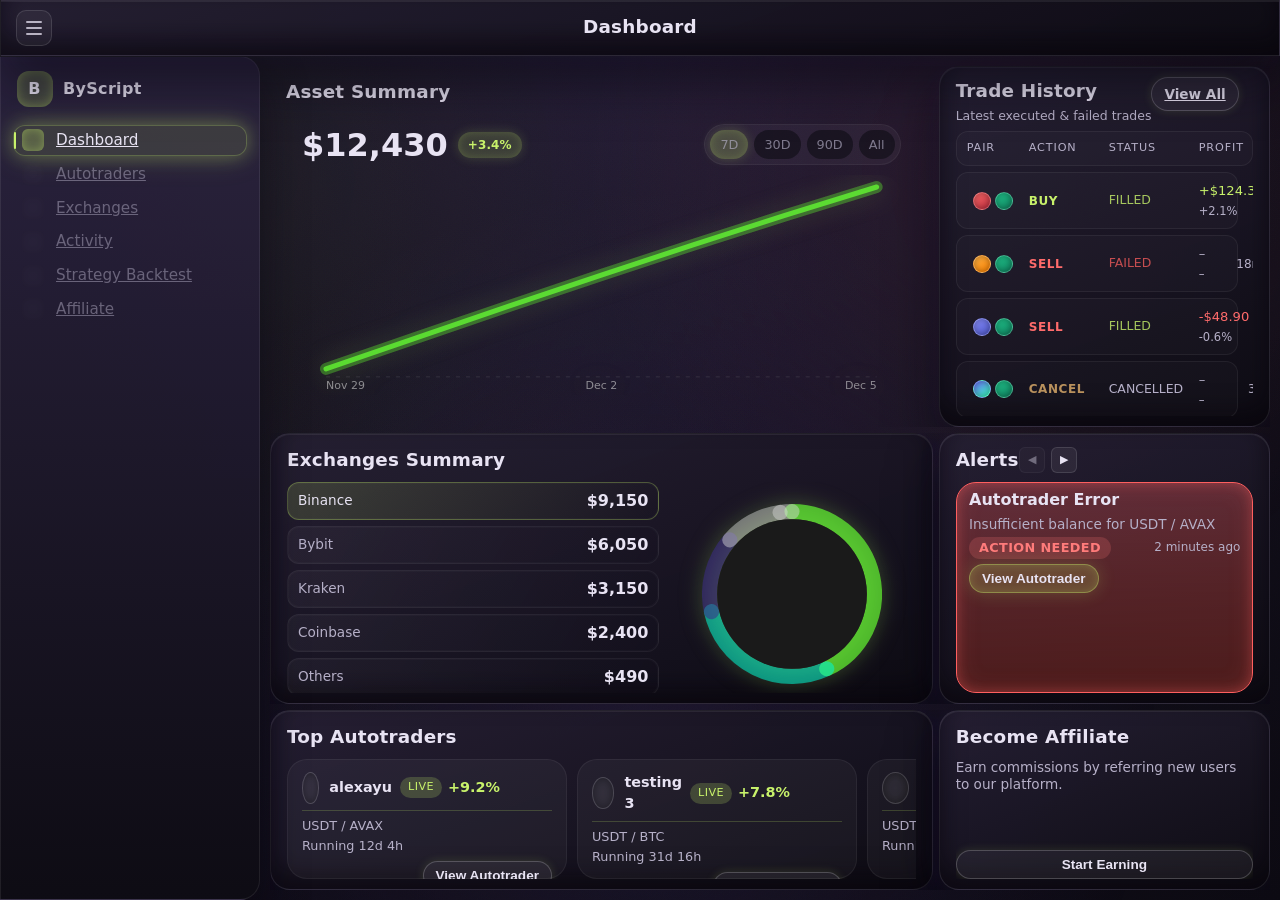
<file: index.html>
<!DOCTYPE html>
<html lang="en">
  <head>
    <meta charset="UTF-8" />
    <meta name="viewport" content="width=device-width, initial-scale=1.0" />
    <title>Trading Dashboard</title>
    <link rel="stylesheet" href="src/styles/color-tokens.css">
    <link rel="stylesheet" href="src/styles/main.css">
  </head>
  <body>
    <div id="app" class="app">
      <button class="sidebar-toggle" type="button" aria-label="Toggle sidebar" aria-expanded="true">
        <span class="sidebar-toggle-line"></span>
        <span class="sidebar-toggle-line"></span>
        <span class="sidebar-toggle-line"></span>
      </button>
      <!-- Header: global dashboard context and title area -->
      <header class="header section section--header section-header">
        <div class="section-header">
          <h1 class="section-title">Dashboard</h1>
        </div>
        <div class="section-body">
          <div class="header-meta">
            <span class="pill" data-field="header.context"></span>
            <span class="header-subtitle" data-field="header.subtitle"></span>
          </div>
        </div>
      </header>
      <div class="app-body">
        <aside>
          <nav class="sidebar" aria-label="Primary">
            <div class="sidebar-header">
              <div class="sidebar-logo" aria-hidden="true">B</div>
              <span class="sidebar-logo-text">ByScript</span>
            </div>
            <ul>
              <li>
                <a class="sidebar-item sidebar-item--active" href="index.html">
                  <span class="sidebar-icon"></span>
                  <span class="sidebar-label">Dashboard</span>
                </a>
              </li>
              <li>
                <a class="sidebar-item" href="pages/autotraders.html">
                  <span class="sidebar-icon"></span>
                  <span class="sidebar-label">Autotraders</span>
                </a>
              </li>
              <li>
                <a class="sidebar-item" href="pages/exchanges.html">
                  <span class="sidebar-icon"></span>
                  <span class="sidebar-label">Exchanges</span>
                </a>
              </li>
              <li>
                <a class="sidebar-item" href="pages/activity.html">
                  <span class="sidebar-icon"></span>
                  <span class="sidebar-label">Activity</span>
                </a>
              </li>
              <li>
                <a class="sidebar-item" href="pages/backtest.html">
                  <span class="sidebar-icon"></span>
                  <span class="sidebar-label">Strategy Backtest</span>
                </a>
              </li>
              <li>
                <a class="sidebar-item" href="pages/affiliate.html">
                  <span class="sidebar-icon"></span>
                  <span class="sidebar-label">Affiliate</span>
                </a>
              </li>
            </ul>
          </nav>
        </aside>
        <main class="main">
          <!-- Asset summary: primary overview and high-level totals -->
          <div class="dashboard-row dashboard-row--split">
            <div class="dashboard-left">
              <section class="section section--primary">
                <div class="section-header">
                  <h2 class="section-title">Asset Summary</h2>
                </div>
                <div class="section-body">
                  <div class="total-performance-chart" data-total-performance="dashboard"></div>
                </div>
              </section>
            </div>
            <div class="dashboard-right">
              <section class="section section--secondary section--trade-history">
                <div class="section-header">
                  <div>
                    <h2 class="section-title">Trade History</h2>
                    <p class="section-subtitle">Latest executed &amp; failed trades</p>
                  </div>
                  <a class="button button--ghost" href="pages/activity.html">View All</a>
                </div>
                <div class="section-body">
                  <div class="trade-history-table"><!-- // added -->
                    <div class="trade-history-header"><!-- // added -->
                      <div>Pair</div>
                      <div>Action</div>
                      <div>Status</div>
                      <div>Profit</div>
                      <div>Time</div>
                    </div>
                    <div class="trade-history-list scrollable" data-list="tradeHistory"></div><!-- // modified -->
                  </div>
                </div>
              </section>
            </div>
          </div>
          <!-- Middle summary: balances and critical alerts overview -->
          <div class="dashboard-row dashboard-row--split dashboard-row--summary">
            <div class="dashboard-left">
              <section class="section section--secondary">
                <div class="section-header">
                  <h2 class="section-title">Exchanges Summary</h2>
                </div>
                <div class="section-body">
                  <div class="summary-grid">
                    <div class="summary-list scrollable" data-list="exchanges"></div>
                    <div class="summary-total">
                      <div class="stat-label">Total Balance</div>
                      <div class="stat-value" data-field="exchanges.total"></div>
                      <div class="chart-placeholder">Chart Placeholder</div>
                    </div>
                  </div>
                </div>
              </section>
            </div>
            <div class="dashboard-right">
              <section class="section section--secondary section--alerts">
                <div class="section-header">
                  <h2 class="section-title">Alerts</h2>
                  <div class="alerts-controls" aria-label="Alerts navigation">
                    <button
                      class="alerts-nav"
                      type="button"
                      data-alert-nav="prev"
                      aria-label="Previous alert"
                    >
                      ◀
                    </button>
                    <button
                      class="alerts-nav"
                      type="button"
                      data-alert-nav="next"
                      aria-label="Next alert"
                    >
                      ▶
                    </button>
                  </div>
                </div>
                <div class="section-body">
                  <div class="alerts-slider">
                    <div class="alerts-slider__track">
                      <div class="alert-card">
                        <div class="alert-title" data-field="alerts.title"></div>
                        <div class="alert-message" data-field="alerts.message"></div>
                        <div class="alert-meta">
                          <span class="badge badge--warning" data-field="alerts.type"></span>
                          <span class="alert-time" data-field="alerts.time"></span>
                        </div>
                        <button
                          class="button button--ghost"
                          type="button"
                          data-field="alerts.cta"
                        ></button>
                      </div>
                    </div>
                  </div>
                </div>
              </section>
            </div>
          </div>
          <!-- Bottom summary: top strategies and affiliate callout -->
          <div class="dashboard-row dashboard-row--split dashboard-row--bottom">
            <div class="dashboard-left">
              <section class="section section--secondary section--autotraders">
                <div class="section-header">
                  <h2 class="section-title">Top Autotraders</h2>
                </div>
                <div class="section-body">
                  <div class="autotraders-list" data-list="topAutotraders"></div>
                </div>
              </section>
            </div>
            <div class="dashboard-right dashboard-right--stack">
              <section class="section section--secondary section--affiliate">
                <div class="section-header">
                  <h2 class="section-title">Become Affiliate</h2>
                </div>
                <div class="section-body">
                  <div class="affiliate-card">
                    <p class="affiliate-description">
                      Earn commissions by referring new users to our platform.
                    </p>
                    <button class="button" type="button">Start Earning</button>
                  </div>
                </div>
              </section>
            </div>
          </div>
        </main>
      </div>
    </div>
    <script type="module" src="src/scripts/main.js"></script>
  </body>
</html>
</file>
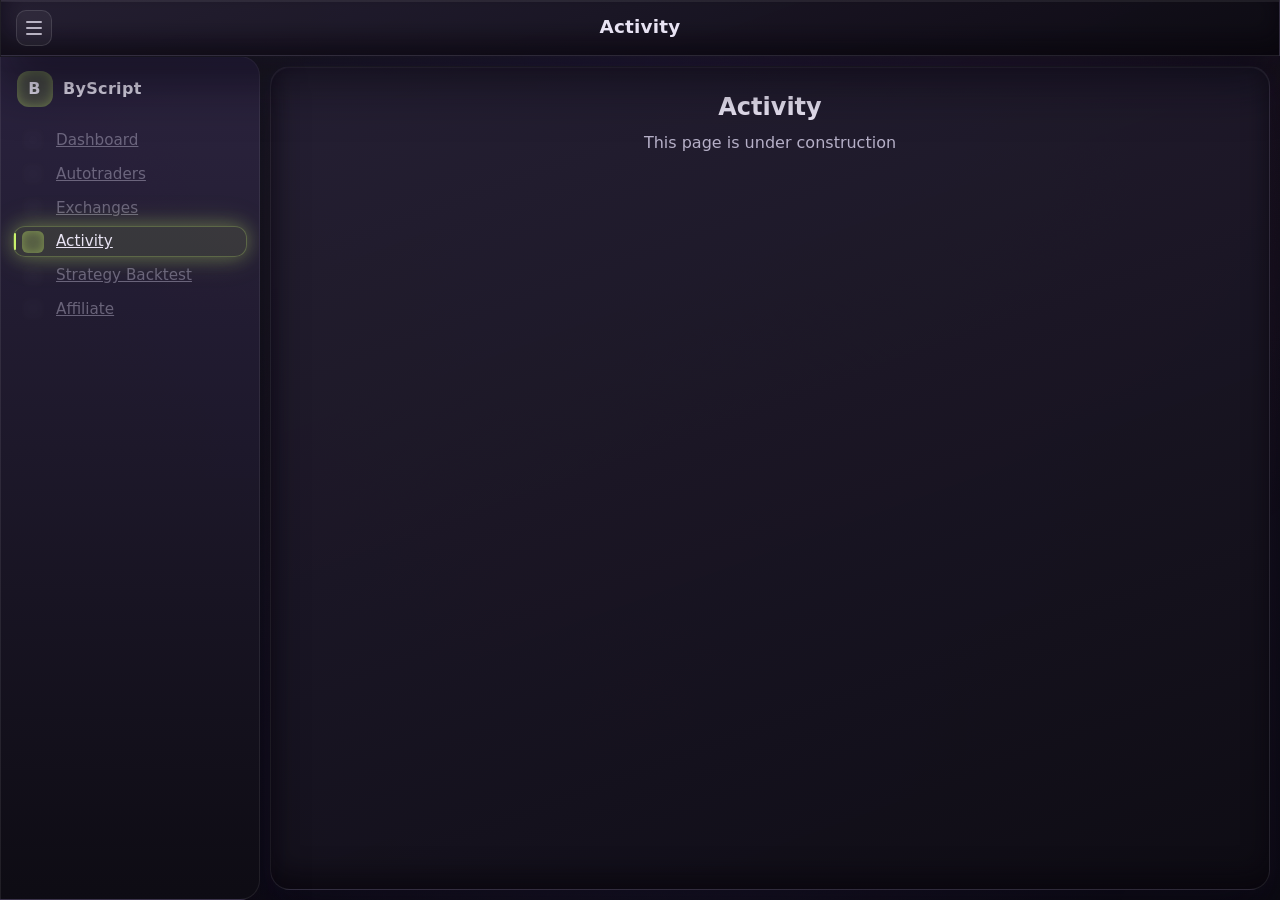
<file: pages/activity.html>
<!DOCTYPE html>
<html lang="en">
  <head>
    <meta charset="UTF-8" />
    <meta name="viewport" content="width=device-width, initial-scale=1.0" />
    <title>Activity | Trading Dashboard</title>
    <link rel="stylesheet" href="../src/styles/color-tokens.css">
    <link rel="stylesheet" href="../src/styles/main.css">
  </head>
  <body>
    <div id="app" class="app">
      <button class="sidebar-toggle" type="button" aria-label="Toggle sidebar" aria-expanded="true">
        <span class="sidebar-toggle-line"></span>
        <span class="sidebar-toggle-line"></span>
        <span class="sidebar-toggle-line"></span>
      </button>
      <header class="header section section--header section-header">
        <div class="section-header">
          <h1 class="section-title">Activity</h1>
        </div>
        <div class="section-body">
          <div class="header-meta">
            <span class="pill" data-field="header.context"></span>
            <span class="header-subtitle" data-field="header.subtitle"></span>
          </div>
        </div>
      </header>
      <div class="app-body">
        <aside>
          <nav class="sidebar" aria-label="Primary">
            <div class="sidebar-header">
              <div class="sidebar-logo" aria-hidden="true">B</div>
              <span class="sidebar-logo-text">ByScript</span>
            </div>
            <ul>
              <li>
                <a class="sidebar-item" href="../index.html">
                  <span class="sidebar-icon"></span>
                  <span class="sidebar-label">Dashboard</span>
                </a>
              </li>
              <li>
                <a class="sidebar-item" href="autotraders.html">
                  <span class="sidebar-icon"></span>
                  <span class="sidebar-label">Autotraders</span>
                </a>
              </li>
              <li>
                <a class="sidebar-item" href="exchanges.html">
                  <span class="sidebar-icon"></span>
                  <span class="sidebar-label">Exchanges</span>
                </a>
              </li>
              <li>
                <a class="sidebar-item sidebar-item--active" href="activity.html">
                  <span class="sidebar-icon"></span>
                  <span class="sidebar-label">Activity</span>
                </a>
              </li>
              <li>
                <a class="sidebar-item" href="backtest.html">
                  <span class="sidebar-icon"></span>
                  <span class="sidebar-label">Strategy Backtest</span>
                </a>
              </li>
              <li>
                <a class="sidebar-item" href="affiliate.html">
                  <span class="sidebar-icon"></span>
                  <span class="sidebar-label">Affiliate</span>
                </a>
              </li>
            </ul>
          </nav>
        </aside>
        <main class="main">
          <section class="section section--secondary empty-state">
            <div class="section-body">
              <div class="empty-state__content">
                <h2 class="empty-state__title">Activity</h2>
                <p class="empty-state__subtitle">This page is under construction</p>
              </div>
            </div>
          </section>
        </main>
      </div>
    </div>
    <script type="module" src="../src/scripts/main.js"></script>
  </body>
</html>
</file>
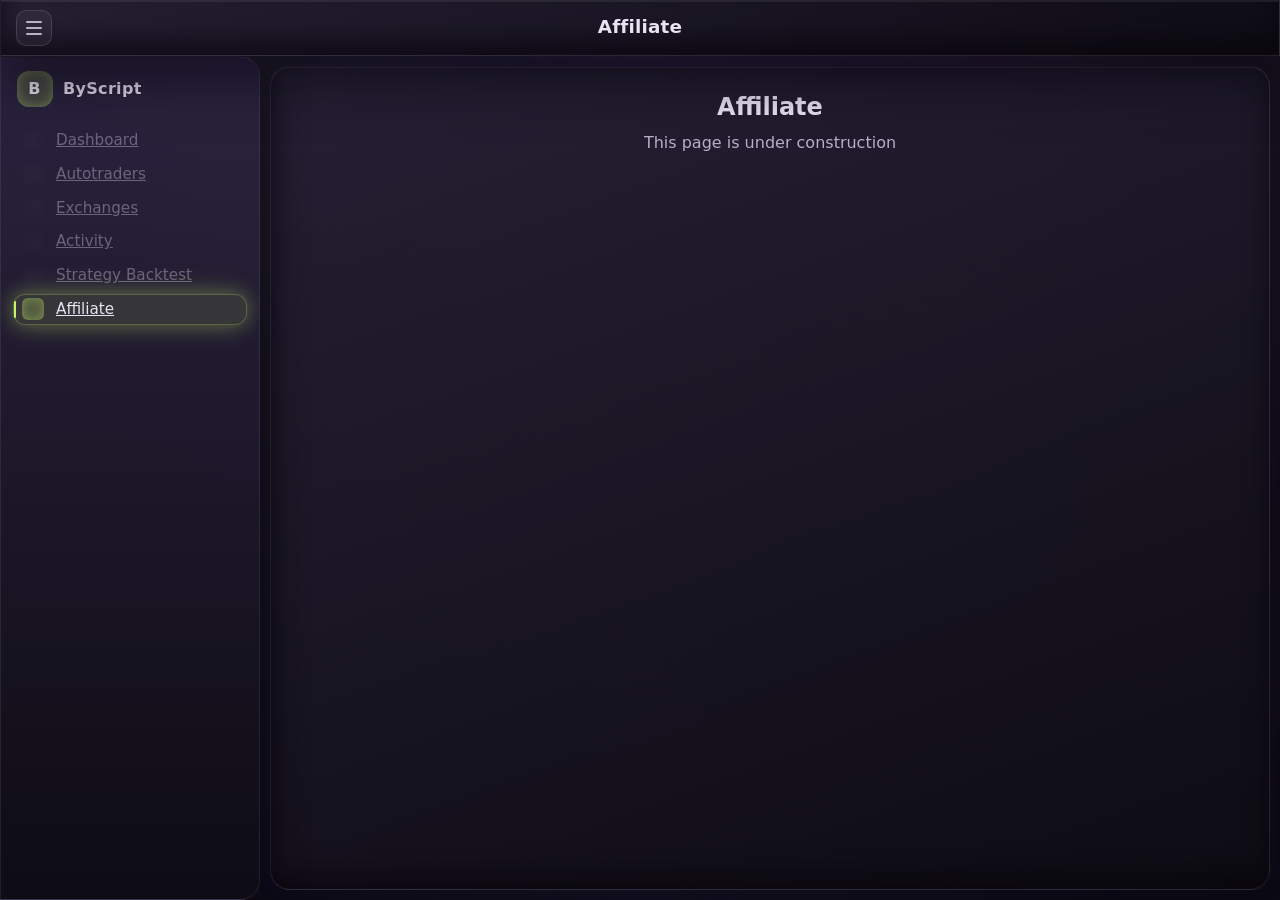
<file: pages/affiliate.html>
<!DOCTYPE html>
<html lang="en">
  <head>
    <meta charset="UTF-8" />
    <meta name="viewport" content="width=device-width, initial-scale=1.0" />
    <title>Affiliate | Trading Dashboard</title>
    <link rel="stylesheet" href="../src/styles/color-tokens.css">
    <link rel="stylesheet" href="../src/styles/main.css">
  </head>
  <body>
    <div id="app" class="app">
      <button class="sidebar-toggle" type="button" aria-label="Toggle sidebar" aria-expanded="true">
        <span class="sidebar-toggle-line"></span>
        <span class="sidebar-toggle-line"></span>
        <span class="sidebar-toggle-line"></span>
      </button>
      <header class="header section section--header section-header">
        <div class="section-header">
          <h1 class="section-title">Affiliate</h1>
        </div>
        <div class="section-body">
          <div class="header-meta">
            <span class="pill" data-field="header.context"></span>
            <span class="header-subtitle" data-field="header.subtitle"></span>
          </div>
        </div>
      </header>
      <div class="app-body">
        <aside>
          <nav class="sidebar" aria-label="Primary">
            <div class="sidebar-header">
              <div class="sidebar-logo" aria-hidden="true">B</div>
              <span class="sidebar-logo-text">ByScript</span>
            </div>
            <ul>
              <li>
                <a class="sidebar-item" href="../index.html">
                  <span class="sidebar-icon"></span>
                  <span class="sidebar-label">Dashboard</span>
                </a>
              </li>
              <li>
                <a class="sidebar-item" href="autotraders.html">
                  <span class="sidebar-icon"></span>
                  <span class="sidebar-label">Autotraders</span>
                </a>
              </li>
              <li>
                <a class="sidebar-item" href="exchanges.html">
                  <span class="sidebar-icon"></span>
                  <span class="sidebar-label">Exchanges</span>
                </a>
              </li>
              <li>
                <a class="sidebar-item" href="activity.html">
                  <span class="sidebar-icon"></span>
                  <span class="sidebar-label">Activity</span>
                </a>
              </li>
              <li>
                <a class="sidebar-item" href="backtest.html">
                  <span class="sidebar-icon"></span>
                  <span class="sidebar-label">Strategy Backtest</span>
                </a>
              </li>
              <li>
                <a class="sidebar-item sidebar-item--active" href="affiliate.html">
                  <span class="sidebar-icon"></span>
                  <span class="sidebar-label">Affiliate</span>
                </a>
              </li>
            </ul>
          </nav>
        </aside>
        <main class="main">
          <section class="section section--secondary empty-state">
            <div class="section-body">
              <div class="empty-state__content">
                <h2 class="empty-state__title">Affiliate</h2>
                <p class="empty-state__subtitle">This page is under construction</p>
              </div>
            </div>
          </section>
        </main>
      </div>
    </div>
    <script type="module" src="../src/scripts/main.js"></script>
  </body>
</html>
</file>
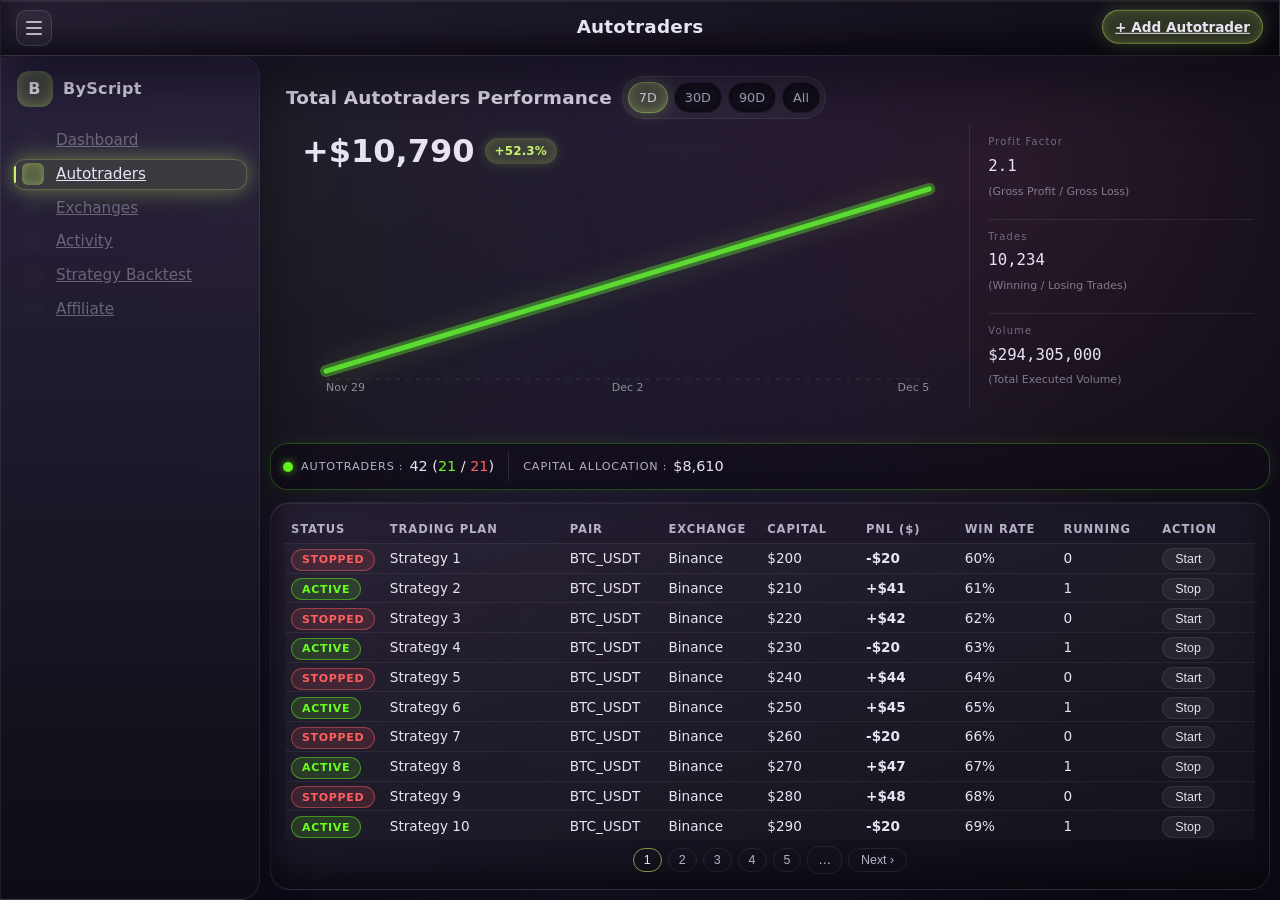
<file: pages/autotraders.html>
<!DOCTYPE html>
<html lang="en">
  <head>
    <meta charset="UTF-8" />
    <meta name="viewport" content="width=device-width, initial-scale=1.0" />
    <title>Autotraders | Trading Dashboard</title>
    <link rel="stylesheet" href="../src/styles/color-tokens.css">
    <link rel="stylesheet" href="../src/styles/main.css">
    <style>
      .page-autotraders .status-pill.active {
        color: #68fe1d;
        border: 1px solid rgba(104, 254, 29, 0.45);
        background: rgba(104, 254, 29, 0.14);
      }

      .page-autotraders .status-pill.stopped {
        color: #ff5f5f;
        border: 1px solid rgba(255, 95, 95, 0.45);
        background: rgba(255, 95, 95, 0.14);
      }

      .page-autotraders .page-button.active {
        border-color: rgba(200, 242, 107, 0.6);
        color: var(--color-text);
      }

      .page-autotraders .text-green {
        color: #68fe1d;
      }

      .page-autotraders .text-red {
        color: #ff5f5f;
      }

      .page-autotraders .performance-metrics {
        display: grid;
        grid-template-rows: repeat(3, minmax(0, auto));
        gap: 0;
        --metric-positive: #9fd6a6;
        --metric-negative: #e2a2a2;
      }

      .page-autotraders .metrics-stack {
        display: grid;
        grid-template-columns: repeat(2, minmax(0, 1fr));
        column-gap: 24px;
        row-gap: 14px;
      }

      .page-autotraders .metric-card {
        display: flex;
        flex-direction: column;
        gap: 6px;
        padding: 12px 0;
        border-radius: 0;
        background: transparent;
        border: none;
      }

      .page-autotraders .metric-card:nth-child(n + 3) {
        border-top: 1px solid rgba(255, 255, 255, 0.08);
        padding-top: 14px;
      }

      .page-autotraders .metric-card .metric-label {
        font-size: 0.62rem;
        color: var(--color-muted);
        text-transform: uppercase;
        letter-spacing: 0.12em;
        opacity: 0.55;
      }

      .page-autotraders .metric-card .metric-value {
        display: block;
        text-align: left;
        font-size: 0.98rem;
        font-weight: 500;
      }

      .page-autotraders .metric-card .metric-sub {
        font-size: 0.78rem;
        color: rgba(232, 227, 243, 0.72);
        display: block;
        margin-top: 8px;
      }

      .page-autotraders .metric-card .metric-sub-value {
        font-weight: 500;
      }

      .page-autotraders .metric-card .metric-sub-positive {
        color: var(--metric-positive);
      }

      .page-autotraders .metric-card .metric-sub-negative {
        color: var(--metric-negative);
      }

      .page-autotraders .metric-card .metric-breakdown {
        display: inline-flex;
        align-items: center;
        gap: 4px;
      }

      .page-autotraders .metric-card .metric-sub-divider {
        color: rgba(232, 227, 243, 0.38);
      }

      .page-autotraders .autotraders-live {
        display: inline-flex;
        align-items: center;
        justify-content: flex-start;
        flex-direction: row;
        min-height: auto;
        
        gap: 8px;
        padding: 8px 12px;
        border-radius: 18px;
        background: rgba(16, 12, 24, 0.7);
        border: 1px solid rgba(104, 254, 29, 0.25);
        box-shadow: 0 0 16px rgba(104, 254, 29, 0.08);
        line-height: 1;
      }

      

      .page-autotraders .live-indicator {
        width: 10px;
        height: 10px;
        border-radius: 999px;
        background: #68fe1d;
        box-shadow: 0 0 8px rgba(104, 254, 29, 0.7);
        animation: livePulse 1.5s ease-in-out infinite;
      }

      .page-autotraders .live-item {
        font-size: 0.9rem;
        color: var(--color-text);
        display: inline-flex;
        align-items: center;
        gap: 6px;
      }

      .page-autotraders .live-label {
        font-size: 0.7rem;
        letter-spacing: 0.08em;
        text-transform: uppercase;
        color: var(--color-muted);
      }

      .page-autotraders .live-label::after {
        content: ":";
        margin-left: 4px;
      }

      .page-autotraders .live-value {
        font-size: 0.9rem;
        color: var(--color-text);
      }

      .page-autotraders .live-divider {
        width: 1px;
        align-self: stretch;
        background: rgba(255, 255, 255, 0.12);
        margin: 0 6px;
      }

      .page-autotraders .autotraders-table {
      }

      @keyframes livePulse {
        0%,
        100% {
          opacity: 0.35;
          transform: scale(0.9);
        }
        50% {
          opacity: 1;
          transform: scale(1.2);
        }
      }

    </style>
  </head>
  <body class="page-autotraders">
    <div id="app" class="app">
      <button class="sidebar-toggle" type="button" aria-label="Toggle sidebar" aria-expanded="true">
        <span class="sidebar-toggle-line"></span>
        <span class="sidebar-toggle-line"></span>
        <span class="sidebar-toggle-line"></span>
      </button>
      <header class="header section section--header section-header autotraders-header">
        <div class="section-header autotraders-header-row">
          <h1 class="section-title">Autotraders</h1>
          <a class="button autotraders-add-button" href="autotraders/new.html">+ Add Autotrader</a>
        </div>
      </header>
      <div class="app-body">
        <aside>
          <nav class="sidebar" aria-label="Primary">
            <div class="sidebar-header">
              <div class="sidebar-logo" aria-hidden="true">B</div>
              <span class="sidebar-logo-text">ByScript</span>
            </div>
            <ul>
              <li>
                <a class="sidebar-item" href="../index.html">
                  <span class="sidebar-icon"></span>
                  <span class="sidebar-label">Dashboard</span>
                </a>
              </li>
              <li>
                <a class="sidebar-item sidebar-item--active" href="autotraders.html">
                  <span class="sidebar-icon"></span>
                  <span class="sidebar-label">Autotraders</span>
                </a>
              </li>
              <li>
                <a class="sidebar-item" href="exchanges.html">
                  <span class="sidebar-icon"></span>
                  <span class="sidebar-label">Exchanges</span>
                </a>
              </li>
              <li>
                <a class="sidebar-item" href="activity.html">
                  <span class="sidebar-icon"></span>
                  <span class="sidebar-label">Activity</span>
                </a>
              </li>
              <li>
                <a class="sidebar-item" href="backtest.html">
                  <span class="sidebar-icon"></span>
                  <span class="sidebar-label">Strategy Backtest</span>
                </a>
              </li>
              <li>
                <a class="sidebar-item" href="affiliate.html">
                  <span class="sidebar-icon"></span>
                  <span class="sidebar-label">Affiliate</span>
                </a>
              </li>
            </ul>
          </nav>
        </aside>
        <main class="main autotraders-main">
          <div class="autotraders-page">
            <section class="autotraders-performance autotraders-chart section section--primary">
            <div class="section-header">
              <div class="section-title-group">
                <h2 class="section-title">Total Autotraders Performance</h2>
                <div class="timeframe-pills" aria-label="Autotraders performance timeframe"></div>
              </div>
            </div>
            <div class="section-body">
              <div class="performance-layout">
                <div class="performance-chart">
                  <div class="total-performance-chart" data-total-performance="autotraders"></div>
                </div>
                <div class="performance-metrics">
                  <div class="metric-row">
                    <span class="metric-label">Profit Factor</span>
                    <span class="metric-value" id="metric-profit-factor">2.1</span>
                    <span class="metric-subvalue">(Gross Profit / Gross Loss)</span>
                  </div>
                  <div class="metric-row">
                    <span class="metric-label">Trades</span>
                    <span class="metric-value" id="metric-trades">10,234</span>
                    <span class="metric-subvalue">(Winning / Losing Trades)</span>
                  </div>
                  <div class="metric-row">
                    <span class="metric-label">Volume</span>
                    <span class="metric-value" id="metric-volume">$294,305,000</span>
                    <span class="metric-subvalue">(Total Executed Volume)</span>
                  </div>
                </div>
              </div>
            </div>
            </section>
            <section class="autotraders-live autotraders-summary section section--secondary">
            <span class="live-indicator" aria-hidden="true"></span>
            <span class="live-item" id="live-autotraders">
              <span class="live-label">Autotraders</span>
              <span class="live-value">
                <span id="live-autotraders-total">201</span>
                (<span
                  class="text-green"
                  id="live-autotraders-active"
                  title="Active autotraders currently running"
                >151</span> /
                <span
                  class="text-red"
                  id="live-autotraders-stopped"
                  title="Stopped autotraders"
                >50</span>)
              </span>
            </span>
            <span class="live-divider" aria-hidden="true"></span>
            <span class="live-item" id="live-capital">
              <span class="live-label">Capital Allocation</span>
              <span class="live-value" id="live-capital-value">$305,000</span>
            </span>
          </section>
            <section class="autotraders-table section section--secondary">
              <div class="section-body">
                <table>
                  <thead>
                    <tr>
                      <th>Status</th>
                      <th class="col-trading-plan">Trading Plan</th>
                      <th>Pair</th>
                      <th>Exchange</th>
                      <th>Capital</th>
                      <th>PnL ($)</th>
                      <th>Win Rate</th>
                      <th>Running</th>
                      <th>Action</th>
                    </tr>
                  </thead>
                  <tbody id="autotraders-tbody"></tbody>
                </table>
                <div class="table-pagination" aria-label="Pagination">
                  <button class="page-button pagination-btn active" type="button" data-page="1">1</button>
                  <button class="page-button pagination-btn" type="button" data-page="2">2</button>
                  <button class="page-button pagination-btn" type="button" data-page="3">3</button>
                  <button class="page-button pagination-btn" type="button" data-page="4">4</button>
                  <button class="page-button pagination-btn" type="button" data-page="5">5</button>
                  <span class="page-ellipsis">…</span>
                  <button class="page-button next" type="button">Next ›</button>
                </div>
              </div>
            </section>
          </div>
        </main>
      </div>
    </div>
    <script type="module" src="../src/scripts/main.js"></script>
    <script type="module">
      import { renderTotalPerformanceChart } from "../src/scripts/components/TotalPerformanceChart.js";

      const buildSeries = (points, start, end) => {
        const trend = (end - start) / Math.max(points - 1, 1);
        return Array.from({ length: points }, (_, index) => {
          const base = start + trend * index;
          const variance = Math.sin(index / 4) * 90 + Math.sin(index / 12) * 45;
          return Math.round(base + variance);
        });
      };

      const autotradersData = {
        "7D": {
          chart: Array.from({ length: 7 }, (_, i) => 120 + i * 15),
          metrics: {
            pnl: 10790,
            pnlPct: 52.3,
            volume: 294305000,
            trades: { total: 10234, win: 7320, loss: 2914 },
            capital: 305000,
            profit: 22659,
            loss: 10790,
            autotraders: { active: 151, stopped: 50 },
          },
        },
        "30D": {
          chart: Array.from({ length: 30 }, (_, i) => 80 + i * 8),
          metrics: {
            pnl: 18320,
            pnlPct: 64.1,
            volume: 610400000,
            trades: { total: 29840, win: 21400, loss: 8440 },
            capital: 305000,
            profit: 44200,
            loss: 18320,
            autotraders: { active: 162, stopped: 39 },
          },
        },
        "90D": {
          chart: Array.from({ length: 90 }, (_, i) => 40 + i * 5),
          metrics: {
            pnl: 39250,
            pnlPct: 88.7,
            volume: 1280000000,
            trades: { total: 82120, win: 61200, loss: 20920 },
            capital: 305000,
            profit: 113825,
            loss: 39250,
            autotraders: { active: 180, stopped: 21 },
          },
        },
        All: {
          chart: buildSeries(120, 60, 520),
          metrics: {
            pnl: 51240,
            pnlPct: 104.2,
            volume: 2200000000,
            trades: { total: 112340, win: 84200, loss: 28140 },
            capital: 305000,
            profit: 165000,
            loss: 51240,
            autotraders: { active: 182, stopped: 19 },
          },
        },
      };

      const PAGE_SIZE = 10;
      let currentPage = 1;

      const storedAutotraders = JSON.parse(
        localStorage.getItem("byscript_custom_autotraders") || "[]"
      );
      const autotradersList = [
        ...storedAutotraders,
        ...[...Array(42)].map((_, i) => ({
          id: i + 1,
          name: `Strategy ${i + 1}`,
          pair: "BTC_USDT",
          exchange: "Binance",
          capital: 200 + i * 10,
          pnl: i % 3 === 0 ? -20 : 40 + i,
          winRate: 60 + (i % 10),
          running: i % 2,
          status: i % 2 ? "ACTIVE" : "STOPPED",
        })),
      ];

      const performanceContainer = document.querySelector(
        ".page-autotraders [data-total-performance=\"autotraders\"]"
      );

      const autotradersPerformance = {
        totalBalance: "",
        change: "",
        changeLabel: "",
        chart: {
          activeRange: "7D",
          fullSeries: autotradersData.All.chart,
          ranges: {
            "7D": autotradersData["7D"].chart,
            "30D": autotradersData["30D"].chart,
            "90D": autotradersData["90D"].chart,
          },
        },
      };

      const normalizeRangeKey = (range) => (range === "all" ? "All" : range);

      const updatePerformanceSummary = (range) => {
        const rangeKey = normalizeRangeKey(range);
        const metrics = autotradersData[rangeKey]?.metrics;
        if (!metrics) {
          return;
        }
        const pnlPctValue = Number(metrics.pnlPct);
        const pnlPctSign = pnlPctValue > 0 ? "+" : pnlPctValue < 0 ? "-" : "";

        autotradersPerformance.totalBalance = `+$${metrics.pnl.toLocaleString()}`;
        autotradersPerformance.change = `${pnlPctSign}${Math.abs(pnlPctValue)}%`;
        autotradersPerformance.changeLabel =
          rangeKey === "All" ? "vs all time" : `vs last ${rangeKey.toLowerCase()}`;
        autotradersPerformance.chart.activeRange = range;
      };

      const renderAutotradersPerformance = () => {
        renderTotalPerformanceChart({
          container: performanceContainer,
          dataSource: "autotraders",
          data: autotradersPerformance,
          status: "ready",
          onRangeChange: handleRangeChange,
          timeframeContainer: document.querySelector(
            ".autotraders-performance .section-header .timeframe-pills"
          ),
        });
      };

      const renderRow = (row) => {
        const pnlClass = row.pnl < 0 ? "pnl-negative" : "pnl-positive";
        const statusClass = row.status === "ACTIVE" ? "active" : "stopped";
        const actionLabel = row.status === "ACTIVE" ? "Stop" : "Start";
        return `
          <tr>
            <td><span class="status-pill ${statusClass}">${row.status}</span></td>
            <td class="col-trading-plan"><span class="trading-plan-name">${row.name}</span></td>
            <td>${row.pair}</td>
            <td>${row.exchange}</td>
            <td>$${row.capital.toLocaleString()}</td>
            <td class="${pnlClass}">${row.pnl < 0 ? "-" : "+"}$${Math.abs(row.pnl)}</td>
            <td>${row.winRate}%</td>
            <td>${row.running}</td>
            <td><button class="table-action action-btn" type="button" data-id="${row.id}">${actionLabel}</button></td>
          </tr>
        `;
      };

      function renderAutotradersPage(page) {
        const start = (page - 1) * PAGE_SIZE;
        const end = start + PAGE_SIZE;
        const rows = autotradersList.slice(start, end);

        const tbody = document.querySelector("#autotraders-tbody");
        if (!tbody) {
          return;
        }
        tbody.innerHTML = "";

        rows.forEach((row) => {
          tbody.insertAdjacentHTML("beforeend", renderRow(row));
        });
      }

      function updateGlobalMetrics(range) {
        const rangeKey = normalizeRangeKey(range);
        const m = autotradersData[rangeKey]?.metrics;
        if (!m) {
          return;
        }
        const profitFactor = (m.profit / m.loss).toFixed(1);
        document.querySelector("#metric-profit-factor").innerText = profitFactor;
        document.querySelector("#metric-trades").innerText = `${m.trades.total.toLocaleString()}`;
        document.querySelector("#metric-volume").innerText = `$${m.volume.toLocaleString()}`;
        updateCapitalAllocation();
      }

      function updateCapitalAllocation() {
        const activeCapital = autotradersList
          .filter((bot) => bot.status === "ACTIVE")
          .reduce((sum, bot) => sum + bot.capital, 0);
        document.querySelector("#live-capital-value").innerText = `$${activeCapital.toLocaleString()}`;
      }

      function computeLiveAutotraders() {
        const active = autotradersList.filter((bot) => bot.status === "ACTIVE").length;
        const stopped = autotradersList.filter((bot) => bot.status === "STOPPED").length;
        return { total: autotradersList.length, active, stopped };
      }

      function updateLiveAutotraders() {
        const live = computeLiveAutotraders();
        document.querySelector("#live-autotraders-total").innerText = live.total;
        document.querySelector("#live-autotraders-active").innerText = live.active;
        document.querySelector("#live-autotraders-stopped").innerText = live.stopped;
      }

      function handleRangeChange(range) {
        updatePerformanceSummary(range);
        updateGlobalMetrics(range);
        renderAutotradersPerformance();
      }

      document.querySelectorAll(".pagination-btn").forEach((btn) => {
        btn.addEventListener("click", () => {
          currentPage = Number(btn.dataset.page);
          renderAutotradersPage(currentPage);

          document.querySelectorAll(".pagination-btn").forEach((b) => b.classList.remove("active"));
          btn.classList.add("active");
        });
      });

      document.addEventListener("click", (e) => {
        const target = e.target;
        if (!(target instanceof HTMLElement) || !target.classList.contains("action-btn")) {
          return;
        }

        const id = Number(target.dataset.id);
        const bot = autotradersList.find((entry) => entry.id === id);

        if (!bot) {
          return;
        }

        if (bot.status === "ACTIVE") {
          bot.status = "STOPPED";
          bot.running = 0;
        } else {
          bot.status = "ACTIVE";
          bot.running = 1;
        }

        renderAutotradersPage(currentPage);
        updateLiveAutotraders();
        updateCapitalAllocation();
      });

      updatePerformanceSummary("7D");
      updateGlobalMetrics("7D");
      renderAutotradersPerformance();
      renderAutotradersPage(currentPage);
      updateLiveAutotraders();
      updateCapitalAllocation();
    </script>
  </body>
</html>
</file>
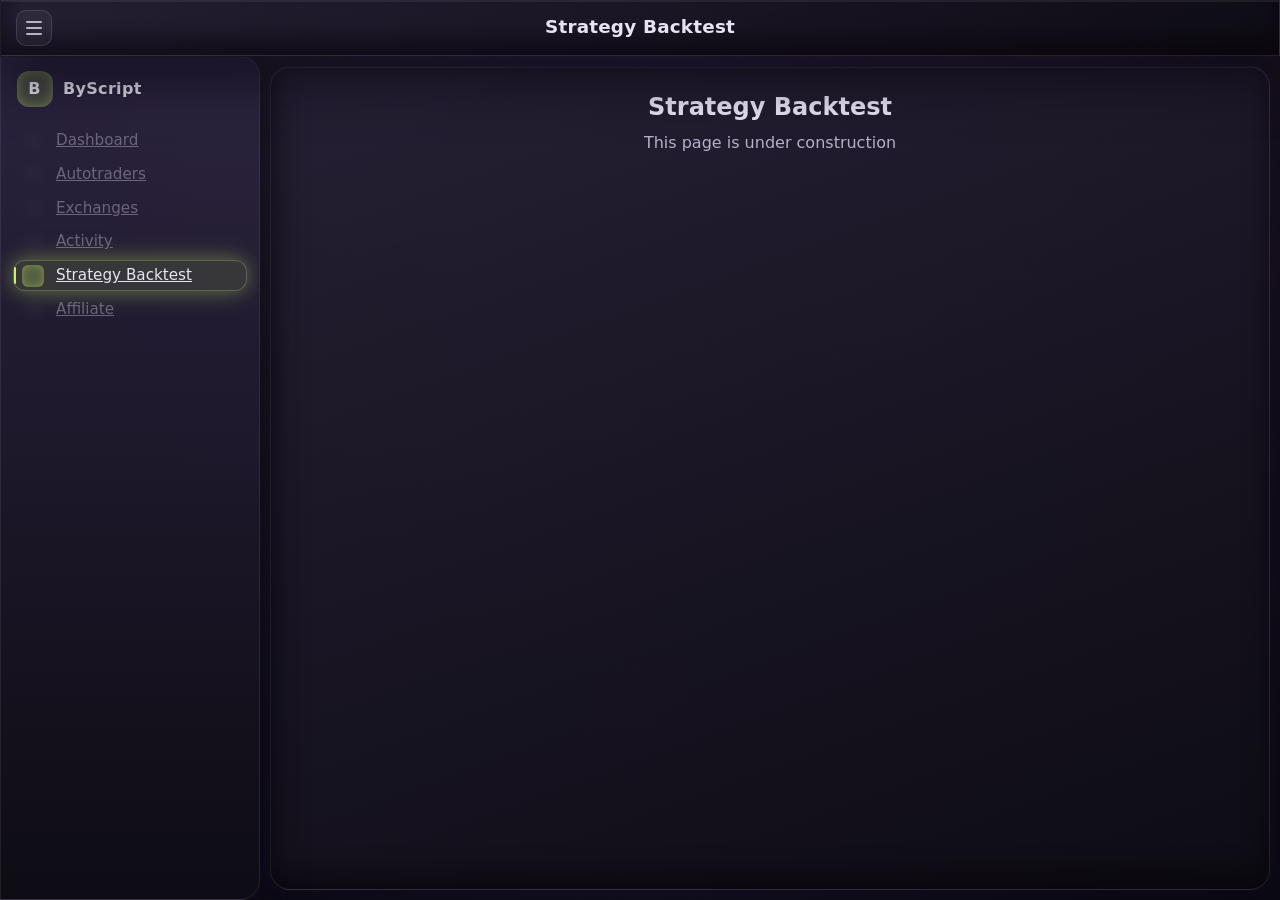
<file: pages/backtest.html>
<!DOCTYPE html>
<html lang="en">
  <head>
    <meta charset="UTF-8" />
    <meta name="viewport" content="width=device-width, initial-scale=1.0" />
    <title>Strategy Backtest | Trading Dashboard</title>
    <link rel="stylesheet" href="../src/styles/color-tokens.css">
    <link rel="stylesheet" href="../src/styles/main.css">
  </head>
  <body>
    <div id="app" class="app">
      <button class="sidebar-toggle" type="button" aria-label="Toggle sidebar" aria-expanded="true">
        <span class="sidebar-toggle-line"></span>
        <span class="sidebar-toggle-line"></span>
        <span class="sidebar-toggle-line"></span>
      </button>
      <header class="header section section--header section-header">
        <div class="section-header">
          <h1 class="section-title">Strategy Backtest</h1>
        </div>
        <div class="section-body">
          <div class="header-meta">
            <span class="pill" data-field="header.context"></span>
            <span class="header-subtitle" data-field="header.subtitle"></span>
          </div>
        </div>
      </header>
      <div class="app-body">
        <aside>
          <nav class="sidebar" aria-label="Primary">
            <div class="sidebar-header">
              <div class="sidebar-logo" aria-hidden="true">B</div>
              <span class="sidebar-logo-text">ByScript</span>
            </div>
            <ul>
              <li>
                <a class="sidebar-item" href="../index.html">
                  <span class="sidebar-icon"></span>
                  <span class="sidebar-label">Dashboard</span>
                </a>
              </li>
              <li>
                <a class="sidebar-item" href="autotraders.html">
                  <span class="sidebar-icon"></span>
                  <span class="sidebar-label">Autotraders</span>
                </a>
              </li>
              <li>
                <a class="sidebar-item" href="exchanges.html">
                  <span class="sidebar-icon"></span>
                  <span class="sidebar-label">Exchanges</span>
                </a>
              </li>
              <li>
                <a class="sidebar-item" href="activity.html">
                  <span class="sidebar-icon"></span>
                  <span class="sidebar-label">Activity</span>
                </a>
              </li>
              <li>
                <a class="sidebar-item sidebar-item--active" href="backtest.html">
                  <span class="sidebar-icon"></span>
                  <span class="sidebar-label">Strategy Backtest</span>
                </a>
              </li>
              <li>
                <a class="sidebar-item" href="affiliate.html">
                  <span class="sidebar-icon"></span>
                  <span class="sidebar-label">Affiliate</span>
                </a>
              </li>
            </ul>
          </nav>
        </aside>
        <main class="main">
          <section class="section section--secondary empty-state">
            <div class="section-body">
              <div class="empty-state__content">
                <h2 class="empty-state__title">Strategy Backtest</h2>
                <p class="empty-state__subtitle">This page is under construction</p>
              </div>
            </div>
          </section>
        </main>
      </div>
    </div>
    <script type="module" src="../src/scripts/main.js"></script>
  </body>
</html>
</file>
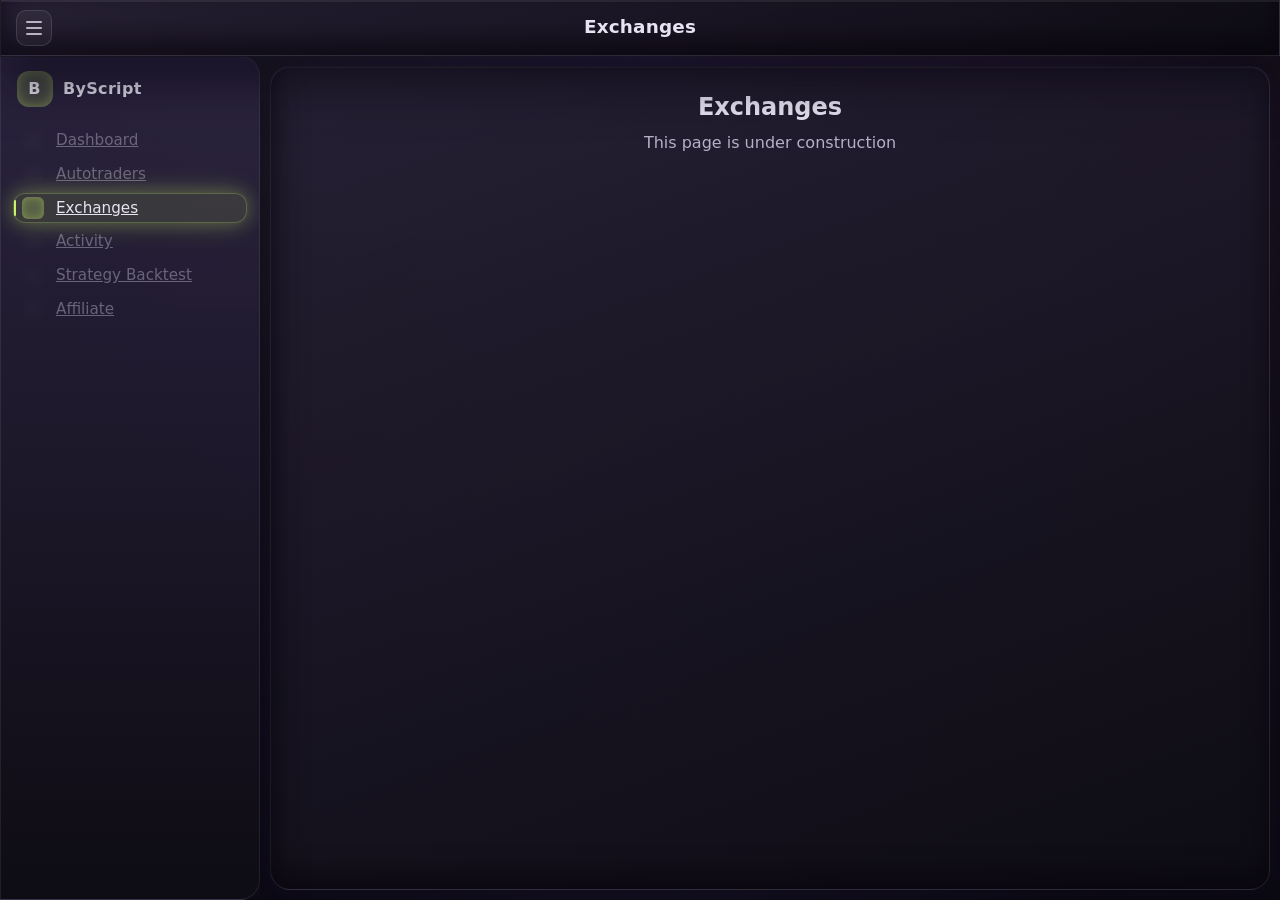
<file: pages/exchanges.html>
<!DOCTYPE html>
<html lang="en">
  <head>
    <meta charset="UTF-8" />
    <meta name="viewport" content="width=device-width, initial-scale=1.0" />
    <title>Exchanges | Trading Dashboard</title>
    <link rel="stylesheet" href="../src/styles/color-tokens.css">
    <link rel="stylesheet" href="../src/styles/main.css">
  </head>
  <body>
    <div id="app" class="app">
      <button class="sidebar-toggle" type="button" aria-label="Toggle sidebar" aria-expanded="true">
        <span class="sidebar-toggle-line"></span>
        <span class="sidebar-toggle-line"></span>
        <span class="sidebar-toggle-line"></span>
      </button>
      <header class="header section section--header section-header">
        <div class="section-header">
          <h1 class="section-title">Exchanges</h1>
        </div>
        <div class="section-body">
          <div class="header-meta">
            <span class="pill" data-field="header.context"></span>
            <span class="header-subtitle" data-field="header.subtitle"></span>
          </div>
        </div>
      </header>
      <div class="app-body">
        <aside>
          <nav class="sidebar" aria-label="Primary">
            <div class="sidebar-header">
              <div class="sidebar-logo" aria-hidden="true">B</div>
              <span class="sidebar-logo-text">ByScript</span>
            </div>
            <ul>
              <li>
                <a class="sidebar-item" href="../index.html">
                  <span class="sidebar-icon"></span>
                  <span class="sidebar-label">Dashboard</span>
                </a>
              </li>
              <li>
                <a class="sidebar-item" href="autotraders.html">
                  <span class="sidebar-icon"></span>
                  <span class="sidebar-label">Autotraders</span>
                </a>
              </li>
              <li>
                <a class="sidebar-item sidebar-item--active" href="exchanges.html">
                  <span class="sidebar-icon"></span>
                  <span class="sidebar-label">Exchanges</span>
                </a>
              </li>
              <li>
                <a class="sidebar-item" href="activity.html">
                  <span class="sidebar-icon"></span>
                  <span class="sidebar-label">Activity</span>
                </a>
              </li>
              <li>
                <a class="sidebar-item" href="backtest.html">
                  <span class="sidebar-icon"></span>
                  <span class="sidebar-label">Strategy Backtest</span>
                </a>
              </li>
              <li>
                <a class="sidebar-item" href="affiliate.html">
                  <span class="sidebar-icon"></span>
                  <span class="sidebar-label">Affiliate</span>
                </a>
              </li>
            </ul>
          </nav>
        </aside>
        <main class="main">
          <section class="section section--secondary empty-state">
            <div class="section-body">
              <div class="empty-state__content">
                <h2 class="empty-state__title">Exchanges</h2>
                <p class="empty-state__subtitle">This page is under construction</p>
              </div>
            </div>
          </section>
        </main>
      </div>
    </div>
    <script type="module" src="../src/scripts/main.js"></script>
  </body>
</html>
</file>
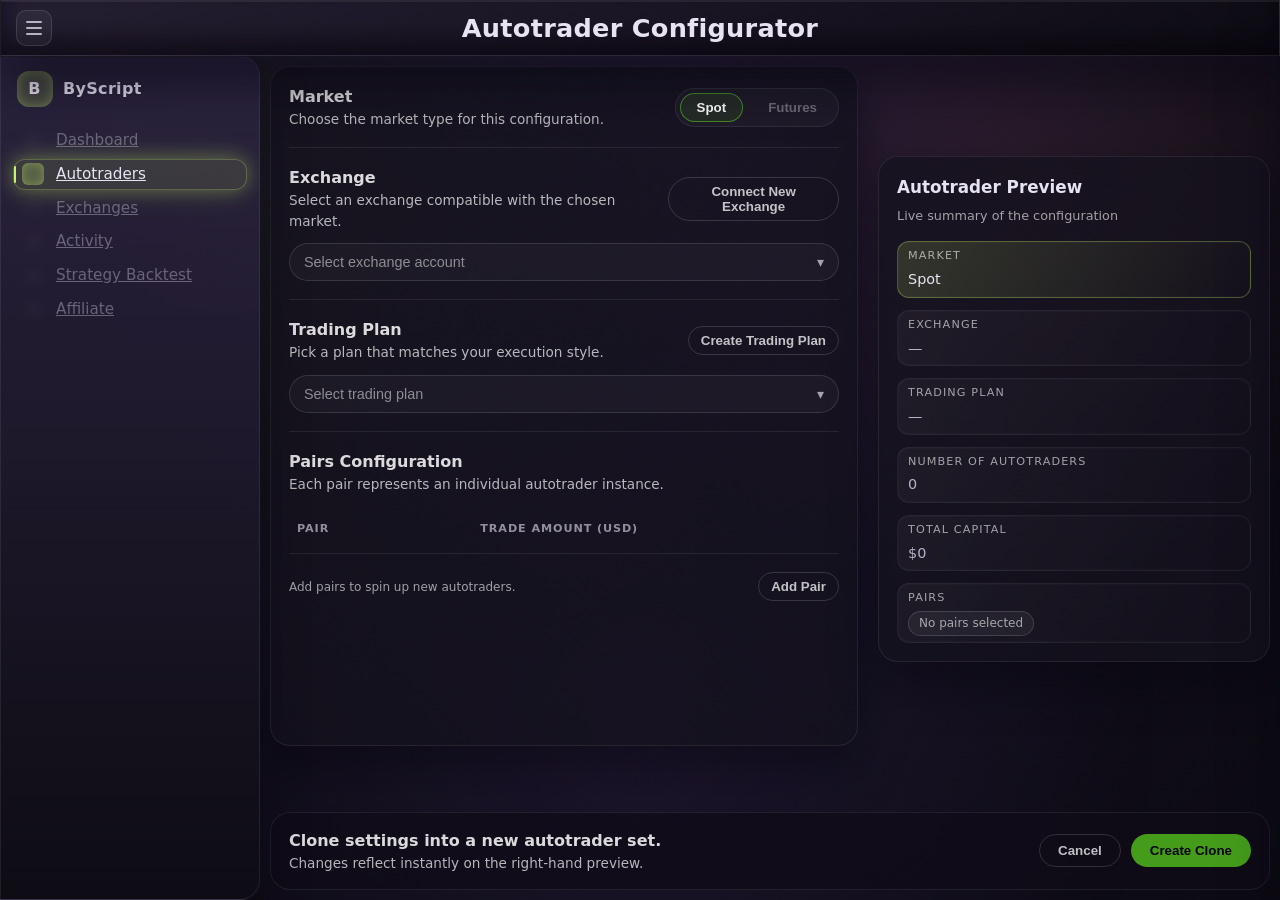
<file: pages/autotraders/clone.html>
<!DOCTYPE html>
<html lang="en">
  <head>
    <meta charset="UTF-8" />
    <meta name="viewport" content="width=device-width, initial-scale=1.0" />
    <title>Autotrader Clone | ByScript</title>
    <link rel="stylesheet" href="../../src/styles/color-tokens.css">
    <link rel="stylesheet" href="../../src/styles/main.css">
    <style>
      .page-autotrader-config {
        --config-panel-max-height: 680px;
        --pairs-row-height: 48px;
        --pairs-visible-rows: 5;
        --pairs-scroll-padding: 8px;
      }

      .page-autotrader-config .section--header {
        display: grid;
        gap: 6px;
      }

      .page-autotrader-config .section-title {
        font-size: 1.6rem;
      }

      .page-autotrader-config .section-subtitle {
        color: rgba(255, 255, 255, 0.6);
        font-size: 0.95rem;
      }

      .page-autotrader-config .configurator-layout {
        display: grid;
        grid-template-columns: minmax(0, 1.35fr) minmax(0, 0.9fr);
        gap: 20px;
        align-items: start;
      }

      .page-autotrader-config .config-panel,
      .page-autotrader-config .summary-panel {
        background: rgba(21, 18, 30, 0.75);
        border: 1px solid var(--color-border);
        border-radius: var(--radius-lg);
        padding: 18px;
        box-shadow: var(--shadow-soft);
      }

      .page-autotrader-config .config-panel {
        max-height: var(--config-panel-max-height);
        height: var(--config-panel-max-height);
        overflow: hidden;
      }

      .page-autotrader-config .config-section + .config-section {
        margin-top: 18px;
        padding-top: 18px;
        border-top: 1px solid rgba(255, 255, 255, 0.08);
      }

      .page-autotrader-config .config-section-header {
        display: flex;
        align-items: center;
        justify-content: space-between;
        gap: 12px;
        margin-bottom: 12px;
      }

      .page-autotrader-config .config-section-title {
        font-size: 1rem;
        font-weight: 600;
        color: rgba(255, 255, 255, 0.85);
      }

      .page-autotrader-config .config-section-description,
      .page-autotrader-config .section-description,
      .page-autotrader-config .section-helper,
      .page-autotrader-config .pairs-description {
        color: rgba(255, 255, 255, 0.7);
        font-size: 0.85rem;
      }

      .page-autotrader-config .toggle-group {
        display: inline-flex;
        gap: 8px;
        background: rgba(255, 255, 255, 0.03);
        border: 1px solid rgba(255, 255, 255, 0.08);
        border-radius: 999px;
        padding: 4px;
      }

      .page-autotrader-config .toggle-button {
        border: 1px solid transparent;
        background: transparent;
        color: rgba(255, 255, 255, 0.35);
        border-radius: 999px;
        padding: 6px 16px;
        cursor: pointer;
        font-weight: 600;
      }

      .page-autotrader-config .toggle-button.active {
        border-color: rgba(104, 254, 29, 0.45);
        color: #ffffff;
        background: rgba(104, 254, 29, 0.08);
      }

      .page-autotrader-config .selector-field {
        position: relative;
      }

      .page-autotrader-config .selector-trigger {
        width: 100%;
        border-radius: var(--radius-md);
        border: 1px solid rgba(255, 255, 255, 0.12);
        background: rgba(255, 255, 255, 0.03);
        color: rgba(255, 255, 255, 0.85);
        display: flex;
        align-items: center;
        justify-content: space-between;
        gap: 12px;
        padding: 10px 14px;
        cursor: pointer;
        transition: background 0.2s ease, border-color 0.2s ease;
      }

      .page-autotrader-config .selector-trigger:hover {
        background: rgba(255, 255, 255, 0.06);
      }

      .page-autotrader-config .selector-trigger.is-open {
        border-color: rgba(255, 255, 255, 0.24);
        background: rgba(255, 255, 255, 0.08);
      }

      .page-autotrader-config .selector-trigger.is-disabled {
        opacity: 0.55;
        cursor: not-allowed;
      }

      .page-autotrader-config .selector-text {
        display: flex;
        flex-direction: column;
        gap: 4px;
        text-align: left;
      }

      .page-autotrader-config .selector-placeholder {
        color: rgba(255, 255, 255, 0.5);
        font-size: 0.9rem;
      }

      .page-autotrader-config .selector-selection {
        color: rgba(255, 255, 255, 0.9);
        font-weight: 600;
        font-size: 0.95rem;
      }

      .page-autotrader-config .selector-chevron {
        color: rgba(255, 255, 255, 0.6);
        font-size: 0.85rem;
      }

      .page-autotrader-config .selector-panel {
        position: absolute;
        top: calc(100% + 10px);
        left: 0;
        right: 0;
        background: rgba(18, 16, 26, 0.98);
        border: 1px solid rgba(255, 255, 255, 0.12);
        border-radius: var(--radius-md);
        box-shadow: 0 16px 40px rgba(0, 0, 0, 0.45);
        padding: 6px 0;
        max-height: 360px;
        display: none;
        z-index: 20;
      }

      .page-autotrader-config .selector-panel.is-open {
        display: block;
      }

      .page-autotrader-config .selector-item {
        width: 100%;
        border: none;
        background: transparent;
        color: rgba(255, 255, 255, 0.82);
        display: grid;
        grid-template-columns: 34px minmax(0, 1fr) auto;
        gap: 12px;
        align-items: center;
        padding: 10px 14px;
        text-align: left;
        cursor: pointer;
        transition: background 0.2s ease;
      }

      .page-autotrader-config .selector-item:hover {
        background: rgba(255, 255, 255, 0.06);
      }

      .page-autotrader-config .selector-item.selected {
        background: rgba(255, 255, 255, 0.1);
      }

      .page-autotrader-config .selector-item.is-disabled {
        opacity: 0.45;
        cursor: not-allowed;
      }

      .page-autotrader-config .selector-item.is-disabled:hover {
        background: transparent;
      }

      .page-autotrader-config .selector-logo {
        width: 34px;
        height: 34px;
        border-radius: 10px;
        background: rgba(255, 255, 255, 0.08);
        display: grid;
        place-items: center;
        font-weight: 700;
        color: rgba(255, 255, 255, 0.85);
      }

      .page-autotrader-config .selector-primary {
        display: flex;
        align-items: center;
        gap: 8px;
        font-weight: 600;
        color: rgba(255, 255, 255, 0.9);
      }

      .page-autotrader-config .selector-secondary {
        color: rgba(255, 255, 255, 0.55);
        font-size: 0.8rem;
        margin-top: 2px;
      }

      .page-autotrader-config .selector-meta {
        display: flex;
        align-items: center;
        gap: 8px;
      }

      .page-autotrader-config .selector-badge {
        border: 1px solid rgba(255, 255, 255, 0.2);
        border-radius: 999px;
        padding: 1px 8px;
        font-size: 0.7rem;
        color: rgba(255, 255, 255, 0.6);
      }

      .page-autotrader-config .selector-actions {
        display: flex;
        align-items: center;
        gap: 10px;
      }

      .page-autotrader-config .selector-balance {
        color: rgba(255, 255, 255, 0.75);
        font-size: 0.85rem;
        white-space: nowrap;
      }

      .page-autotrader-config .selector-inline-button {
        border: 1px solid rgba(255, 255, 255, 0.2);
        border-radius: 999px;
        padding: 4px 10px;
        background: transparent;
        color: rgba(255, 255, 255, 0.7);
        font-size: 0.7rem;
        cursor: pointer;
      }

      .page-autotrader-config .selector-indicator {
        width: 8px;
        height: 8px;
        border-radius: 999px;
        background: rgba(255, 255, 255, 0.6);
        opacity: 0;
      }

      .page-autotrader-config .selector-item.selected .selector-indicator {
        opacity: 1;
      }

      .page-autotrader-config .plan-secondary {
        color: rgba(255, 255, 255, 0.6);
        font-size: 0.8rem;
        margin-top: 4px;
      }

      .page-autotrader-config .muted-button {
        border-radius: 999px;
        padding: 6px 12px;
        border: 1px solid rgba(255, 255, 255, 0.15);
        background: transparent;
        color: rgba(255, 255, 255, 0.75);
        font-weight: 600;
        cursor: pointer;
      }

      .page-autotrader-config .pairs-table {
        width: 100%;
        border-collapse: collapse;
      }

      .page-autotrader-config .pairs-table thead,
      .page-autotrader-config .pairs-table tbody tr {
        display: table;
        width: 100%;
        table-layout: fixed;
      }

      .page-autotrader-config .pairs.config-section .pairs-table tbody {
        display: block;
        max-height: calc(
          (var(--pairs-row-height) * var(--pairs-visible-rows)) + var(--pairs-scroll-padding)
        );
        overflow-y: auto;
        scrollbar-gutter: stable;
        padding-bottom: var(--pairs-scroll-padding);
      }

      .page-autotrader-config .pairs-table tr {
        height: var(--pairs-row-height);
      }

      .page-autotrader-config .pairs-table th,
      .page-autotrader-config .pairs-table td {
        text-align: left;
        padding: 10px 8px;
        font-size: 0.82rem;
        border-bottom: 1px solid rgba(255, 255, 255, 0.08);
      }

      .page-autotrader-config .pairs-table th {
        text-transform: uppercase;
        letter-spacing: 0.08em;
        color: rgba(232, 227, 243, 0.6);
        font-size: 0.7rem;
      }

      .page-autotrader-config .table-input,
      .page-autotrader-config .table-select {
        width: 100%;
        background: rgba(255, 255, 255, 0.04);
        border: 1px solid rgba(255, 255, 255, 0.1);
        border-radius: 8px;
        color: #ffffff;
        padding: 6px 8px;
        font-size: 0.8rem;
      }

      .page-autotrader-config .table-input:focus,
      .page-autotrader-config .table-select:focus {
        border-color: rgba(104, 254, 29, 0.4);
        outline: none;
        box-shadow: none;
      }

      .page-autotrader-config .table-action {
        border: none;
        background: none;
        color: rgba(255, 255, 255, 0.6);
        cursor: pointer;
      }

      .page-autotrader-config .pairs-actions {
        display: flex;
        justify-content: space-between;
        align-items: center;
        margin-top: 10px;
      }

      .page-autotrader-config .helper-text {
        color: rgba(255, 255, 255, 0.6);
        font-size: 0.75rem;
      }

      .page-autotrader-config .summary-panel {
        position: sticky;
        top: 90px;
      }

      .page-autotrader-config .summary-header {
        display: flex;
        flex-direction: column;
        gap: 6px;
        margin-bottom: 16px;
      }

      .page-autotrader-config .summary-title {
        font-size: 1.05rem;
        font-weight: 600;
      }

      .page-autotrader-config .summary-meta {
        color: rgba(255, 255, 255, 0.6);
        font-size: 0.8rem;
      }

      .page-autotrader-config .summary-list {
        display: grid;
        gap: 12px;
      }

      .page-autotrader-config .summary-item {
        display: grid;
        gap: 4px;
      }

      .page-autotrader-config .summary-label {
        font-size: 0.7rem;
        text-transform: uppercase;
        letter-spacing: 0.1em;
        color: rgba(255, 255, 255, 0.6);
      }

      .page-autotrader-config .summary-value {
        font-size: 0.9rem;
      }

      .page-autotrader-config .summary-tags {
        display: flex;
        flex-wrap: wrap;
        gap: 6px;
        --summary-tag-row-height: 26px;
        --summary-tag-row-gap: 6px;
        max-height: calc((var(--summary-tag-row-height) * 9) + (var(--summary-tag-row-gap) * 8));
        overflow-y: auto;
        overflow-x: hidden;
        scrollbar-gutter: stable;
      }

      .page-autotrader-config .summary-tag {
        padding: 4px 10px;
        border-radius: 999px;
        border: 1px solid rgba(255, 255, 255, 0.14);
        font-size: 0.75rem;
        line-height: 1.2;
        color: rgba(255, 255, 255, 0.6);
        background: rgba(255, 255, 255, 0.05);
      }

      .page-autotrader-config .configurator-footer {
        margin-top: 18px;
        padding: 16px 18px;
        border-radius: var(--radius-lg);
        background: rgba(15, 12, 24, 0.8);
        border: 1px solid rgba(255, 255, 255, 0.08);
        display: flex;
        justify-content: space-between;
        align-items: center;
        gap: 16px;
      }

      .page-autotrader-config .footer-actions {
        display: flex;
        align-items: center;
        gap: 10px;
      }

      .page-autotrader-config .primary-button {
        border-radius: 999px;
        padding: 8px 18px;
        border: 1px solid rgba(104, 254, 29, 0.6);
        background: #68fe1d;
        color: #000000;
        font-weight: 700;
        cursor: pointer;
        box-shadow: none;
      }

      .page-autotrader-config .primary-button:disabled {
        cursor: not-allowed;
        opacity: 0.6;
      }

      .page-autotrader-config .outline-button {
        border-radius: 999px;
        padding: 8px 18px;
        border: 1px solid rgba(255, 255, 255, 0.15);
        background: transparent;
        color: rgba(255, 255, 255, 0.75);
        font-weight: 600;
        cursor: pointer;
      }

      .page-autotrader-config .empty-state {
        padding: 14px;
        border-radius: 12px;
        border: 1px dashed rgba(255, 255, 255, 0.12);
        color: rgba(255, 255, 255, 0.6);
        font-size: 0.85rem;
      }

      @media (max-width: 1100px) {
        .page-autotrader-config .configurator-layout {
          grid-template-columns: 1fr;
        }

        .page-autotrader-config .summary-panel {
          position: static;
        }

        .page-autotrader-config .configurator-footer {
          flex-direction: column;
          align-items: flex-start;
        }
      }

      .page-autotrader-config .trading-plan-drawer {
        position: fixed;
        top: 0;
        right: 0;
        height: 100%;
        width: min(460px, 92vw);
        background: rgba(20, 16, 30, 0.98);
        border-left: 1px solid rgba(255, 255, 255, 0.08);
        box-shadow: var(--shadow-soft);
        transform: translateX(100%);
        transition: transform 0.25s ease;
        display: grid;
        grid-template-rows: auto 1fr auto;
        z-index: 10;
        pointer-events: none;
      }

      .page-autotrader-config .trading-plan-drawer.is-open {
        transform: translateX(0);
        pointer-events: auto;
      }

      .page-autotrader-config .drawer-header {
        padding: 20px 20px 12px;
        border-bottom: 1px solid rgba(255, 255, 255, 0.06);
        background: linear-gradient(180deg, rgba(255, 255, 255, 0.02), rgba(0, 0, 0, 0));
        display: flex;
        align-items: center;
        justify-content: center;
        gap: 12px;
        position: relative;
      }

      .page-autotrader-config .drawer-title {
        font-size: 1.05rem;
        font-weight: 600;
        text-align: center;
        color: #ffffff;
      }

      .page-autotrader-config .drawer-subtitle {
        font-size: 0.85rem;
        color: rgba(255, 255, 255, 0.6);
      }

      .page-autotrader-config .drawer-close {
        border: none;
        background: transparent;
        color: rgba(255, 255, 255, 0.6);
        font-size: 1.2rem;
        cursor: pointer;
        position: absolute;
        right: 16px;
      }

      .page-autotrader-config .drawer-body {
        padding: 18px 20px;
        display: grid;
        gap: 18px;
        min-height: 0;
      }

      .page-autotrader-config .drawer-section {
        display: grid;
        gap: 8px;
      }

      .page-autotrader-config .drawer-section-title {
        font-size: 0.85rem;
        text-transform: uppercase;
        letter-spacing: 0.04em;
        color: rgba(255, 255, 255, 0.85);
        font-weight: 600;
      }

      .page-autotrader-config .drawer-input {
        background: rgba(255, 255, 255, 0.04);
        border: 1px solid rgba(255, 255, 255, 0.1);
        border-radius: 10px;
        padding: 10px 12px;
        color: #ffffff;
      }

      .page-autotrader-config .drawer-input:focus {
        border-color: rgba(104, 254, 29, 0.4);
        outline: none;
        box-shadow: none;
      }

      .page-autotrader-config .drawer-helper {
        font-size: 0.78rem;
        color: rgba(255, 255, 255, 0.6);
      }

      .page-autotrader-config .pair-universe {
        display: grid;
        gap: 8px;
      }

      .page-autotrader-config .pair-selected-row {
        display: flex;
        gap: 8px;
        overflow-x: auto;
        padding-bottom: 6px;
        scrollbar-width: thin;
      }

      .page-autotrader-config .pair-chip {
        display: inline-flex;
        align-items: center;
        gap: 6px;
        padding: 4px 10px;
        border-radius: 999px;
        border: 1px solid rgba(255, 255, 255, 0.1);
        background: rgba(255, 255, 255, 0.06);
        color: #ffffff;
        font-size: 0.75rem;
        white-space: nowrap;
      }

      .page-autotrader-config .pair-chip button {
        border: none;
        background: transparent;
        color: rgba(255, 255, 255, 0.6);
        cursor: pointer;
        font-size: 0.85rem;
        line-height: 1;
      }

      .page-autotrader-config .pair-chip button:hover {
        color: #ffffff;
      }

      .page-autotrader-config .pair-selector-bar {
        display: flex;
        align-items: center;
        justify-content: space-between;
        gap: 12px;
        padding: 10px 12px;
        border-radius: 12px;
        border: 1px solid rgba(255, 255, 255, 0.1);
        background: rgba(255, 255, 255, 0.04);
        cursor: pointer;
      }

      .page-autotrader-config .pair-selector-label {
        font-size: 0.85rem;
        color: var(--color-text);
        display: flex;
        align-items: center;
        gap: 8px;
      }

      .page-autotrader-config .pair-selector-meta {
        font-size: 0.78rem;
        color: rgba(255, 255, 255, 0.6);
      }

      .page-autotrader-config .pair-selector-action {
        font-size: 0.78rem;
        color: rgba(255, 255, 255, 0.6);
        border: none;
        background: transparent;
        cursor: pointer;
      }

      .page-autotrader-config .pair-dropdown {
        border: 1px solid rgba(255, 255, 255, 0.15);
        border-radius: 12px;
        background: rgba(16, 12, 24, 0.92);
        padding: 10px;
        display: none;
        gap: 10px;
      }

      .page-autotrader-config .pair-dropdown.is-open {
        display: grid;
      }

      .page-autotrader-config .pair-search {
        background: rgba(255, 255, 255, 0.04);
        border: 1px solid rgba(255, 255, 255, 0.1);
        border-radius: 10px;
        padding: 8px 10px;
        color: #ffffff;
      }

      .page-autotrader-config .pair-search:focus {
        border-color: rgba(104, 254, 29, 0.4);
        outline: none;
        box-shadow: none;
      }

      .page-autotrader-config .pair-tooltip {
        font-size: 0.75rem;
        color: rgba(255, 255, 255, 0.6);
        padding: 8px 10px;
        border-radius: 10px;
        background: rgba(255, 255, 255, 0.04);
        border: 1px solid rgba(255, 255, 255, 0.08);
      }

      .page-autotrader-config .pair-list {
        display: grid;
        gap: 6px;
        max-height: 220px;
        padding-right: 4px;
        min-height: 0;
      }

      .page-autotrader-config .pair-option {
        display: flex;
        align-items: center;
        gap: 10px;
        padding: 8px 10px;
        border-radius: 10px;
        border: 1px solid transparent;
        background: transparent;
        font-size: 0.85rem;
        color: rgba(255, 255, 255, 0.75);
        cursor: pointer;
        transition: border-color 0.2s ease, background 0.2s ease;
      }

      .page-autotrader-config .pair-option:hover {
        background: rgba(255, 255, 255, 0.04);
      }

      .page-autotrader-config .pair-option.is-selected {
        border-color: rgba(104, 254, 29, 0.45);
        background: rgba(104, 254, 29, 0.1);
        color: #ffffff;
      }

      .page-autotrader-config .pair-icon {
        width: 28px;
        height: 28px;
        border-radius: 8px;
        display: inline-flex;
        align-items: center;
        justify-content: center;
        background: rgba(255, 255, 255, 0.08);
        color: var(--color-text);
        font-size: 0.7rem;
        font-weight: 600;
      }

      .page-autotrader-config .pair-row-meta {
        margin-left: auto;
        display: inline-flex;
        align-items: center;
        gap: 8px;
        font-size: 0.72rem;
        color: rgba(255, 255, 255, 0.6);
      }

      .page-autotrader-config .pair-star {
        color: rgba(255, 255, 255, 0.35);
      }

      .page-autotrader-config .pair-check {
        color: #68fe1d;
        font-weight: 700;
      }

      .page-autotrader-config .pair-overlay {
        position: absolute;
        inset: 0;
        background: rgba(18, 14, 26, 0.98);
        display: none;
        flex-direction: column;
        gap: 12px;
        padding: 18px;
        z-index: 2;
      }

      .page-autotrader-config .pair-overlay.is-open {
        display: flex;
      }

      .page-autotrader-config .pair-overlay-header {
        display: flex;
        align-items: center;
        justify-content: space-between;
        gap: 12px;
      }

      .page-autotrader-config .pair-overlay-title {
        font-size: 0.95rem;
        font-weight: 600;
        color: rgba(255, 255, 255, 0.85);
      }

      .page-autotrader-config .pair-overlay-chips {
        display: flex;
        flex-wrap: wrap;
        gap: 8px;
        min-height: 0;
      }

      .page-autotrader-config .pair-overlay-footer {
        margin-top: auto;
        display: flex;
        justify-content: flex-end;
      }

      .page-autotrader-config .drawer-footer {
        padding: 16px 20px;
        border-top: 1px solid rgba(255, 255, 255, 0.08);
        display: flex;
        justify-content: space-between;
        align-items: center;
        gap: 12px;
        background: rgba(15, 12, 24, 0.92);
      }

      .page-autotrader-config .form-helper,
      .page-autotrader-config .input-hint {
        color: rgba(255, 255, 255, 0.6);
      }

      .page-autotrader-config .drawer-input::placeholder,
      .page-autotrader-config .pair-search::placeholder,
      .page-autotrader-config .table-input::placeholder {
        color: rgba(255, 255, 255, 0.45);
      }
    </style>
  </head>
  <body class="page-autotrader-config" data-mode="clone">
    <div id="app" class="app">
      <button class="sidebar-toggle" type="button" aria-label="Toggle sidebar" aria-expanded="true">
        <span class="sidebar-toggle-line"></span>
        <span class="sidebar-toggle-line"></span>
        <span class="sidebar-toggle-line"></span>
      </button>
      <header class="header section section--header section-header">
        <div class="section-header">
          <h1 class="section-title">Autotrader Configurator</h1>
        </div>
      </header>
      <div class="app-body">
        <aside>
          <nav class="sidebar" aria-label="Primary">
            <div class="sidebar-header">
              <div class="sidebar-logo" aria-hidden="true">B</div>
              <span class="sidebar-logo-text">ByScript</span>
            </div>
            <ul>
              <li>
                <a class="sidebar-item" href="../../index.html">
                  <span class="sidebar-icon"></span>
                  <span class="sidebar-label">Dashboard</span>
                </a>
              </li>
              <li>
                <a class="sidebar-item sidebar-item--active" href="../autotraders.html">
                  <span class="sidebar-icon"></span>
                  <span class="sidebar-label">Autotraders</span>
                </a>
              </li>
              <li>
                <a class="sidebar-item" href="../exchanges.html">
                  <span class="sidebar-icon"></span>
                  <span class="sidebar-label">Exchanges</span>
                </a>
              </li>
              <li>
                <a class="sidebar-item" href="../activity.html">
                  <span class="sidebar-icon"></span>
                  <span class="sidebar-label">Activity</span>
                </a>
              </li>
              <li>
                <a class="sidebar-item" href="../backtest.html">
                  <span class="sidebar-icon"></span>
                  <span class="sidebar-label">Strategy Backtest</span>
                </a>
              </li>
              <li>
                <a class="sidebar-item" href="../affiliate.html">
                  <span class="sidebar-icon"></span>
                  <span class="sidebar-label">Affiliate</span>
                </a>
              </li>
            </ul>
          </nav>
        </aside>
        <main class="main">
          <div class="configurator-layout">
            <section class="config-panel">
              <div class="config-section" id="section-market">
                <div class="config-section-header">
                  <div>
                    <div class="config-section-title">Market</div>
                    <div class="config-section-description">Choose the market type for this configuration.</div>
                  </div>
                  <div class="toggle-group" role="group" aria-label="Market type">
                    <button class="toggle-button" type="button" data-market="Spot">Spot</button>
                    <button class="toggle-button" type="button" data-market="Futures">Futures</button>
                  </div>
                </div>
              </div>
              <div class="config-section" id="section-exchange">
                <div class="config-section-header">
                  <div>
                    <div class="config-section-title">Exchange</div>
                    <div class="config-section-description">Select an exchange compatible with the chosen market.</div>
                  </div>
                  <button class="muted-button" type="button">Connect New Exchange</button>
                </div>
                <div class="selector-field" id="exchange-selector">
                  <button class="selector-trigger" type="button" id="exchange-trigger" aria-expanded="false">
                    <div class="selector-text">
                      <span class="selector-placeholder" id="exchange-placeholder">Select exchange account</span>
                      <span class="selector-selection" id="exchange-selection"></span>
                    </div>
                    <span class="selector-chevron">▾</span>
                  </button>
                  <div class="selector-panel scrollable" id="exchange-panel" role="listbox"></div>
                </div>
                <div class="empty-state" id="exchange-empty">Select a market to view available exchanges.</div>
              </div>
              <div class="config-section" id="section-trading-plan">
                <div class="config-section-header">
                  <div>
                    <div class="config-section-title">Trading Plan</div>
                    <div class="config-section-description">Pick a plan that matches your execution style.</div>
                  </div>
                  <button class="muted-button" type="button" id="open-plan-drawer">Create Trading Plan</button>
                </div>
                <div class="selector-field" id="plan-selector">
                  <button class="selector-trigger" type="button" id="plan-trigger" aria-expanded="false">
                    <div class="selector-text">
                      <span class="selector-placeholder" id="plan-placeholder">Select trading plan</span>
                      <span class="selector-selection" id="plan-selection"></span>
                    </div>
                    <span class="selector-chevron">▾</span>
                  </button>
                  <div class="selector-panel scrollable" id="plan-panel" role="listbox"></div>
                </div>
                <div class="empty-state" id="plan-empty">Select a market to view trading plans.</div>
              </div>
              <div class="config-section pairs" id="section-pairs">
                <div class="config-section-header">
                  <div>
                    <div class="config-section-title">Pairs Configuration</div>
                    <div class="config-section-description">Each pair represents an individual autotrader instance.</div>
                  </div>
                </div>
                <table class="pairs-table">
                  <thead id="pairs-head"></thead>
                  <tbody id="pairs-body"></tbody>
                </table>
                <div class="pairs-actions">
                  <span class="helper-text" id="pairs-helper">Add pairs to spin up new autotraders.</span>
                  <button class="muted-button" type="button" id="add-pair">Add Pair</button>
                </div>
              </div>
            </section>
            <aside class="summary-panel">
              <div class="summary-header">
                <span class="summary-title">Autotrader Preview</span>
                <span class="summary-meta">Live summary of the configuration</span>
              </div>
              <div class="summary-list" id="summary-list">
                <div class="summary-item">
                  <span class="summary-label">Market</span>
                  <span class="summary-value" id="summary-market">—</span>
                </div>
                <div class="summary-item">
                  <span class="summary-label">Exchange</span>
                  <span class="summary-value" id="summary-exchange">—</span>
                </div>
                <div class="summary-item">
                  <span class="summary-label">Trading Plan</span>
                  <span class="summary-value" id="summary-plan">—</span>
                </div>
                <div class="summary-item">
                  <span class="summary-label">Number of Autotraders</span>
                  <span class="summary-value" id="summary-count">0</span>
                </div>
                <div class="summary-item">
                  <span class="summary-label">Total Capital</span>
                  <span class="summary-value" id="summary-capital">$0</span>
                </div>
                <div class="summary-item">
                  <span class="summary-label">Pairs</span>
                  <div class="summary-tags" id="summary-pairs"></div>
                </div>
              </div>
            </aside>
          </div>
          <footer class="configurator-footer">
            <div>
              <div class="config-section-title" id="footer-title">Ready to create new autotraders?</div>
              <div class="config-section-description">Changes reflect instantly on the right-hand preview.</div>
            </div>
            <div class="footer-actions">
              <button class="outline-button" type="button" id="cancel-config">Cancel</button>
              <button class="primary-button" type="button" id="submit-config">Create Autotrader</button>
            </div>
          </footer>
        </main>
      </div>
    </div>
    <aside class="trading-plan-drawer" id="trading-plan-drawer" aria-hidden="true">
      <div class="drawer-header">
        <div class="drawer-title">Create Trading Plan</div>
        <button class="drawer-close" type="button" id="close-plan-drawer" aria-label="Close">×</button>
      </div>
      <div class="drawer-body scrollable">
        <div class="drawer-section">
          <div class="drawer-section-title">Plan Basics</div>
          <input class="drawer-input" type="text" id="plan-name-input" placeholder="Plan name" />
          <div class="drawer-helper">
            Trading Plans define which pairs can be used when creating autotraders.
          </div>
        </div>
        <div class="drawer-section">
          <div class="drawer-section-title">Market Compatibility</div>
          <div class="toggle-group" role="group" aria-label="Trading plan market">
            <button class="toggle-button" type="button" data-plan-market="Spot">Spot</button>
            <button class="toggle-button" type="button" data-plan-market="Futures">Futures</button>
          </div>
        </div>
        <div class="drawer-section">
          <div class="drawer-section-title">Pair Universe Selection</div>
          <div class="pair-universe">
            <div class="pair-selected-row" id="pair-selected-row"></div>
            <div class="pair-selector-bar" id="pair-selector-bar">
              <div class="pair-selector-label">
                <span class="pair-selector-dot">●</span>
                <span id="pair-selector-count">0 pairs</span>
                <span class="pair-selector-meta" id="pair-selector-quote"></span>
              </div>
              <button class="pair-selector-action" type="button" id="pair-unselect-all">Unselect all (0)</button>
            </div>
            <div class="pair-dropdown" id="pair-dropdown">
              <input class="pair-search" type="text" id="pair-search-input" placeholder="Search pairs" />
              <div class="pair-tooltip" id="pair-tooltip">
                Apply one strategy to multiple pairs. Select pairs with the same quote currency.
              </div>
              <div class="pair-list scrollable" id="pair-universe-list"></div>
            </div>
          </div>
          <div class="drawer-helper">
            Only these pairs will be available when creating autotraders using this plan.
          </div>
        </div>
        <div class="pair-overlay" id="pair-overlay">
          <div class="pair-overlay-header">
            <div class="pair-overlay-title" id="pair-overlay-title">Selected pairs (0)</div>
            <button class="drawer-close" type="button" id="pair-overlay-close" aria-label="Close">×</button>
          </div>
          <input class="pair-search" type="text" id="pair-overlay-search" placeholder="Search selected pairs" />
          <div class="pair-overlay-chips scrollable" id="pair-overlay-chips"></div>
          <div class="pair-overlay-footer">
            <button class="pair-selector-action" type="button" id="pair-overlay-unselect">Unselect all pairs</button>
          </div>
        </div>
      </div>
      <div class="drawer-footer">
        <button class="outline-button" type="button" id="cancel-plan-drawer">Cancel</button>
        <button class="primary-button" type="button" id="save-plan-drawer">Save Trading Plan</button>
      </div>
    </aside>
    <script type="module" src="../../src/scripts/main.js"></script>
    <script type="module">
      const autotraderConfig = {
        market: null,
        exchange: null,
        tradingPlan: null,
        pairs: [],
      };

      const exchangeOptions = [
        {
          id: "binance",
          name: "Binance",
          market: "Spot",
          status: "Connected",
          account: "Primary API •••• 4821",
          balance: "$18,240",
        },
        {
          id: "coinbase",
          name: "Coinbase Prime",
          market: "Spot",
          status: "Connected",
          account: "Desk A •••• 9014",
          balance: "$42,900",
        },
        {
          id: "kraken",
          name: "Kraken",
          market: "Spot",
          status: "Disconnected",
          account: "Legacy •••• 2407",
          balance: "$2,380",
          needsUpdate: true,
        },
        {
          id: "binance-futures",
          name: "Binance Futures",
          market: "Futures",
          status: "Connected",
          account: "Perp Desk •••• 1159",
          balance: "$27,100",
        },
        {
          id: "bybit",
          name: "Bybit",
          market: "Futures",
          status: "Connected",
          account: "Alt Macro •••• 7725",
          balance: "$11,480",
        },
        {
          id: "okx",
          name: "OKX",
          market: "Futures",
          status: "Disconnected",
          account: "Quant Ops •••• 3360",
          balance: "$6,750",
          needsUpdate: true,
        },
      ];

      let tradingPlans = [
        {
          id: "momentum-spot",
          name: "Momentum Core",
          market: "Spot",
          leverageType: "No Leverage",
          pairs: "Top 10",
          pairUniverse: ["BTC/USDT", "ETH/USDT", "SOL/USDT", "AVAX/USDT"],
        },
        {
          id: "mean-reversion-spot",
          name: "Mean Reversion",
          market: "Spot",
          leverageType: "No Leverage",
          pairs: "Top 25",
          pairUniverse: ["BTC/USDT", "ETH/USDT", "SOL/USDT", "AVAX/USDT"],
        },
        {
          id: "momentum-futures",
          name: "Momentum Turbo",
          market: "Futures",
          leverageType: "Cross",
          pairs: "Top 15",
          pairUniverse: ["BTC/USDT Perp", "ETH/USDT Perp", "SOL/USDT Perp", "BNB/USDT Perp"],
        },
        {
          id: "hedged-futures",
          name: "Hedged Breakout",
          market: "Futures",
          leverageType: "Isolated",
          pairs: "Top 8",
          pairUniverse: ["BTC/USDT Perp", "ETH/USDT Perp", "SOL/USDT Perp", "BNB/USDT Perp"],
        },
      ];

      const availablePairs = {
        Spot: ["BTC/USDT", "ETH/USDT", "SOL/USDT", "AVAX/USDT"],
        Futures: ["BTC/USDT Perp", "ETH/USDT Perp", "SOL/USDT Perp", "BNB/USDT Perp"],
      };

      const elements = {
        toggleButtons: document.querySelectorAll(".toggle-button"),
        exchangeSelector: document.getElementById("exchange-selector"),
        exchangeTrigger: document.getElementById("exchange-trigger"),
        exchangePanel: document.getElementById("exchange-panel"),
        exchangePlaceholder: document.getElementById("exchange-placeholder"),
        exchangeSelection: document.getElementById("exchange-selection"),
        exchangeEmpty: document.getElementById("exchange-empty"),
        planSelector: document.getElementById("plan-selector"),
        planTrigger: document.getElementById("plan-trigger"),
        planPanel: document.getElementById("plan-panel"),
        planPlaceholder: document.getElementById("plan-placeholder"),
        planSelection: document.getElementById("plan-selection"),
        planEmpty: document.getElementById("plan-empty"),
        pairsHead: document.getElementById("pairs-head"),
        pairsBody: document.getElementById("pairs-body"),
        addPairButton: document.getElementById("add-pair"),
        pairsHelper: document.getElementById("pairs-helper"),
        summaryMarket: document.getElementById("summary-market"),
        summaryExchange: document.getElementById("summary-exchange"),
        summaryPlan: document.getElementById("summary-plan"),
        summaryCount: document.getElementById("summary-count"),
        summaryCapital: document.getElementById("summary-capital"),
        summaryPairs: document.getElementById("summary-pairs"),
        cancelButton: document.getElementById("cancel-config"),
        submitButton: document.getElementById("submit-config"),
        footerTitle: document.getElementById("footer-title"),
        openPlanDrawer: document.getElementById("open-plan-drawer"),
        planDrawer: document.getElementById("trading-plan-drawer"),
        closePlanDrawer: document.getElementById("close-plan-drawer"),
        cancelPlanDrawer: document.getElementById("cancel-plan-drawer"),
        savePlanDrawer: document.getElementById("save-plan-drawer"),
        planNameInput: document.getElementById("plan-name-input"),
        planMarketButtons: document.querySelectorAll("[data-plan-market]"),
        pairUniverseList: document.getElementById("pair-universe-list"),
        pairSelectedRow: document.getElementById("pair-selected-row"),
        pairSearchInput: document.getElementById("pair-search-input"),
        pairSelectorBar: document.getElementById("pair-selector-bar"),
        pairSelectorCount: document.getElementById("pair-selector-count"),
        pairSelectorQuote: document.getElementById("pair-selector-quote"),
        pairUnselectAll: document.getElementById("pair-unselect-all"),
        pairDropdown: document.getElementById("pair-dropdown"),
        pairTooltip: document.getElementById("pair-tooltip"),
        pairOverlay: document.getElementById("pair-overlay"),
        pairOverlayTitle: document.getElementById("pair-overlay-title"),
        pairOverlayClose: document.getElementById("pair-overlay-close"),
        pairOverlaySearch: document.getElementById("pair-overlay-search"),
        pairOverlayChips: document.getElementById("pair-overlay-chips"),
        pairOverlayUnselect: document.getElementById("pair-overlay-unselect"),
      };

      const drawerState = {
        name: "",
        market: "Spot",
        selectedPairs: [],
        quoteCurrency: "",
        tooltipShown: false,
      };

      const mode = document.body.dataset.mode || "create";

      const modeCopy = {
        create: {
          footerTitle: "Ready to create new autotraders?",
          submitLabel: "Create Autotrader",
        },
        edit: {
          footerTitle: "Update this autotrader configuration.",
          submitLabel: "Save Changes",
        },
        clone: {
          footerTitle: "Clone settings into a new autotrader set.",
          submitLabel: "Create Clone",
        },
      };

      const resolveModeCopy = () => {
        const copy = modeCopy[mode] || modeCopy.create;
        elements.footerTitle.textContent = copy.footerTitle;
        elements.submitButton.textContent = copy.submitLabel;
      };

      const applyDefaultMarket = () => {
        if (autotraderConfig.market) {
          return;
        }
        autotraderConfig.market = "Spot";
      };

      const updateMarket = (market) => {
        autotraderConfig.market = market;
        autotraderConfig.exchange = null;
        autotraderConfig.tradingPlan = null;
        autotraderConfig.pairs = [];
        closeSelector("exchange");
        closeSelector("plan");
        render();
      };

      const updateExchange = (exchangeId) => {
        const exchange = exchangeOptions.find((item) => item.id === exchangeId) || null;
        autotraderConfig.exchange = exchange;
        closeSelector("exchange");
        render();
      };

      const updateTradingPlan = (planId) => {
        const plan = tradingPlans.find((item) => item.id === planId) || null;
        autotraderConfig.tradingPlan = plan;
        if (plan?.pairUniverse?.length) {
          autotraderConfig.pairs = autotraderConfig.pairs.map((pair) => ({
            ...pair,
            pair: plan.pairUniverse.includes(pair.pair) ? pair.pair : plan.pairUniverse[0],
          }));
        }
        closeSelector("plan");
        render();
      };

      const closeSelector = (key) => {
        const trigger = elements[`${key}Trigger`];
        const panel = elements[`${key}Panel`];
        if (!trigger || !panel) {
          return;
        }
        panel.classList.remove("is-open");
        trigger.classList.remove("is-open");
        trigger.setAttribute("aria-expanded", "false");
      };

      const toggleSelector = (key) => {
        const trigger = elements[`${key}Trigger`];
        const panel = elements[`${key}Panel`];
        if (!trigger || !panel || trigger.classList.contains("is-disabled")) {
          return;
        }
        const isOpen = panel.classList.contains("is-open");
        closeSelector("exchange");
        closeSelector("plan");
        if (!isOpen) {
          panel.classList.add("is-open");
          trigger.classList.add("is-open");
          trigger.setAttribute("aria-expanded", "true");
        }
      };

      const setSelectorValue = (key, value) => {
        const placeholder = elements[`${key}Placeholder`];
        const selection = elements[`${key}Selection`];
        if (!placeholder || !selection) {
          return;
        }
        if (value) {
          selection.textContent = value;
          selection.style.display = "block";
          placeholder.style.display = "none";
        } else {
          selection.textContent = "";
          selection.style.display = "none";
          placeholder.style.display = "block";
        }
      };

      const updatePair = (index, key, value) => {
        const pair = autotraderConfig.pairs[index];
        if (!pair) {
          return;
        }
        pair[key] = value;
        render();
      };

      const addPair = () => {
        if (!autotraderConfig.market) {
          return;
        }
        const pairs = availablePairs[autotraderConfig.market] || [];
        const defaultPair = pairs.find((pair) =>
          !autotraderConfig.pairs.some((entry) => entry.pair === pair)
        ) || pairs[0];

        autotraderConfig.pairs.push({
          pair: defaultPair || "",
          tradeAmount: autotraderConfig.market === "Futures" ? 5000 : 2000,
          leverage: autotraderConfig.market === "Futures" ? 3 : 1,
          leverageType: autotraderConfig.market === "Futures" ? "Cross" : "Spot",
        });
        render();
      };

      const removePair = (index) => {
        autotraderConfig.pairs.splice(index, 1);
        render();
      };

      const formatCurrency = (value) => {
        if (!Number.isFinite(value)) {
          return "$0";
        }
        return `$${value.toLocaleString()}`;
      };

      const calculateTotalCapital = () =>
        autotraderConfig.pairs.reduce(
          (sum, pair) => sum + (Number(pair.tradeAmount) || 0),
          0
        );

      const renderExchanges = () => {
        elements.exchangePanel.innerHTML = "";
        const hasMarket = Boolean(autotraderConfig.market);
        elements.exchangeEmpty.style.display = hasMarket ? "none" : "block";
        elements.exchangeTrigger.disabled = !hasMarket;
        elements.exchangeTrigger.classList.toggle("is-disabled", !hasMarket);

        if (!hasMarket) {
          setSelectorValue("exchange", "");
          return;
        }

        const compatible = exchangeOptions.filter((item) => item.market === autotraderConfig.market);
        const incompatible = exchangeOptions.filter((item) => item.market !== autotraderConfig.market);
        const sorted = [...compatible, ...incompatible];

        sorted.forEach((exchange) => {
          const isCompatible = exchange.market === autotraderConfig.market;
          const item = document.createElement("button");
          item.type = "button";
          item.className = "selector-item";
          item.setAttribute("role", "option");
          item.setAttribute("aria-selected", autotraderConfig.exchange?.id === exchange.id ? "true" : "false");
          if (autotraderConfig.exchange?.id === exchange.id) {
            item.classList.add("selected");
          }
          if (!isCompatible) {
            item.classList.add("is-disabled");
            item.disabled = true;
          }
          item.innerHTML = `
            <div class="selector-logo">${exchange.name?.charAt(0) || "E"}</div>
            <div>
              <div class="selector-primary">
                <span>${exchange.name}</span>
                <span class="selector-badge">${exchange.market}</span>
              </div>
              <div class="selector-secondary">${exchange.account || "API •••• 0000"}</div>
            </div>
            <div class="selector-actions">
              <span class="selector-balance">${exchange.balance || "$0"}</span>
              ${
                exchange.needsUpdate
                  ? `<button class="selector-inline-button" type="button" data-action="update">Update API Key</button>`
                  : ""
              }
              <span class="selector-indicator"></span>
            </div>
          `;

          if (exchange.needsUpdate) {
            const action = item.querySelector('[data-action="update"]');
            if (action) {
              action.addEventListener("click", (event) => {
                event.stopPropagation();
              });
              if (!isCompatible) {
                action.disabled = true;
              }
            }
          }

          if (isCompatible) {
            item.addEventListener("click", () => updateExchange(exchange.id));
          }
          elements.exchangePanel.appendChild(item);
        });

        const exchangeLabel = autotraderConfig.exchange
          ? `${autotraderConfig.exchange.name} · ${autotraderConfig.exchange.account || "API"}`
          : "";
        setSelectorValue("exchange", exchangeLabel);
      };

      const renderPlans = () => {
        elements.planPanel.innerHTML = "";
        const hasMarket = Boolean(autotraderConfig.market);
        elements.planEmpty.style.display = hasMarket ? "none" : "block";
        elements.planTrigger.disabled = !hasMarket;
        elements.planTrigger.classList.toggle("is-disabled", !hasMarket);

        if (!hasMarket) {
          setSelectorValue("plan", "");
          return;
        }

        const compatible = tradingPlans.filter((plan) => plan.market === autotraderConfig.market);
        const incompatible = tradingPlans.filter((plan) => plan.market !== autotraderConfig.market);
        const sorted = [...compatible, ...incompatible];

        sorted.forEach((plan) => {
          const isCompatible = plan.market === autotraderConfig.market;
          const item = document.createElement("button");
          item.type = "button";
          item.className = "selector-item";
          item.setAttribute("role", "option");
          item.setAttribute("aria-selected", autotraderConfig.tradingPlan?.id === plan.id ? "true" : "false");
          if (autotraderConfig.tradingPlan?.id === plan.id) {
            item.classList.add("selected");
          }
          if (!isCompatible) {
            item.classList.add("is-disabled");
            item.disabled = true;
          }

          const coverage = plan.pairs ? `${plan.pairs} pairs` : "Pairs not specified";
          item.innerHTML = `
            <div class="selector-logo">${plan.name?.charAt(0) || "P"}</div>
            <div>
              <div class="selector-primary">${plan.name}</div>
              <div class="plan-secondary">${plan.market} • ${coverage}</div>
            </div>
            <div class="selector-actions">
              <span class="selector-indicator"></span>
            </div>
          `;

          if (isCompatible) {
            item.addEventListener("click", () => updateTradingPlan(plan.id));
          }
          elements.planPanel.appendChild(item);
        });

        const planLabel = autotraderConfig.tradingPlan
          ? `${autotraderConfig.tradingPlan.name} · ${autotraderConfig.tradingPlan.market}`
          : "";
        setSelectorValue("plan", planLabel);
      };

      const renderPairs = () => {
        elements.pairsBody.innerHTML = "";
        const isSpot = autotraderConfig.market === "Spot";
        const showLeverage = autotraderConfig.market === "Futures";
        const available =
          autotraderConfig.tradingPlan?.pairUniverse?.length
            ? autotraderConfig.tradingPlan.pairUniverse
            : availablePairs[autotraderConfig.market] || [];

        elements.pairsHead.innerHTML = showLeverage
          ? `
            <tr>
              <th>Pair</th>
              <th>Trade Amount (USD)</th>
              <th>Leverage</th>
              <th>Leverage Type</th>
              <th></th>
            </tr>
          `
          : `
            <tr>
              <th>Pair</th>
              <th>Trade Amount (USD)</th>
              <th></th>
            </tr>
          `;

        if (isSpot) {
          autotraderConfig.pairs = autotraderConfig.pairs.map((pair) => ({
            ...pair,
            leverage: 1,
            leverageType: "Spot",
          }));
        }

        autotraderConfig.pairs.forEach((pair, index) => {
          const leverageDisabled = autotraderConfig.market === "Spot";
          const row = document.createElement("tr");
          row.innerHTML = `
            <td>
              <select class="table-select" data-index="${index}" data-key="pair">
                ${available
                  .map(
                    (option) =>
                      `<option value="${option}" ${option === pair.pair ? "selected" : ""}>${option}</option>`
                  )
                  .join("")}
              </select>
            </td>
            <td>
              <input class="table-input" type="number" min="0" step="100" value="${pair.tradeAmount}" data-index="${index}" data-key="tradeAmount" />
            </td>
            ${
              showLeverage
                ? `
                  <td>
                    <input class="table-input" type="number" min="1" max="100" step="1" value="${pair.leverage}" data-index="${index}" data-key="leverage" />
                  </td>
                  <td>
                    <select class="table-select" data-index="${index}" data-key="leverageType">
                      <option value="Spot" ${pair.leverageType === "Spot" ? "selected" : ""}>Spot</option>
                      <option value="Cross" ${pair.leverageType === "Cross" ? "selected" : ""}>Cross</option>
                      <option value="Isolated" ${pair.leverageType === "Isolated" ? "selected" : ""}>Isolated</option>
                    </select>
                  </td>
                `
                : ""
            }
            <td>
              <button class="table-action" type="button" data-remove="${index}">Remove</button>
            </td>
          `;
          elements.pairsBody.appendChild(row);
        });

        elements.addPairButton.disabled = !autotraderConfig.market;
        elements.pairsHelper.textContent = autotraderConfig.market
          ? "Add pairs to spin up new autotraders."
          : "Select a market before adding pairs.";
      };

      const renderSummary = () => {
        elements.summaryMarket.textContent = autotraderConfig.market || "—";
        elements.summaryExchange.textContent = autotraderConfig.exchange?.name || "—";
        elements.summaryPlan.textContent = autotraderConfig.tradingPlan?.name || "—";
        elements.summaryCount.textContent = autotraderConfig.pairs.length.toString();
        elements.summaryCapital.textContent = formatCurrency(calculateTotalCapital());
        elements.summaryPairs.innerHTML = "";

        if (!autotraderConfig.pairs.length) {
          const tag = document.createElement("span");
          tag.className = "summary-tag";
          tag.textContent = "No pairs selected";
          elements.summaryPairs.appendChild(tag);
          return;
        }

        autotraderConfig.pairs.forEach((pair) => {
          const tag = document.createElement("span");
          tag.className = "summary-tag";
          tag.textContent = pair.pair || "Pair";
          elements.summaryPairs.appendChild(tag);
        });
      };

      const renderToggle = () => {
        elements.toggleButtons.forEach((btn) => {
          btn.classList.toggle("active", btn.dataset.market === autotraderConfig.market);
        });
      };

      const canSubmit = () =>
        autotraderConfig.market &&
        autotraderConfig.exchange &&
        autotraderConfig.tradingPlan &&
        autotraderConfig.pairs.length > 0 &&
        autotraderConfig.pairs.every((pair) => Number(pair.tradeAmount) > 0);

      const renderSubmitState = () => {
        elements.submitButton.disabled = !canSubmit();
      };

      const openPlanDrawer = () => {
        drawerState.name = "";
        drawerState.market = autotraderConfig.market || "Spot";
        drawerState.selectedPairs = [];
        drawerState.quoteCurrency = "";
        drawerState.tooltipShown = false;
        elements.pairSearchInput.value = "";
        elements.pairOverlaySearch.value = "";
        elements.pairDropdown.classList.remove("is-open");
        elements.pairOverlay.classList.remove("is-open");
        renderPlanDrawer();
        elements.planDrawer.classList.add("is-open");
        elements.planDrawer.setAttribute("aria-hidden", "false");
      };

      const closePlanDrawer = () => {
        elements.planDrawer.classList.remove("is-open");
        elements.planDrawer.setAttribute("aria-hidden", "true");
        elements.pairDropdown.classList.remove("is-open");
        elements.pairOverlay.classList.remove("is-open");
      };

      const parseQuoteCurrency = (pair) => {
        const parts = pair.split("/");
        if (parts.length < 2) {
          return "";
        }
        return parts[1].split(" ")[0];
      };

      const renderPlanDrawer = () => {
        elements.planNameInput.value = drawerState.name;
        elements.planMarketButtons.forEach((btn) => {
          btn.classList.toggle("active", btn.dataset.planMarket === drawerState.market);
        });

        const options = availablePairs[drawerState.market] || [];
        const searchTerm = elements.pairSearchInput.value.trim().toLowerCase();
        const filteredOptions = options.filter((pair) => pair.toLowerCase().includes(searchTerm));
        elements.pairSelectedRow.innerHTML = "";
        if (drawerState.selectedPairs.length) {
          drawerState.selectedPairs.forEach((pair) => {
            const chip = document.createElement("div");
            chip.className = "pair-chip";
            chip.innerHTML = `
              <span>${pair}</span>
              <button type="button" aria-label="Remove ${pair}" data-remove-pair="${pair}">×</button>
            `;
            elements.pairSelectedRow.appendChild(chip);
          });
        } else {
          const emptyChip = document.createElement("span");
          emptyChip.className = "helper-text";
          emptyChip.textContent = "Select at least one pair.";
          elements.pairSelectedRow.appendChild(emptyChip);
        }

        const count = drawerState.selectedPairs.length;
        elements.pairSelectorCount.textContent = `${count} ${count === 1 ? "pair" : "pairs"}`;
        elements.pairUnselectAll.textContent = `Unselect all (${count})`;
        elements.pairUnselectAll.style.visibility = count ? "visible" : "hidden";
        elements.pairSelectorQuote.textContent = drawerState.quoteCurrency
          ? drawerState.quoteCurrency
          : "Select quote";

        if (drawerState.tooltipShown) {
          elements.pairTooltip.style.display = "none";
        } else {
          elements.pairTooltip.style.display = "block";
        }

        elements.pairUniverseList.innerHTML = "";
        filteredOptions.forEach((pair) => {
          const row = document.createElement("div");
          row.className = "pair-option";
          if (drawerState.selectedPairs.includes(pair)) {
            row.classList.add("is-selected");
          }
          const symbol = pair.split("/")[0] || pair;
          const quote = parseQuoteCurrency(pair);
          row.innerHTML = `
            <span class="pair-star">★</span>
            <span class="pair-icon">${symbol.slice(0, 3).toUpperCase()}</span>
            <span>${pair}</span>
            <span class="pair-row-meta">
              <span>${quote}</span>
              ${drawerState.selectedPairs.includes(pair) ? '<span class="pair-check">✓</span>' : ""}
            </span>
          `;
          row.addEventListener("click", () => togglePairSelection(pair));
          elements.pairUniverseList.appendChild(row);
        });

        const overlaySearch = elements.pairOverlaySearch.value.trim().toLowerCase();
        elements.pairOverlayTitle.textContent = `Selected pairs (${count})`;
        elements.pairOverlayChips.innerHTML = "";
        drawerState.selectedPairs
          .filter((pair) => pair.toLowerCase().includes(overlaySearch))
          .forEach((pair) => {
            const chip = document.createElement("div");
            chip.className = "pair-chip";
            chip.innerHTML = `
              <span>${pair}</span>
              <button type="button" aria-label="Remove ${pair}" data-remove-pair="${pair}">×</button>
            `;
            elements.pairOverlayChips.appendChild(chip);
          });

        elements.savePlanDrawer.disabled = !drawerState.name.trim() || drawerState.selectedPairs.length === 0;
      };

      const savePlanDrawer = () => {
        if (!drawerState.name.trim() || drawerState.selectedPairs.length === 0) {
          return;
        }
        const newPlan = {
          id: `custom-${Date.now()}`,
          name: drawerState.name.trim(),
          market: drawerState.market,
          leverageType: "Custom",
          pairs: `${drawerState.selectedPairs.length} pairs`,
          pairUniverse: [...drawerState.selectedPairs],
        };
        tradingPlans = [newPlan, ...tradingPlans];
        autotraderConfig.tradingPlan = newPlan;
        closePlanDrawer();
        render();
      };

      const togglePairSelection = (pair) => {
        if (drawerState.selectedPairs.includes(pair)) {
          drawerState.selectedPairs = drawerState.selectedPairs.filter((item) => item !== pair);
        } else {
          const quote = parseQuoteCurrency(pair);
          if (drawerState.quoteCurrency && drawerState.quoteCurrency !== quote) {
            if (!drawerState.tooltipShown) {
              drawerState.tooltipShown = true;
            }
            renderPlanDrawer();
            return;
          }
          drawerState.selectedPairs = [...drawerState.selectedPairs, pair];
          drawerState.quoteCurrency = quote;
          if (!drawerState.tooltipShown) {
            drawerState.tooltipShown = true;
          }
        }
        if (!drawerState.selectedPairs.length) {
          drawerState.quoteCurrency = "";
        }
        renderPlanDrawer();
      };

      const render = () => {
        renderToggle();
        renderExchanges();
        renderPlans();
        renderPairs();
        renderSummary();
        renderSubmitState();
      };

      elements.toggleButtons.forEach((button) => {
        button.addEventListener("click", () => updateMarket(button.dataset.market));
      });

      elements.exchangeTrigger.addEventListener("click", (event) => {
        event.stopPropagation();
        toggleSelector("exchange");
      });

      elements.planTrigger.addEventListener("click", (event) => {
        event.stopPropagation();
        toggleSelector("plan");
      });

      elements.addPairButton.addEventListener("click", addPair);

      elements.openPlanDrawer.addEventListener("click", openPlanDrawer);
      elements.closePlanDrawer.addEventListener("click", closePlanDrawer);
      elements.cancelPlanDrawer.addEventListener("click", closePlanDrawer);
      elements.savePlanDrawer.addEventListener("click", savePlanDrawer);

      elements.planNameInput.addEventListener("input", (event) => {
        drawerState.name = event.target.value;
        renderPlanDrawer();
      });

      elements.pairSearchInput.addEventListener("input", () => {
        renderPlanDrawer();
      });

      elements.planMarketButtons.forEach((button) => {
        button.addEventListener("click", () => {
          drawerState.market = button.dataset.planMarket;
          drawerState.selectedPairs = [];
          drawerState.quoteCurrency = "";
          drawerState.tooltipShown = false;
          elements.pairSearchInput.value = "";
          elements.pairOverlaySearch.value = "";
          renderPlanDrawer();
        });
      });

      elements.pairSelectedRow.addEventListener("click", (event) => {
        const target = event.target;
        if (!(target instanceof HTMLButtonElement)) {
          return;
        }
        const value = target.dataset.removePair;
        if (value) {
          togglePairSelection(value);
        }
      });

      elements.pairOverlayChips.addEventListener("click", (event) => {
        const target = event.target;
        if (!(target instanceof HTMLButtonElement)) {
          return;
        }
        const value = target.dataset.removePair;
        if (value) {
          togglePairSelection(value);
        }
      });

      elements.pairOverlaySearch.addEventListener("input", () => {
        renderPlanDrawer();
      });

      elements.pairSelectorBar.addEventListener("click", () => {
        if (drawerState.selectedPairs.length) {
          elements.pairOverlay.classList.add("is-open");
          elements.pairDropdown.classList.remove("is-open");
        } else {
          elements.pairDropdown.classList.toggle("is-open");
        }
      });

      elements.pairOverlayClose.addEventListener("click", () => {
        elements.pairOverlay.classList.remove("is-open");
      });

      elements.pairUnselectAll.addEventListener("click", (event) => {
        event.stopPropagation();
        drawerState.selectedPairs = [];
        drawerState.quoteCurrency = "";
        renderPlanDrawer();
      });

      elements.pairOverlayUnselect.addEventListener("click", () => {
        drawerState.selectedPairs = [];
        drawerState.quoteCurrency = "";
        elements.pairOverlay.classList.remove("is-open");
        renderPlanDrawer();
      });

      elements.pairsBody.addEventListener("input", (event) => {
        const target = event.target;
        if (!(target instanceof HTMLInputElement || target instanceof HTMLSelectElement)) {
          return;
        }
        const index = Number(target.dataset.index);
        const key = target.dataset.key;
        if (!key) {
          return;
        }
        if (autotraderConfig.market === "Spot" && (key === "leverage" || key === "leverageType")) {
          return;
        }
        updatePair(index, key, target.value);
      });

      elements.pairsBody.addEventListener("click", (event) => {
        const target = event.target;
        if (!(target instanceof HTMLButtonElement)) {
          return;
        }
        const index = Number(target.dataset.remove);
        if (!Number.isNaN(index)) {
          removePair(index);
        }
      });


      elements.cancelButton.addEventListener("click", () => {
        window.location.href = "../autotraders.html";
      });

      elements.submitButton.addEventListener("click", () => {
        if (!canSubmit()) {
          return;
        }
        if (mode !== "create") {
          window.alert("This route is stubbed for now.");
          return;
        }
        const createdAt = Date.now();
        const exchangeName = autotraderConfig.exchange?.name || "Exchange";
        const planName = autotraderConfig.tradingPlan?.name || "Autotrader";
        const newAutotraders = autotraderConfig.pairs.map((pair, idx) => ({
          id: createdAt + idx,
          name: planName,
          pair: pair.pair,
          exchange: exchangeName,
          capital: Number(pair.tradeAmount) || 0,
          pnl: 0,
          winRate: 0,
          running: 0,
          status: "STOPPED",
        }));

        const storageKey = "byscript_custom_autotraders";
        const stored = JSON.parse(localStorage.getItem(storageKey) || "[]");
        localStorage.setItem(storageKey, JSON.stringify([...newAutotraders, ...stored]));
        window.location.href = "../autotraders.html";
      });

      resolveModeCopy();
      applyDefaultMarket();
      render();

      document.addEventListener("click", (event) => {
        if (!elements.exchangeSelector.contains(event.target)) {
          closeSelector("exchange");
        }
        if (!elements.planSelector.contains(event.target)) {
          closeSelector("plan");
        }
      });

      document.addEventListener("keydown", (event) => {
        if (event.key === "Escape" && elements.planDrawer.classList.contains("is-open")) {
          closePlanDrawer();
          return;
        }
        if (event.key === "Escape") {
          closeSelector("exchange");
          closeSelector("plan");
        }
      });
    </script>
  </body>
</html>
</file>
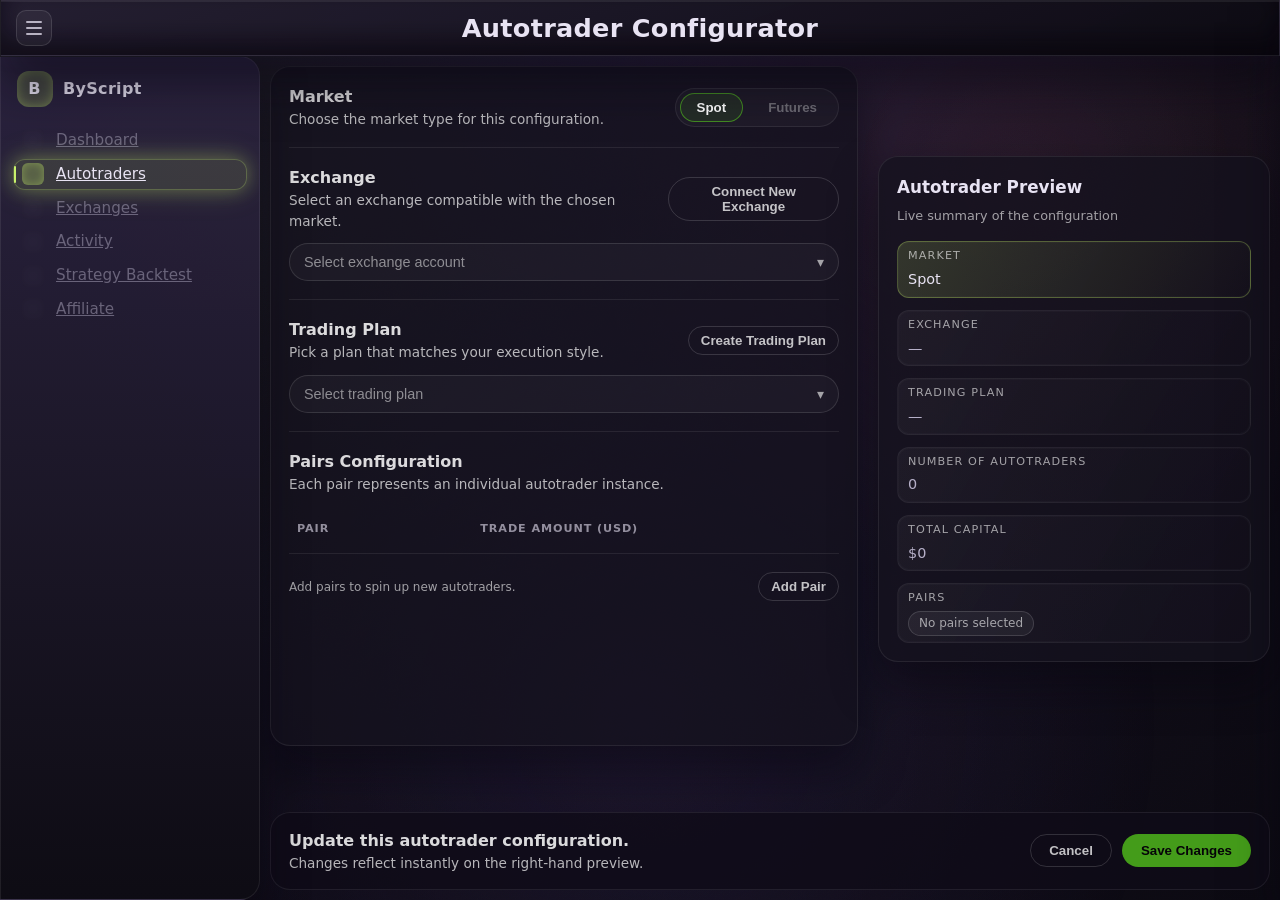
<file: pages/autotraders/edit.html>
<!DOCTYPE html>
<html lang="en">
  <head>
    <meta charset="UTF-8" />
    <meta name="viewport" content="width=device-width, initial-scale=1.0" />
    <title>Autotrader Editor | ByScript</title>
    <link rel="stylesheet" href="../../src/styles/color-tokens.css">
    <link rel="stylesheet" href="../../src/styles/main.css">
    <style>
      .page-autotrader-config {
        --config-panel-max-height: 680px;
        --pairs-row-height: 48px;
        --pairs-visible-rows: 5;
        --pairs-scroll-padding: 8px;
      }

      .page-autotrader-config .section--header {
        display: grid;
        gap: 6px;
      }

      .page-autotrader-config .section-title {
        font-size: 1.6rem;
      }

      .page-autotrader-config .section-subtitle {
        color: rgba(255, 255, 255, 0.6);
        font-size: 0.95rem;
      }

      .page-autotrader-config .configurator-layout {
        display: grid;
        grid-template-columns: minmax(0, 1.35fr) minmax(0, 0.9fr);
        gap: 20px;
        align-items: start;
      }

      .page-autotrader-config .config-panel,
      .page-autotrader-config .summary-panel {
        background: rgba(21, 18, 30, 0.75);
        border: 1px solid var(--color-border);
        border-radius: var(--radius-lg);
        padding: 18px;
        box-shadow: var(--shadow-soft);
      }

      .page-autotrader-config .config-panel {
        max-height: var(--config-panel-max-height);
        height: var(--config-panel-max-height);
        overflow: hidden;
      }

      .page-autotrader-config .config-section + .config-section {
        margin-top: 18px;
        padding-top: 18px;
        border-top: 1px solid rgba(255, 255, 255, 0.08);
      }

      .page-autotrader-config .config-section-header {
        display: flex;
        align-items: center;
        justify-content: space-between;
        gap: 12px;
        margin-bottom: 12px;
      }

      .page-autotrader-config .config-section-title {
        font-size: 1rem;
        font-weight: 600;
        color: rgba(255, 255, 255, 0.85);
      }

      .page-autotrader-config .config-section-description,
      .page-autotrader-config .section-description,
      .page-autotrader-config .section-helper,
      .page-autotrader-config .pairs-description {
        color: rgba(255, 255, 255, 0.7);
        font-size: 0.85rem;
      }

      .page-autotrader-config .toggle-group {
        display: inline-flex;
        gap: 8px;
        background: rgba(255, 255, 255, 0.03);
        border: 1px solid rgba(255, 255, 255, 0.08);
        border-radius: 999px;
        padding: 4px;
      }

      .page-autotrader-config .toggle-button {
        border: 1px solid transparent;
        background: transparent;
        color: rgba(255, 255, 255, 0.35);
        border-radius: 999px;
        padding: 6px 16px;
        cursor: pointer;
        font-weight: 600;
      }

      .page-autotrader-config .toggle-button.active {
        border-color: rgba(104, 254, 29, 0.45);
        color: #ffffff;
        background: rgba(104, 254, 29, 0.08);
      }

      .page-autotrader-config .selector-field {
        position: relative;
      }

      .page-autotrader-config .selector-trigger {
        width: 100%;
        border-radius: var(--radius-md);
        border: 1px solid rgba(255, 255, 255, 0.12);
        background: rgba(255, 255, 255, 0.03);
        color: rgba(255, 255, 255, 0.85);
        display: flex;
        align-items: center;
        justify-content: space-between;
        gap: 12px;
        padding: 10px 14px;
        cursor: pointer;
        transition: background 0.2s ease, border-color 0.2s ease;
      }

      .page-autotrader-config .selector-trigger:hover {
        background: rgba(255, 255, 255, 0.06);
      }

      .page-autotrader-config .selector-trigger.is-open {
        border-color: rgba(255, 255, 255, 0.24);
        background: rgba(255, 255, 255, 0.08);
      }

      .page-autotrader-config .selector-trigger.is-disabled {
        opacity: 0.55;
        cursor: not-allowed;
      }

      .page-autotrader-config .selector-text {
        display: flex;
        flex-direction: column;
        gap: 4px;
        text-align: left;
      }

      .page-autotrader-config .selector-placeholder {
        color: rgba(255, 255, 255, 0.5);
        font-size: 0.9rem;
      }

      .page-autotrader-config .selector-selection {
        color: rgba(255, 255, 255, 0.9);
        font-weight: 600;
        font-size: 0.95rem;
      }

      .page-autotrader-config .selector-chevron {
        color: rgba(255, 255, 255, 0.6);
        font-size: 0.85rem;
      }

      .page-autotrader-config .selector-panel {
        position: absolute;
        top: calc(100% + 10px);
        left: 0;
        right: 0;
        background: rgba(18, 16, 26, 0.98);
        border: 1px solid rgba(255, 255, 255, 0.12);
        border-radius: var(--radius-md);
        box-shadow: 0 16px 40px rgba(0, 0, 0, 0.45);
        padding: 6px 0;
        max-height: 360px;
        display: none;
        z-index: 20;
      }

      .page-autotrader-config .selector-panel.is-open {
        display: block;
      }

      .page-autotrader-config .selector-item {
        width: 100%;
        border: none;
        background: transparent;
        color: rgba(255, 255, 255, 0.82);
        display: grid;
        grid-template-columns: 34px minmax(0, 1fr) auto;
        gap: 12px;
        align-items: center;
        padding: 10px 14px;
        text-align: left;
        cursor: pointer;
        transition: background 0.2s ease;
      }

      .page-autotrader-config .selector-item:hover {
        background: rgba(255, 255, 255, 0.06);
      }

      .page-autotrader-config .selector-item.selected {
        background: rgba(255, 255, 255, 0.1);
      }

      .page-autotrader-config .selector-item.is-disabled {
        opacity: 0.45;
        cursor: not-allowed;
      }

      .page-autotrader-config .selector-item.is-disabled:hover {
        background: transparent;
      }

      .page-autotrader-config .selector-logo {
        width: 34px;
        height: 34px;
        border-radius: 10px;
        background: rgba(255, 255, 255, 0.08);
        display: grid;
        place-items: center;
        font-weight: 700;
        color: rgba(255, 255, 255, 0.85);
      }

      .page-autotrader-config .selector-primary {
        display: flex;
        align-items: center;
        gap: 8px;
        font-weight: 600;
        color: rgba(255, 255, 255, 0.9);
      }

      .page-autotrader-config .selector-secondary {
        color: rgba(255, 255, 255, 0.55);
        font-size: 0.8rem;
        margin-top: 2px;
      }

      .page-autotrader-config .selector-meta {
        display: flex;
        align-items: center;
        gap: 8px;
      }

      .page-autotrader-config .selector-badge {
        border: 1px solid rgba(255, 255, 255, 0.2);
        border-radius: 999px;
        padding: 1px 8px;
        font-size: 0.7rem;
        color: rgba(255, 255, 255, 0.6);
      }

      .page-autotrader-config .selector-actions {
        display: flex;
        align-items: center;
        gap: 10px;
      }

      .page-autotrader-config .selector-balance {
        color: rgba(255, 255, 255, 0.75);
        font-size: 0.85rem;
        white-space: nowrap;
      }

      .page-autotrader-config .selector-inline-button {
        border: 1px solid rgba(255, 255, 255, 0.2);
        border-radius: 999px;
        padding: 4px 10px;
        background: transparent;
        color: rgba(255, 255, 255, 0.7);
        font-size: 0.7rem;
        cursor: pointer;
      }

      .page-autotrader-config .selector-indicator {
        width: 8px;
        height: 8px;
        border-radius: 999px;
        background: rgba(255, 255, 255, 0.6);
        opacity: 0;
      }

      .page-autotrader-config .selector-item.selected .selector-indicator {
        opacity: 1;
      }

      .page-autotrader-config .plan-secondary {
        color: rgba(255, 255, 255, 0.6);
        font-size: 0.8rem;
        margin-top: 4px;
      }

      .page-autotrader-config .muted-button {
        border-radius: 999px;
        padding: 6px 12px;
        border: 1px solid rgba(255, 255, 255, 0.15);
        background: transparent;
        color: rgba(255, 255, 255, 0.75);
        font-weight: 600;
        cursor: pointer;
      }

      .page-autotrader-config .pairs-table {
        width: 100%;
        border-collapse: collapse;
      }

      .page-autotrader-config .pairs-table thead,
      .page-autotrader-config .pairs-table tbody tr {
        display: table;
        width: 100%;
        table-layout: fixed;
      }

      .page-autotrader-config .pairs.config-section .pairs-table tbody {
        display: block;
        max-height: calc(
          (var(--pairs-row-height) * var(--pairs-visible-rows)) + var(--pairs-scroll-padding)
        );
        overflow-y: auto;
        scrollbar-gutter: stable;
        padding-bottom: var(--pairs-scroll-padding);
      }

      .page-autotrader-config .pairs-table tr {
        height: var(--pairs-row-height);
      }

      .page-autotrader-config .pairs-table th,
      .page-autotrader-config .pairs-table td {
        text-align: left;
        padding: 10px 8px;
        font-size: 0.82rem;
        border-bottom: 1px solid rgba(255, 255, 255, 0.08);
      }

      .page-autotrader-config .pairs-table th {
        text-transform: uppercase;
        letter-spacing: 0.08em;
        color: rgba(232, 227, 243, 0.6);
        font-size: 0.7rem;
      }

      .page-autotrader-config .table-input,
      .page-autotrader-config .table-select {
        width: 100%;
        background: rgba(255, 255, 255, 0.04);
        border: 1px solid rgba(255, 255, 255, 0.1);
        border-radius: 8px;
        color: #ffffff;
        padding: 6px 8px;
        font-size: 0.8rem;
      }

      .page-autotrader-config .table-input:focus,
      .page-autotrader-config .table-select:focus {
        border-color: rgba(104, 254, 29, 0.4);
        outline: none;
        box-shadow: none;
      }

      .page-autotrader-config .table-action {
        border: none;
        background: none;
        color: rgba(255, 255, 255, 0.6);
        cursor: pointer;
      }

      .page-autotrader-config .pairs-actions {
        display: flex;
        justify-content: space-between;
        align-items: center;
        margin-top: 10px;
      }

      .page-autotrader-config .helper-text {
        color: rgba(255, 255, 255, 0.6);
        font-size: 0.75rem;
      }

      .page-autotrader-config .summary-panel {
        position: sticky;
        top: 90px;
      }

      .page-autotrader-config .summary-header {
        display: flex;
        flex-direction: column;
        gap: 6px;
        margin-bottom: 16px;
      }

      .page-autotrader-config .summary-title {
        font-size: 1.05rem;
        font-weight: 600;
      }

      .page-autotrader-config .summary-meta {
        color: rgba(255, 255, 255, 0.6);
        font-size: 0.8rem;
      }

      .page-autotrader-config .summary-list {
        display: grid;
        gap: 12px;
      }

      .page-autotrader-config .summary-item {
        display: grid;
        gap: 4px;
      }

      .page-autotrader-config .summary-label {
        font-size: 0.7rem;
        text-transform: uppercase;
        letter-spacing: 0.1em;
        color: rgba(255, 255, 255, 0.6);
      }

      .page-autotrader-config .summary-value {
        font-size: 0.9rem;
      }

      .page-autotrader-config .summary-tags {
        display: flex;
        flex-wrap: wrap;
        gap: 6px;
        --summary-tag-row-height: 26px;
        --summary-tag-row-gap: 6px;
        max-height: calc((var(--summary-tag-row-height) * 9) + (var(--summary-tag-row-gap) * 8));
        overflow-y: auto;
        overflow-x: hidden;
        scrollbar-gutter: stable;
      }

      .page-autotrader-config .summary-tag {
        padding: 4px 10px;
        border-radius: 999px;
        border: 1px solid rgba(255, 255, 255, 0.14);
        font-size: 0.75rem;
        line-height: 1.2;
        color: rgba(255, 255, 255, 0.6);
        background: rgba(255, 255, 255, 0.05);
      }

      .page-autotrader-config .configurator-footer {
        margin-top: 18px;
        padding: 16px 18px;
        border-radius: var(--radius-lg);
        background: rgba(15, 12, 24, 0.8);
        border: 1px solid rgba(255, 255, 255, 0.08);
        display: flex;
        justify-content: space-between;
        align-items: center;
        gap: 16px;
      }

      .page-autotrader-config .footer-actions {
        display: flex;
        align-items: center;
        gap: 10px;
      }

      .page-autotrader-config .primary-button {
        border-radius: 999px;
        padding: 8px 18px;
        border: 1px solid rgba(104, 254, 29, 0.6);
        background: #68fe1d;
        color: #000000;
        font-weight: 700;
        cursor: pointer;
        box-shadow: none;
      }

      .page-autotrader-config .primary-button:disabled {
        cursor: not-allowed;
        opacity: 0.6;
      }

      .page-autotrader-config .outline-button {
        border-radius: 999px;
        padding: 8px 18px;
        border: 1px solid rgba(255, 255, 255, 0.15);
        background: transparent;
        color: rgba(255, 255, 255, 0.75);
        font-weight: 600;
        cursor: pointer;
      }

      .page-autotrader-config .empty-state {
        padding: 14px;
        border-radius: 12px;
        border: 1px dashed rgba(255, 255, 255, 0.12);
        color: rgba(255, 255, 255, 0.6);
        font-size: 0.85rem;
      }

      @media (max-width: 1100px) {
        .page-autotrader-config .configurator-layout {
          grid-template-columns: 1fr;
        }

        .page-autotrader-config .summary-panel {
          position: static;
        }

        .page-autotrader-config .configurator-footer {
          flex-direction: column;
          align-items: flex-start;
        }
      }

      .page-autotrader-config .trading-plan-drawer {
        position: fixed;
        top: 0;
        right: 0;
        height: 100%;
        width: min(460px, 92vw);
        background: rgba(20, 16, 30, 0.98);
        border-left: 1px solid rgba(255, 255, 255, 0.08);
        box-shadow: var(--shadow-soft);
        transform: translateX(100%);
        transition: transform 0.25s ease;
        display: grid;
        grid-template-rows: auto 1fr auto;
        z-index: 10;
        pointer-events: none;
      }

      .page-autotrader-config .trading-plan-drawer.is-open {
        transform: translateX(0);
        pointer-events: auto;
      }

      .page-autotrader-config .drawer-header {
        padding: 20px 20px 12px;
        border-bottom: 1px solid rgba(255, 255, 255, 0.06);
        background: linear-gradient(180deg, rgba(255, 255, 255, 0.02), rgba(0, 0, 0, 0));
        display: flex;
        align-items: center;
        justify-content: center;
        gap: 12px;
        position: relative;
      }

      .page-autotrader-config .drawer-title {
        font-size: 1.05rem;
        font-weight: 600;
        text-align: center;
        color: #ffffff;
      }

      .page-autotrader-config .drawer-subtitle {
        font-size: 0.85rem;
        color: rgba(255, 255, 255, 0.6);
      }

      .page-autotrader-config .drawer-close {
        border: none;
        background: transparent;
        color: rgba(255, 255, 255, 0.6);
        font-size: 1.2rem;
        cursor: pointer;
        position: absolute;
        right: 16px;
      }

      .page-autotrader-config .drawer-body {
        padding: 18px 20px;
        display: grid;
        gap: 18px;
        min-height: 0;
      }

      .page-autotrader-config .drawer-section {
        display: grid;
        gap: 8px;
      }

      .page-autotrader-config .drawer-section-title {
        font-size: 0.85rem;
        text-transform: uppercase;
        letter-spacing: 0.04em;
        color: rgba(255, 255, 255, 0.85);
        font-weight: 600;
      }

      .page-autotrader-config .drawer-input {
        background: rgba(255, 255, 255, 0.04);
        border: 1px solid rgba(255, 255, 255, 0.1);
        border-radius: 10px;
        padding: 10px 12px;
        color: #ffffff;
      }

      .page-autotrader-config .drawer-input:focus {
        border-color: rgba(104, 254, 29, 0.4);
        outline: none;
        box-shadow: none;
      }

      .page-autotrader-config .drawer-helper {
        font-size: 0.78rem;
        color: rgba(255, 255, 255, 0.6);
      }

      .page-autotrader-config .pair-universe {
        display: grid;
        gap: 8px;
      }

      .page-autotrader-config .pair-selected-row {
        display: flex;
        gap: 8px;
        overflow-x: auto;
        padding-bottom: 6px;
        scrollbar-width: thin;
      }

      .page-autotrader-config .pair-chip {
        display: inline-flex;
        align-items: center;
        gap: 6px;
        padding: 4px 10px;
        border-radius: 999px;
        border: 1px solid rgba(255, 255, 255, 0.1);
        background: rgba(255, 255, 255, 0.06);
        color: #ffffff;
        font-size: 0.75rem;
        white-space: nowrap;
      }

      .page-autotrader-config .pair-chip button {
        border: none;
        background: transparent;
        color: rgba(255, 255, 255, 0.6);
        cursor: pointer;
        font-size: 0.85rem;
        line-height: 1;
      }

      .page-autotrader-config .pair-chip button:hover {
        color: #ffffff;
      }

      .page-autotrader-config .pair-selector-bar {
        display: flex;
        align-items: center;
        justify-content: space-between;
        gap: 12px;
        padding: 10px 12px;
        border-radius: 12px;
        border: 1px solid rgba(255, 255, 255, 0.1);
        background: rgba(255, 255, 255, 0.04);
        cursor: pointer;
      }

      .page-autotrader-config .pair-selector-label {
        font-size: 0.85rem;
        color: var(--color-text);
        display: flex;
        align-items: center;
        gap: 8px;
      }

      .page-autotrader-config .pair-selector-meta {
        font-size: 0.78rem;
        color: rgba(255, 255, 255, 0.6);
      }

      .page-autotrader-config .pair-selector-action {
        font-size: 0.78rem;
        color: rgba(255, 255, 255, 0.6);
        border: none;
        background: transparent;
        cursor: pointer;
      }

      .page-autotrader-config .pair-dropdown {
        border: 1px solid rgba(255, 255, 255, 0.15);
        border-radius: 12px;
        background: rgba(16, 12, 24, 0.92);
        padding: 10px;
        display: none;
        gap: 10px;
      }

      .page-autotrader-config .pair-dropdown.is-open {
        display: grid;
      }

      .page-autotrader-config .pair-search {
        background: rgba(255, 255, 255, 0.04);
        border: 1px solid rgba(255, 255, 255, 0.1);
        border-radius: 10px;
        padding: 8px 10px;
        color: #ffffff;
      }

      .page-autotrader-config .pair-search:focus {
        border-color: rgba(104, 254, 29, 0.4);
        outline: none;
        box-shadow: none;
      }

      .page-autotrader-config .pair-tooltip {
        font-size: 0.75rem;
        color: rgba(255, 255, 255, 0.6);
        padding: 8px 10px;
        border-radius: 10px;
        background: rgba(255, 255, 255, 0.04);
        border: 1px solid rgba(255, 255, 255, 0.08);
      }

      .page-autotrader-config .pair-list {
        display: grid;
        gap: 6px;
        max-height: 220px;
        padding-right: 4px;
        min-height: 0;
      }

      .page-autotrader-config .pair-option {
        display: flex;
        align-items: center;
        gap: 10px;
        padding: 8px 10px;
        border-radius: 10px;
        border: 1px solid transparent;
        background: transparent;
        font-size: 0.85rem;
        color: rgba(255, 255, 255, 0.75);
        cursor: pointer;
        transition: border-color 0.2s ease, background 0.2s ease;
      }

      .page-autotrader-config .pair-option:hover {
        background: rgba(255, 255, 255, 0.04);
      }

      .page-autotrader-config .pair-option.is-selected {
        border-color: rgba(104, 254, 29, 0.45);
        background: rgba(104, 254, 29, 0.1);
        color: #ffffff;
      }

      .page-autotrader-config .pair-icon {
        width: 28px;
        height: 28px;
        border-radius: 8px;
        display: inline-flex;
        align-items: center;
        justify-content: center;
        background: rgba(255, 255, 255, 0.08);
        color: var(--color-text);
        font-size: 0.7rem;
        font-weight: 600;
      }

      .page-autotrader-config .pair-row-meta {
        margin-left: auto;
        display: inline-flex;
        align-items: center;
        gap: 8px;
        font-size: 0.72rem;
        color: rgba(255, 255, 255, 0.6);
      }

      .page-autotrader-config .pair-star {
        color: rgba(255, 255, 255, 0.35);
      }

      .page-autotrader-config .pair-check {
        color: #68fe1d;
        font-weight: 700;
      }

      .page-autotrader-config .pair-overlay {
        position: absolute;
        inset: 0;
        background: rgba(18, 14, 26, 0.98);
        display: none;
        flex-direction: column;
        gap: 12px;
        padding: 18px;
        z-index: 2;
      }

      .page-autotrader-config .pair-overlay.is-open {
        display: flex;
      }

      .page-autotrader-config .pair-overlay-header {
        display: flex;
        align-items: center;
        justify-content: space-between;
        gap: 12px;
      }

      .page-autotrader-config .pair-overlay-title {
        font-size: 0.95rem;
        font-weight: 600;
        color: rgba(255, 255, 255, 0.85);
      }

      .page-autotrader-config .pair-overlay-chips {
        display: flex;
        flex-wrap: wrap;
        gap: 8px;
        min-height: 0;
      }

      .page-autotrader-config .pair-overlay-footer {
        margin-top: auto;
        display: flex;
        justify-content: flex-end;
      }

      .page-autotrader-config .drawer-footer {
        padding: 16px 20px;
        border-top: 1px solid rgba(255, 255, 255, 0.08);
        display: flex;
        justify-content: space-between;
        align-items: center;
        gap: 12px;
        background: rgba(15, 12, 24, 0.92);
      }

      .page-autotrader-config .form-helper,
      .page-autotrader-config .input-hint {
        color: rgba(255, 255, 255, 0.6);
      }

      .page-autotrader-config .drawer-input::placeholder,
      .page-autotrader-config .pair-search::placeholder,
      .page-autotrader-config .table-input::placeholder {
        color: rgba(255, 255, 255, 0.45);
      }
    </style>
  </head>
  <body class="page-autotrader-config" data-mode="edit">
    <div id="app" class="app">
      <button class="sidebar-toggle" type="button" aria-label="Toggle sidebar" aria-expanded="true">
        <span class="sidebar-toggle-line"></span>
        <span class="sidebar-toggle-line"></span>
        <span class="sidebar-toggle-line"></span>
      </button>
      <header class="header section section--header section-header">
        <div class="section-header">
          <h1 class="section-title">Autotrader Configurator</h1>
        </div>
      </header>
      <div class="app-body">
        <aside>
          <nav class="sidebar" aria-label="Primary">
            <div class="sidebar-header">
              <div class="sidebar-logo" aria-hidden="true">B</div>
              <span class="sidebar-logo-text">ByScript</span>
            </div>
            <ul>
              <li>
                <a class="sidebar-item" href="../../index.html">
                  <span class="sidebar-icon"></span>
                  <span class="sidebar-label">Dashboard</span>
                </a>
              </li>
              <li>
                <a class="sidebar-item sidebar-item--active" href="../autotraders.html">
                  <span class="sidebar-icon"></span>
                  <span class="sidebar-label">Autotraders</span>
                </a>
              </li>
              <li>
                <a class="sidebar-item" href="../exchanges.html">
                  <span class="sidebar-icon"></span>
                  <span class="sidebar-label">Exchanges</span>
                </a>
              </li>
              <li>
                <a class="sidebar-item" href="../activity.html">
                  <span class="sidebar-icon"></span>
                  <span class="sidebar-label">Activity</span>
                </a>
              </li>
              <li>
                <a class="sidebar-item" href="../backtest.html">
                  <span class="sidebar-icon"></span>
                  <span class="sidebar-label">Strategy Backtest</span>
                </a>
              </li>
              <li>
                <a class="sidebar-item" href="../affiliate.html">
                  <span class="sidebar-icon"></span>
                  <span class="sidebar-label">Affiliate</span>
                </a>
              </li>
            </ul>
          </nav>
        </aside>
        <main class="main">
          <div class="configurator-layout">
            <section class="config-panel">
              <div class="config-section" id="section-market">
                <div class="config-section-header">
                  <div>
                    <div class="config-section-title">Market</div>
                    <div class="config-section-description">Choose the market type for this configuration.</div>
                  </div>
                  <div class="toggle-group" role="group" aria-label="Market type">
                    <button class="toggle-button" type="button" data-market="Spot">Spot</button>
                    <button class="toggle-button" type="button" data-market="Futures">Futures</button>
                  </div>
                </div>
              </div>
              <div class="config-section" id="section-exchange">
                <div class="config-section-header">
                  <div>
                    <div class="config-section-title">Exchange</div>
                    <div class="config-section-description">Select an exchange compatible with the chosen market.</div>
                  </div>
                  <button class="muted-button" type="button">Connect New Exchange</button>
                </div>
                <div class="selector-field" id="exchange-selector">
                  <button class="selector-trigger" type="button" id="exchange-trigger" aria-expanded="false">
                    <div class="selector-text">
                      <span class="selector-placeholder" id="exchange-placeholder">Select exchange account</span>
                      <span class="selector-selection" id="exchange-selection"></span>
                    </div>
                    <span class="selector-chevron">▾</span>
                  </button>
                  <div class="selector-panel scrollable" id="exchange-panel" role="listbox"></div>
                </div>
                <div class="empty-state" id="exchange-empty">Select a market to view available exchanges.</div>
              </div>
              <div class="config-section" id="section-trading-plan">
                <div class="config-section-header">
                  <div>
                    <div class="config-section-title">Trading Plan</div>
                    <div class="config-section-description">Pick a plan that matches your execution style.</div>
                  </div>
                  <button class="muted-button" type="button" id="open-plan-drawer">Create Trading Plan</button>
                </div>
                <div class="selector-field" id="plan-selector">
                  <button class="selector-trigger" type="button" id="plan-trigger" aria-expanded="false">
                    <div class="selector-text">
                      <span class="selector-placeholder" id="plan-placeholder">Select trading plan</span>
                      <span class="selector-selection" id="plan-selection"></span>
                    </div>
                    <span class="selector-chevron">▾</span>
                  </button>
                  <div class="selector-panel scrollable" id="plan-panel" role="listbox"></div>
                </div>
                <div class="empty-state" id="plan-empty">Select a market to view trading plans.</div>
              </div>
              <div class="config-section pairs" id="section-pairs">
                <div class="config-section-header">
                  <div>
                    <div class="config-section-title">Pairs Configuration</div>
                    <div class="config-section-description">Each pair represents an individual autotrader instance.</div>
                  </div>
                </div>
                <table class="pairs-table">
                  <thead id="pairs-head"></thead>
                  <tbody id="pairs-body"></tbody>
                </table>
                <div class="pairs-actions">
                  <span class="helper-text" id="pairs-helper">Add pairs to spin up new autotraders.</span>
                  <button class="muted-button" type="button" id="add-pair">Add Pair</button>
                </div>
              </div>
            </section>
            <aside class="summary-panel">
              <div class="summary-header">
                <span class="summary-title">Autotrader Preview</span>
                <span class="summary-meta">Live summary of the configuration</span>
              </div>
              <div class="summary-list" id="summary-list">
                <div class="summary-item">
                  <span class="summary-label">Market</span>
                  <span class="summary-value" id="summary-market">—</span>
                </div>
                <div class="summary-item">
                  <span class="summary-label">Exchange</span>
                  <span class="summary-value" id="summary-exchange">—</span>
                </div>
                <div class="summary-item">
                  <span class="summary-label">Trading Plan</span>
                  <span class="summary-value" id="summary-plan">—</span>
                </div>
                <div class="summary-item">
                  <span class="summary-label">Number of Autotraders</span>
                  <span class="summary-value" id="summary-count">0</span>
                </div>
                <div class="summary-item">
                  <span class="summary-label">Total Capital</span>
                  <span class="summary-value" id="summary-capital">$0</span>
                </div>
                <div class="summary-item">
                  <span class="summary-label">Pairs</span>
                  <div class="summary-tags" id="summary-pairs"></div>
                </div>
              </div>
            </aside>
          </div>
          <footer class="configurator-footer">
            <div>
              <div class="config-section-title" id="footer-title">Ready to create new autotraders?</div>
              <div class="config-section-description">Changes reflect instantly on the right-hand preview.</div>
            </div>
            <div class="footer-actions">
              <button class="outline-button" type="button" id="cancel-config">Cancel</button>
              <button class="primary-button" type="button" id="submit-config">Create Autotrader</button>
            </div>
          </footer>
        </main>
      </div>
    </div>
    <aside class="trading-plan-drawer" id="trading-plan-drawer" aria-hidden="true">
      <div class="drawer-header">
        <div class="drawer-title">Create Trading Plan</div>
        <button class="drawer-close" type="button" id="close-plan-drawer" aria-label="Close">×</button>
      </div>
      <div class="drawer-body scrollable">
        <div class="drawer-section">
          <div class="drawer-section-title">Plan Basics</div>
          <input class="drawer-input" type="text" id="plan-name-input" placeholder="Plan name" />
          <div class="drawer-helper">
            Trading Plans define which pairs can be used when creating autotraders.
          </div>
        </div>
        <div class="drawer-section">
          <div class="drawer-section-title">Market Compatibility</div>
          <div class="toggle-group" role="group" aria-label="Trading plan market">
            <button class="toggle-button" type="button" data-plan-market="Spot">Spot</button>
            <button class="toggle-button" type="button" data-plan-market="Futures">Futures</button>
          </div>
        </div>
        <div class="drawer-section">
          <div class="drawer-section-title">Pair Universe Selection</div>
          <div class="pair-universe">
            <div class="pair-selected-row" id="pair-selected-row"></div>
            <div class="pair-selector-bar" id="pair-selector-bar">
              <div class="pair-selector-label">
                <span class="pair-selector-dot">●</span>
                <span id="pair-selector-count">0 pairs</span>
                <span class="pair-selector-meta" id="pair-selector-quote"></span>
              </div>
              <button class="pair-selector-action" type="button" id="pair-unselect-all">Unselect all (0)</button>
            </div>
            <div class="pair-dropdown" id="pair-dropdown">
              <input class="pair-search" type="text" id="pair-search-input" placeholder="Search pairs" />
              <div class="pair-tooltip" id="pair-tooltip">
                Apply one strategy to multiple pairs. Select pairs with the same quote currency.
              </div>
              <div class="pair-list scrollable" id="pair-universe-list"></div>
            </div>
          </div>
          <div class="drawer-helper">
            Only these pairs will be available when creating autotraders using this plan.
          </div>
        </div>
        <div class="pair-overlay" id="pair-overlay">
          <div class="pair-overlay-header">
            <div class="pair-overlay-title" id="pair-overlay-title">Selected pairs (0)</div>
            <button class="drawer-close" type="button" id="pair-overlay-close" aria-label="Close">×</button>
          </div>
          <input class="pair-search" type="text" id="pair-overlay-search" placeholder="Search selected pairs" />
          <div class="pair-overlay-chips scrollable" id="pair-overlay-chips"></div>
          <div class="pair-overlay-footer">
            <button class="pair-selector-action" type="button" id="pair-overlay-unselect">Unselect all pairs</button>
          </div>
        </div>
      </div>
      <div class="drawer-footer">
        <button class="outline-button" type="button" id="cancel-plan-drawer">Cancel</button>
        <button class="primary-button" type="button" id="save-plan-drawer">Save Trading Plan</button>
      </div>
    </aside>
    <script type="module" src="../../src/scripts/main.js"></script>
    <script type="module">
      const autotraderConfig = {
        market: null,
        exchange: null,
        tradingPlan: null,
        pairs: [],
      };

      const exchangeOptions = [
        {
          id: "binance",
          name: "Binance",
          market: "Spot",
          status: "Connected",
          account: "Primary API •••• 4821",
          balance: "$18,240",
        },
        {
          id: "coinbase",
          name: "Coinbase Prime",
          market: "Spot",
          status: "Connected",
          account: "Desk A •••• 9014",
          balance: "$42,900",
        },
        {
          id: "kraken",
          name: "Kraken",
          market: "Spot",
          status: "Disconnected",
          account: "Legacy •••• 2407",
          balance: "$2,380",
          needsUpdate: true,
        },
        {
          id: "binance-futures",
          name: "Binance Futures",
          market: "Futures",
          status: "Connected",
          account: "Perp Desk •••• 1159",
          balance: "$27,100",
        },
        {
          id: "bybit",
          name: "Bybit",
          market: "Futures",
          status: "Connected",
          account: "Alt Macro •••• 7725",
          balance: "$11,480",
        },
        {
          id: "okx",
          name: "OKX",
          market: "Futures",
          status: "Disconnected",
          account: "Quant Ops •••• 3360",
          balance: "$6,750",
          needsUpdate: true,
        },
      ];

      let tradingPlans = [
        {
          id: "momentum-spot",
          name: "Momentum Core",
          market: "Spot",
          leverageType: "No Leverage",
          pairs: "Top 10",
          pairUniverse: ["BTC/USDT", "ETH/USDT", "SOL/USDT", "AVAX/USDT"],
        },
        {
          id: "mean-reversion-spot",
          name: "Mean Reversion",
          market: "Spot",
          leverageType: "No Leverage",
          pairs: "Top 25",
          pairUniverse: ["BTC/USDT", "ETH/USDT", "SOL/USDT", "AVAX/USDT"],
        },
        {
          id: "momentum-futures",
          name: "Momentum Turbo",
          market: "Futures",
          leverageType: "Cross",
          pairs: "Top 15",
          pairUniverse: ["BTC/USDT Perp", "ETH/USDT Perp", "SOL/USDT Perp", "BNB/USDT Perp"],
        },
        {
          id: "hedged-futures",
          name: "Hedged Breakout",
          market: "Futures",
          leverageType: "Isolated",
          pairs: "Top 8",
          pairUniverse: ["BTC/USDT Perp", "ETH/USDT Perp", "SOL/USDT Perp", "BNB/USDT Perp"],
        },
      ];

      const availablePairs = {
        Spot: ["BTC/USDT", "ETH/USDT", "SOL/USDT", "AVAX/USDT"],
        Futures: ["BTC/USDT Perp", "ETH/USDT Perp", "SOL/USDT Perp", "BNB/USDT Perp"],
      };

      const elements = {
        toggleButtons: document.querySelectorAll(".toggle-button"),
        exchangeSelector: document.getElementById("exchange-selector"),
        exchangeTrigger: document.getElementById("exchange-trigger"),
        exchangePanel: document.getElementById("exchange-panel"),
        exchangePlaceholder: document.getElementById("exchange-placeholder"),
        exchangeSelection: document.getElementById("exchange-selection"),
        exchangeEmpty: document.getElementById("exchange-empty"),
        planSelector: document.getElementById("plan-selector"),
        planTrigger: document.getElementById("plan-trigger"),
        planPanel: document.getElementById("plan-panel"),
        planPlaceholder: document.getElementById("plan-placeholder"),
        planSelection: document.getElementById("plan-selection"),
        planEmpty: document.getElementById("plan-empty"),
        pairsHead: document.getElementById("pairs-head"),
        pairsBody: document.getElementById("pairs-body"),
        addPairButton: document.getElementById("add-pair"),
        pairsHelper: document.getElementById("pairs-helper"),
        summaryMarket: document.getElementById("summary-market"),
        summaryExchange: document.getElementById("summary-exchange"),
        summaryPlan: document.getElementById("summary-plan"),
        summaryCount: document.getElementById("summary-count"),
        summaryCapital: document.getElementById("summary-capital"),
        summaryPairs: document.getElementById("summary-pairs"),
        cancelButton: document.getElementById("cancel-config"),
        submitButton: document.getElementById("submit-config"),
        footerTitle: document.getElementById("footer-title"),
        openPlanDrawer: document.getElementById("open-plan-drawer"),
        planDrawer: document.getElementById("trading-plan-drawer"),
        closePlanDrawer: document.getElementById("close-plan-drawer"),
        cancelPlanDrawer: document.getElementById("cancel-plan-drawer"),
        savePlanDrawer: document.getElementById("save-plan-drawer"),
        planNameInput: document.getElementById("plan-name-input"),
        planMarketButtons: document.querySelectorAll("[data-plan-market]"),
        pairUniverseList: document.getElementById("pair-universe-list"),
        pairSelectedRow: document.getElementById("pair-selected-row"),
        pairSearchInput: document.getElementById("pair-search-input"),
        pairSelectorBar: document.getElementById("pair-selector-bar"),
        pairSelectorCount: document.getElementById("pair-selector-count"),
        pairSelectorQuote: document.getElementById("pair-selector-quote"),
        pairUnselectAll: document.getElementById("pair-unselect-all"),
        pairDropdown: document.getElementById("pair-dropdown"),
        pairTooltip: document.getElementById("pair-tooltip"),
        pairOverlay: document.getElementById("pair-overlay"),
        pairOverlayTitle: document.getElementById("pair-overlay-title"),
        pairOverlayClose: document.getElementById("pair-overlay-close"),
        pairOverlaySearch: document.getElementById("pair-overlay-search"),
        pairOverlayChips: document.getElementById("pair-overlay-chips"),
        pairOverlayUnselect: document.getElementById("pair-overlay-unselect"),
      };

      const drawerState = {
        name: "",
        market: "Spot",
        selectedPairs: [],
        quoteCurrency: "",
        tooltipShown: false,
      };

      const mode = document.body.dataset.mode || "create";

      const modeCopy = {
        create: {
          footerTitle: "Ready to create new autotraders?",
          submitLabel: "Create Autotrader",
        },
        edit: {
          footerTitle: "Update this autotrader configuration.",
          submitLabel: "Save Changes",
        },
        clone: {
          footerTitle: "Clone settings into a new autotrader set.",
          submitLabel: "Create Clone",
        },
      };

      const resolveModeCopy = () => {
        const copy = modeCopy[mode] || modeCopy.create;
        elements.footerTitle.textContent = copy.footerTitle;
        elements.submitButton.textContent = copy.submitLabel;
      };

      const applyDefaultMarket = () => {
        if (autotraderConfig.market) {
          return;
        }
        autotraderConfig.market = "Spot";
      };

      const updateMarket = (market) => {
        autotraderConfig.market = market;
        autotraderConfig.exchange = null;
        autotraderConfig.tradingPlan = null;
        autotraderConfig.pairs = [];
        closeSelector("exchange");
        closeSelector("plan");
        render();
      };

      const updateExchange = (exchangeId) => {
        const exchange = exchangeOptions.find((item) => item.id === exchangeId) || null;
        autotraderConfig.exchange = exchange;
        closeSelector("exchange");
        render();
      };

      const updateTradingPlan = (planId) => {
        const plan = tradingPlans.find((item) => item.id === planId) || null;
        autotraderConfig.tradingPlan = plan;
        if (plan?.pairUniverse?.length) {
          autotraderConfig.pairs = autotraderConfig.pairs.map((pair) => ({
            ...pair,
            pair: plan.pairUniverse.includes(pair.pair) ? pair.pair : plan.pairUniverse[0],
          }));
        }
        closeSelector("plan");
        render();
      };

      const closeSelector = (key) => {
        const trigger = elements[`${key}Trigger`];
        const panel = elements[`${key}Panel`];
        if (!trigger || !panel) {
          return;
        }
        panel.classList.remove("is-open");
        trigger.classList.remove("is-open");
        trigger.setAttribute("aria-expanded", "false");
      };

      const toggleSelector = (key) => {
        const trigger = elements[`${key}Trigger`];
        const panel = elements[`${key}Panel`];
        if (!trigger || !panel || trigger.classList.contains("is-disabled")) {
          return;
        }
        const isOpen = panel.classList.contains("is-open");
        closeSelector("exchange");
        closeSelector("plan");
        if (!isOpen) {
          panel.classList.add("is-open");
          trigger.classList.add("is-open");
          trigger.setAttribute("aria-expanded", "true");
        }
      };

      const setSelectorValue = (key, value) => {
        const placeholder = elements[`${key}Placeholder`];
        const selection = elements[`${key}Selection`];
        if (!placeholder || !selection) {
          return;
        }
        if (value) {
          selection.textContent = value;
          selection.style.display = "block";
          placeholder.style.display = "none";
        } else {
          selection.textContent = "";
          selection.style.display = "none";
          placeholder.style.display = "block";
        }
      };

      const updatePair = (index, key, value) => {
        const pair = autotraderConfig.pairs[index];
        if (!pair) {
          return;
        }
        pair[key] = value;
        render();
      };

      const addPair = () => {
        if (!autotraderConfig.market) {
          return;
        }
        const pairs = availablePairs[autotraderConfig.market] || [];
        const defaultPair = pairs.find((pair) =>
          !autotraderConfig.pairs.some((entry) => entry.pair === pair)
        ) || pairs[0];

        autotraderConfig.pairs.push({
          pair: defaultPair || "",
          tradeAmount: autotraderConfig.market === "Futures" ? 5000 : 2000,
          leverage: autotraderConfig.market === "Futures" ? 3 : 1,
          leverageType: autotraderConfig.market === "Futures" ? "Cross" : "Spot",
        });
        render();
      };

      const removePair = (index) => {
        autotraderConfig.pairs.splice(index, 1);
        render();
      };

      const formatCurrency = (value) => {
        if (!Number.isFinite(value)) {
          return "$0";
        }
        return `$${value.toLocaleString()}`;
      };

      const calculateTotalCapital = () =>
        autotraderConfig.pairs.reduce(
          (sum, pair) => sum + (Number(pair.tradeAmount) || 0),
          0
        );

      const renderExchanges = () => {
        elements.exchangePanel.innerHTML = "";
        const hasMarket = Boolean(autotraderConfig.market);
        elements.exchangeEmpty.style.display = hasMarket ? "none" : "block";
        elements.exchangeTrigger.disabled = !hasMarket;
        elements.exchangeTrigger.classList.toggle("is-disabled", !hasMarket);

        if (!hasMarket) {
          setSelectorValue("exchange", "");
          return;
        }

        const compatible = exchangeOptions.filter((item) => item.market === autotraderConfig.market);
        const incompatible = exchangeOptions.filter((item) => item.market !== autotraderConfig.market);
        const sorted = [...compatible, ...incompatible];

        sorted.forEach((exchange) => {
          const isCompatible = exchange.market === autotraderConfig.market;
          const item = document.createElement("button");
          item.type = "button";
          item.className = "selector-item";
          item.setAttribute("role", "option");
          item.setAttribute("aria-selected", autotraderConfig.exchange?.id === exchange.id ? "true" : "false");
          if (autotraderConfig.exchange?.id === exchange.id) {
            item.classList.add("selected");
          }
          if (!isCompatible) {
            item.classList.add("is-disabled");
            item.disabled = true;
          }
          item.innerHTML = `
            <div class="selector-logo">${exchange.name?.charAt(0) || "E"}</div>
            <div>
              <div class="selector-primary">
                <span>${exchange.name}</span>
                <span class="selector-badge">${exchange.market}</span>
              </div>
              <div class="selector-secondary">${exchange.account || "API •••• 0000"}</div>
            </div>
            <div class="selector-actions">
              <span class="selector-balance">${exchange.balance || "$0"}</span>
              ${
                exchange.needsUpdate
                  ? `<button class="selector-inline-button" type="button" data-action="update">Update API Key</button>`
                  : ""
              }
              <span class="selector-indicator"></span>
            </div>
          `;

          if (exchange.needsUpdate) {
            const action = item.querySelector('[data-action="update"]');
            if (action) {
              action.addEventListener("click", (event) => {
                event.stopPropagation();
              });
              if (!isCompatible) {
                action.disabled = true;
              }
            }
          }

          if (isCompatible) {
            item.addEventListener("click", () => updateExchange(exchange.id));
          }
          elements.exchangePanel.appendChild(item);
        });

        const exchangeLabel = autotraderConfig.exchange
          ? `${autotraderConfig.exchange.name} · ${autotraderConfig.exchange.account || "API"}`
          : "";
        setSelectorValue("exchange", exchangeLabel);
      };

      const renderPlans = () => {
        elements.planPanel.innerHTML = "";
        const hasMarket = Boolean(autotraderConfig.market);
        elements.planEmpty.style.display = hasMarket ? "none" : "block";
        elements.planTrigger.disabled = !hasMarket;
        elements.planTrigger.classList.toggle("is-disabled", !hasMarket);

        if (!hasMarket) {
          setSelectorValue("plan", "");
          return;
        }

        const compatible = tradingPlans.filter((plan) => plan.market === autotraderConfig.market);
        const incompatible = tradingPlans.filter((plan) => plan.market !== autotraderConfig.market);
        const sorted = [...compatible, ...incompatible];

        sorted.forEach((plan) => {
          const isCompatible = plan.market === autotraderConfig.market;
          const item = document.createElement("button");
          item.type = "button";
          item.className = "selector-item";
          item.setAttribute("role", "option");
          item.setAttribute("aria-selected", autotraderConfig.tradingPlan?.id === plan.id ? "true" : "false");
          if (autotraderConfig.tradingPlan?.id === plan.id) {
            item.classList.add("selected");
          }
          if (!isCompatible) {
            item.classList.add("is-disabled");
            item.disabled = true;
          }

          const coverage = plan.pairs ? `${plan.pairs} pairs` : "Pairs not specified";
          item.innerHTML = `
            <div class="selector-logo">${plan.name?.charAt(0) || "P"}</div>
            <div>
              <div class="selector-primary">${plan.name}</div>
              <div class="plan-secondary">${plan.market} • ${coverage}</div>
            </div>
            <div class="selector-actions">
              <span class="selector-indicator"></span>
            </div>
          `;

          if (isCompatible) {
            item.addEventListener("click", () => updateTradingPlan(plan.id));
          }
          elements.planPanel.appendChild(item);
        });

        const planLabel = autotraderConfig.tradingPlan
          ? `${autotraderConfig.tradingPlan.name} · ${autotraderConfig.tradingPlan.market}`
          : "";
        setSelectorValue("plan", planLabel);
      };

      const renderPairs = () => {
        elements.pairsBody.innerHTML = "";
        const isSpot = autotraderConfig.market === "Spot";
        const showLeverage = autotraderConfig.market === "Futures";
        const available =
          autotraderConfig.tradingPlan?.pairUniverse?.length
            ? autotraderConfig.tradingPlan.pairUniverse
            : availablePairs[autotraderConfig.market] || [];

        elements.pairsHead.innerHTML = showLeverage
          ? `
            <tr>
              <th>Pair</th>
              <th>Trade Amount (USD)</th>
              <th>Leverage</th>
              <th>Leverage Type</th>
              <th></th>
            </tr>
          `
          : `
            <tr>
              <th>Pair</th>
              <th>Trade Amount (USD)</th>
              <th></th>
            </tr>
          `;

        if (isSpot) {
          autotraderConfig.pairs = autotraderConfig.pairs.map((pair) => ({
            ...pair,
            leverage: 1,
            leverageType: "Spot",
          }));
        }

        autotraderConfig.pairs.forEach((pair, index) => {
          const leverageDisabled = autotraderConfig.market === "Spot";
          const row = document.createElement("tr");
          row.innerHTML = `
            <td>
              <select class="table-select" data-index="${index}" data-key="pair">
                ${available
                  .map(
                    (option) =>
                      `<option value="${option}" ${option === pair.pair ? "selected" : ""}>${option}</option>`
                  )
                  .join("")}
              </select>
            </td>
            <td>
              <input class="table-input" type="number" min="0" step="100" value="${pair.tradeAmount}" data-index="${index}" data-key="tradeAmount" />
            </td>
            ${
              showLeverage
                ? `
                  <td>
                    <input class="table-input" type="number" min="1" max="100" step="1" value="${pair.leverage}" data-index="${index}" data-key="leverage" />
                  </td>
                  <td>
                    <select class="table-select" data-index="${index}" data-key="leverageType">
                      <option value="Spot" ${pair.leverageType === "Spot" ? "selected" : ""}>Spot</option>
                      <option value="Cross" ${pair.leverageType === "Cross" ? "selected" : ""}>Cross</option>
                      <option value="Isolated" ${pair.leverageType === "Isolated" ? "selected" : ""}>Isolated</option>
                    </select>
                  </td>
                `
                : ""
            }
            <td>
              <button class="table-action" type="button" data-remove="${index}">Remove</button>
            </td>
          `;
          elements.pairsBody.appendChild(row);
        });

        elements.addPairButton.disabled = !autotraderConfig.market;
        elements.pairsHelper.textContent = autotraderConfig.market
          ? "Add pairs to spin up new autotraders."
          : "Select a market before adding pairs.";
      };

      const renderSummary = () => {
        elements.summaryMarket.textContent = autotraderConfig.market || "—";
        elements.summaryExchange.textContent = autotraderConfig.exchange?.name || "—";
        elements.summaryPlan.textContent = autotraderConfig.tradingPlan?.name || "—";
        elements.summaryCount.textContent = autotraderConfig.pairs.length.toString();
        elements.summaryCapital.textContent = formatCurrency(calculateTotalCapital());
        elements.summaryPairs.innerHTML = "";

        if (!autotraderConfig.pairs.length) {
          const tag = document.createElement("span");
          tag.className = "summary-tag";
          tag.textContent = "No pairs selected";
          elements.summaryPairs.appendChild(tag);
          return;
        }

        autotraderConfig.pairs.forEach((pair) => {
          const tag = document.createElement("span");
          tag.className = "summary-tag";
          tag.textContent = pair.pair || "Pair";
          elements.summaryPairs.appendChild(tag);
        });
      };

      const renderToggle = () => {
        elements.toggleButtons.forEach((btn) => {
          btn.classList.toggle("active", btn.dataset.market === autotraderConfig.market);
        });
      };

      const canSubmit = () =>
        autotraderConfig.market &&
        autotraderConfig.exchange &&
        autotraderConfig.tradingPlan &&
        autotraderConfig.pairs.length > 0 &&
        autotraderConfig.pairs.every((pair) => Number(pair.tradeAmount) > 0);

      const renderSubmitState = () => {
        elements.submitButton.disabled = !canSubmit();
      };

      const openPlanDrawer = () => {
        drawerState.name = "";
        drawerState.market = autotraderConfig.market || "Spot";
        drawerState.selectedPairs = [];
        drawerState.quoteCurrency = "";
        drawerState.tooltipShown = false;
        elements.pairSearchInput.value = "";
        elements.pairOverlaySearch.value = "";
        elements.pairDropdown.classList.remove("is-open");
        elements.pairOverlay.classList.remove("is-open");
        renderPlanDrawer();
        elements.planDrawer.classList.add("is-open");
        elements.planDrawer.setAttribute("aria-hidden", "false");
      };

      const closePlanDrawer = () => {
        elements.planDrawer.classList.remove("is-open");
        elements.planDrawer.setAttribute("aria-hidden", "true");
        elements.pairDropdown.classList.remove("is-open");
        elements.pairOverlay.classList.remove("is-open");
      };

      const parseQuoteCurrency = (pair) => {
        const parts = pair.split("/");
        if (parts.length < 2) {
          return "";
        }
        return parts[1].split(" ")[0];
      };

      const renderPlanDrawer = () => {
        elements.planNameInput.value = drawerState.name;
        elements.planMarketButtons.forEach((btn) => {
          btn.classList.toggle("active", btn.dataset.planMarket === drawerState.market);
        });

        const options = availablePairs[drawerState.market] || [];
        const searchTerm = elements.pairSearchInput.value.trim().toLowerCase();
        const filteredOptions = options.filter((pair) => pair.toLowerCase().includes(searchTerm));
        elements.pairSelectedRow.innerHTML = "";
        if (drawerState.selectedPairs.length) {
          drawerState.selectedPairs.forEach((pair) => {
            const chip = document.createElement("div");
            chip.className = "pair-chip";
            chip.innerHTML = `
              <span>${pair}</span>
              <button type="button" aria-label="Remove ${pair}" data-remove-pair="${pair}">×</button>
            `;
            elements.pairSelectedRow.appendChild(chip);
          });
        } else {
          const emptyChip = document.createElement("span");
          emptyChip.className = "helper-text";
          emptyChip.textContent = "Select at least one pair.";
          elements.pairSelectedRow.appendChild(emptyChip);
        }

        const count = drawerState.selectedPairs.length;
        elements.pairSelectorCount.textContent = `${count} ${count === 1 ? "pair" : "pairs"}`;
        elements.pairUnselectAll.textContent = `Unselect all (${count})`;
        elements.pairUnselectAll.style.visibility = count ? "visible" : "hidden";
        elements.pairSelectorQuote.textContent = drawerState.quoteCurrency
          ? drawerState.quoteCurrency
          : "Select quote";

        if (drawerState.tooltipShown) {
          elements.pairTooltip.style.display = "none";
        } else {
          elements.pairTooltip.style.display = "block";
        }

        elements.pairUniverseList.innerHTML = "";
        filteredOptions.forEach((pair) => {
          const row = document.createElement("div");
          row.className = "pair-option";
          if (drawerState.selectedPairs.includes(pair)) {
            row.classList.add("is-selected");
          }
          const symbol = pair.split("/")[0] || pair;
          const quote = parseQuoteCurrency(pair);
          row.innerHTML = `
            <span class="pair-star">★</span>
            <span class="pair-icon">${symbol.slice(0, 3).toUpperCase()}</span>
            <span>${pair}</span>
            <span class="pair-row-meta">
              <span>${quote}</span>
              ${drawerState.selectedPairs.includes(pair) ? '<span class="pair-check">✓</span>' : ""}
            </span>
          `;
          row.addEventListener("click", () => togglePairSelection(pair));
          elements.pairUniverseList.appendChild(row);
        });

        const overlaySearch = elements.pairOverlaySearch.value.trim().toLowerCase();
        elements.pairOverlayTitle.textContent = `Selected pairs (${count})`;
        elements.pairOverlayChips.innerHTML = "";
        drawerState.selectedPairs
          .filter((pair) => pair.toLowerCase().includes(overlaySearch))
          .forEach((pair) => {
            const chip = document.createElement("div");
            chip.className = "pair-chip";
            chip.innerHTML = `
              <span>${pair}</span>
              <button type="button" aria-label="Remove ${pair}" data-remove-pair="${pair}">×</button>
            `;
            elements.pairOverlayChips.appendChild(chip);
          });

        elements.savePlanDrawer.disabled = !drawerState.name.trim() || drawerState.selectedPairs.length === 0;
      };

      const savePlanDrawer = () => {
        if (!drawerState.name.trim() || drawerState.selectedPairs.length === 0) {
          return;
        }
        const newPlan = {
          id: `custom-${Date.now()}`,
          name: drawerState.name.trim(),
          market: drawerState.market,
          leverageType: "Custom",
          pairs: `${drawerState.selectedPairs.length} pairs`,
          pairUniverse: [...drawerState.selectedPairs],
        };
        tradingPlans = [newPlan, ...tradingPlans];
        autotraderConfig.tradingPlan = newPlan;
        closePlanDrawer();
        render();
      };

      const togglePairSelection = (pair) => {
        if (drawerState.selectedPairs.includes(pair)) {
          drawerState.selectedPairs = drawerState.selectedPairs.filter((item) => item !== pair);
        } else {
          const quote = parseQuoteCurrency(pair);
          if (drawerState.quoteCurrency && drawerState.quoteCurrency !== quote) {
            if (!drawerState.tooltipShown) {
              drawerState.tooltipShown = true;
            }
            renderPlanDrawer();
            return;
          }
          drawerState.selectedPairs = [...drawerState.selectedPairs, pair];
          drawerState.quoteCurrency = quote;
          if (!drawerState.tooltipShown) {
            drawerState.tooltipShown = true;
          }
        }
        if (!drawerState.selectedPairs.length) {
          drawerState.quoteCurrency = "";
        }
        renderPlanDrawer();
      };

      const render = () => {
        renderToggle();
        renderExchanges();
        renderPlans();
        renderPairs();
        renderSummary();
        renderSubmitState();
      };

      elements.toggleButtons.forEach((button) => {
        button.addEventListener("click", () => updateMarket(button.dataset.market));
      });

      elements.exchangeTrigger.addEventListener("click", (event) => {
        event.stopPropagation();
        toggleSelector("exchange");
      });

      elements.planTrigger.addEventListener("click", (event) => {
        event.stopPropagation();
        toggleSelector("plan");
      });

      elements.addPairButton.addEventListener("click", addPair);

      elements.openPlanDrawer.addEventListener("click", openPlanDrawer);
      elements.closePlanDrawer.addEventListener("click", closePlanDrawer);
      elements.cancelPlanDrawer.addEventListener("click", closePlanDrawer);
      elements.savePlanDrawer.addEventListener("click", savePlanDrawer);

      elements.planNameInput.addEventListener("input", (event) => {
        drawerState.name = event.target.value;
        renderPlanDrawer();
      });

      elements.pairSearchInput.addEventListener("input", () => {
        renderPlanDrawer();
      });

      elements.planMarketButtons.forEach((button) => {
        button.addEventListener("click", () => {
          drawerState.market = button.dataset.planMarket;
          drawerState.selectedPairs = [];
          drawerState.quoteCurrency = "";
          drawerState.tooltipShown = false;
          elements.pairSearchInput.value = "";
          elements.pairOverlaySearch.value = "";
          renderPlanDrawer();
        });
      });

      elements.pairSelectedRow.addEventListener("click", (event) => {
        const target = event.target;
        if (!(target instanceof HTMLButtonElement)) {
          return;
        }
        const value = target.dataset.removePair;
        if (value) {
          togglePairSelection(value);
        }
      });

      elements.pairOverlayChips.addEventListener("click", (event) => {
        const target = event.target;
        if (!(target instanceof HTMLButtonElement)) {
          return;
        }
        const value = target.dataset.removePair;
        if (value) {
          togglePairSelection(value);
        }
      });

      elements.pairOverlaySearch.addEventListener("input", () => {
        renderPlanDrawer();
      });

      elements.pairSelectorBar.addEventListener("click", () => {
        if (drawerState.selectedPairs.length) {
          elements.pairOverlay.classList.add("is-open");
          elements.pairDropdown.classList.remove("is-open");
        } else {
          elements.pairDropdown.classList.toggle("is-open");
        }
      });

      elements.pairOverlayClose.addEventListener("click", () => {
        elements.pairOverlay.classList.remove("is-open");
      });

      elements.pairUnselectAll.addEventListener("click", (event) => {
        event.stopPropagation();
        drawerState.selectedPairs = [];
        drawerState.quoteCurrency = "";
        renderPlanDrawer();
      });

      elements.pairOverlayUnselect.addEventListener("click", () => {
        drawerState.selectedPairs = [];
        drawerState.quoteCurrency = "";
        elements.pairOverlay.classList.remove("is-open");
        renderPlanDrawer();
      });

      elements.pairsBody.addEventListener("input", (event) => {
        const target = event.target;
        if (!(target instanceof HTMLInputElement || target instanceof HTMLSelectElement)) {
          return;
        }
        const index = Number(target.dataset.index);
        const key = target.dataset.key;
        if (!key) {
          return;
        }
        if (autotraderConfig.market === "Spot" && (key === "leverage" || key === "leverageType")) {
          return;
        }
        updatePair(index, key, target.value);
      });

      elements.pairsBody.addEventListener("click", (event) => {
        const target = event.target;
        if (!(target instanceof HTMLButtonElement)) {
          return;
        }
        const index = Number(target.dataset.remove);
        if (!Number.isNaN(index)) {
          removePair(index);
        }
      });


      elements.cancelButton.addEventListener("click", () => {
        window.location.href = "../autotraders.html";
      });

      elements.submitButton.addEventListener("click", () => {
        if (!canSubmit()) {
          return;
        }
        if (mode !== "create") {
          window.alert("This route is stubbed for now.");
          return;
        }
        const createdAt = Date.now();
        const exchangeName = autotraderConfig.exchange?.name || "Exchange";
        const planName = autotraderConfig.tradingPlan?.name || "Autotrader";
        const newAutotraders = autotraderConfig.pairs.map((pair, idx) => ({
          id: createdAt + idx,
          name: planName,
          pair: pair.pair,
          exchange: exchangeName,
          capital: Number(pair.tradeAmount) || 0,
          pnl: 0,
          winRate: 0,
          running: 0,
          status: "STOPPED",
        }));

        const storageKey = "byscript_custom_autotraders";
        const stored = JSON.parse(localStorage.getItem(storageKey) || "[]");
        localStorage.setItem(storageKey, JSON.stringify([...newAutotraders, ...stored]));
        window.location.href = "../autotraders.html";
      });

      resolveModeCopy();
      applyDefaultMarket();
      render();

      document.addEventListener("click", (event) => {
        if (!elements.exchangeSelector.contains(event.target)) {
          closeSelector("exchange");
        }
        if (!elements.planSelector.contains(event.target)) {
          closeSelector("plan");
        }
      });

      document.addEventListener("keydown", (event) => {
        if (event.key === "Escape" && elements.planDrawer.classList.contains("is-open")) {
          closePlanDrawer();
          return;
        }
        if (event.key === "Escape") {
          closeSelector("exchange");
          closeSelector("plan");
        }
      });
    </script>
  </body>
</html>
</file>
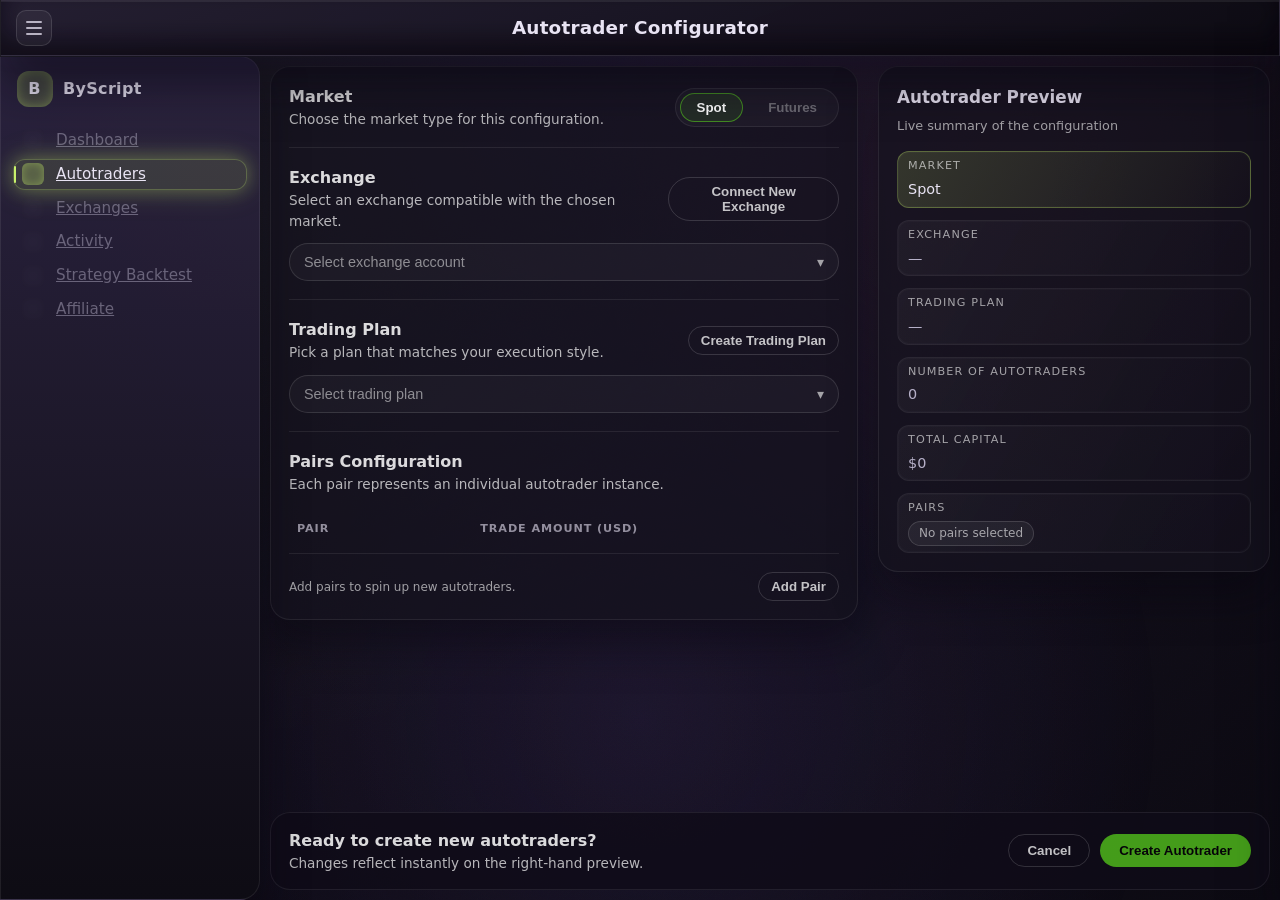
<file: pages/autotraders/new.html>
<!DOCTYPE html>
<html lang="en">
  <head>
    <meta charset="UTF-8" />
    <meta name="viewport" content="width=device-width, initial-scale=1.0" />
    <title>Autotrader Configurator | ByScript</title>
    <link rel="stylesheet" href="../../src/styles/color-tokens.css">
    <link rel="stylesheet" href="../../src/styles/main.css">
    <style>
      .page-autotrader-config {
        --pairs-row-height: 48px;
        --pairs-visible-rows: 5;
        --pairs-scroll-padding: 8px;
      }

      .page-autotrader-config .section--header {
        display: grid;
        gap: 6px;
      }

      .page-autotrader-config .section-subtitle {
        color: rgba(255, 255, 255, 0.6);
        font-size: 0.95rem;
      }

      .page-autotrader-config .configurator-layout {
        display: grid;
        grid-template-columns: minmax(0, 1.35fr) minmax(0, 0.9fr);
        gap: 20px;
        align-items: start;
      }

      .page-autotrader-config .config-panel,
      .page-autotrader-config .summary-panel {
        background: rgba(21, 18, 30, 0.75);
        border: 1px solid var(--color-border);
        border-radius: var(--radius-lg);
        padding: 18px;
        box-shadow: var(--shadow-soft);
      }

      .page-autotrader-config .config-panel {
        max-height: var(--config-panel-max-height);
        height: var(--config-panel-max-height);
        overflow: hidden;
      }

      .page-autotrader-config .config-section + .config-section {
        margin-top: 18px;
        padding-top: 18px;
        border-top: 1px solid rgba(255, 255, 255, 0.08);
      }

      .page-autotrader-config .config-section-header {
        display: flex;
        align-items: center;
        justify-content: space-between;
        gap: 12px;
        margin-bottom: 12px;
      }

      .page-autotrader-config .config-section-title {
        font-size: 1rem;
        font-weight: 600;
        color: rgba(255, 255, 255, 0.85);
      }

      .page-autotrader-config .config-section-description,
      .page-autotrader-config .section-description,
      .page-autotrader-config .section-helper,
      .page-autotrader-config .pairs-description {
        color: rgba(255, 255, 255, 0.7);
        font-size: 0.85rem;
      }

      .page-autotrader-config .toggle-group {
        display: inline-flex;
        gap: 8px;
        background: rgba(255, 255, 255, 0.03);
        border: 1px solid rgba(255, 255, 255, 0.08);
        border-radius: 999px;
        padding: 4px;
      }

      .page-autotrader-config .toggle-button {
        border: 1px solid transparent;
        background: transparent;
        color: rgba(255, 255, 255, 0.35);
        border-radius: 999px;
        padding: 6px 16px;
        cursor: pointer;
        font-weight: 600;
      }

      .page-autotrader-config .toggle-button.active {
        border-color: rgba(104, 254, 29, 0.45);
        color: #ffffff;
        background: rgba(104, 254, 29, 0.08);
      }

      .page-autotrader-config .selector-field {
        position: relative;
      }

      .page-autotrader-config .selector-trigger {
        width: 100%;
        border-radius: var(--radius-md);
        border: 1px solid rgba(255, 255, 255, 0.12);
        background: rgba(255, 255, 255, 0.03);
        color: rgba(255, 255, 255, 0.85);
        display: flex;
        align-items: center;
        justify-content: space-between;
        gap: 12px;
        padding: 10px 14px;
        cursor: pointer;
        transition: background 0.2s ease, border-color 0.2s ease;
      }

      .page-autotrader-config .selector-trigger:hover {
        background: rgba(255, 255, 255, 0.06);
      }

      .page-autotrader-config .selector-trigger.is-open {
        border-color: rgba(255, 255, 255, 0.24);
        background: rgba(255, 255, 255, 0.08);
      }

      .page-autotrader-config .selector-trigger.is-disabled {
        opacity: 0.55;
        cursor: not-allowed;
      }

      .page-autotrader-config .selector-text {
        display: flex;
        flex-direction: column;
        gap: 4px;
        text-align: left;
      }

      .page-autotrader-config .selector-placeholder {
        color: rgba(255, 255, 255, 0.5);
        font-size: 0.9rem;
      }

      .page-autotrader-config .selector-selection {
        color: rgba(255, 255, 255, 0.9);
        font-weight: 600;
        font-size: 0.95rem;
      }

      .page-autotrader-config .selector-chevron {
        color: rgba(255, 255, 255, 0.6);
        font-size: 0.85rem;
      }

      .page-autotrader-config .selector-panel {
        position: absolute;
        top: calc(100% + 10px);
        left: 0;
        right: 0;
        background: rgba(18, 16, 26, 0.98);
        border: 1px solid rgba(255, 255, 255, 0.12);
        border-radius: var(--radius-md);
        box-shadow: 0 16px 40px rgba(0, 0, 0, 0.45);
        padding: 6px 0;
        max-height: 360px;
        display: none;
        z-index: 20;
      }

      .page-autotrader-config .selector-panel.is-open {
        display: block;
      }

      .page-autotrader-config .selector-item {
        width: 100%;
        border: none;
        background: transparent;
        color: rgba(255, 255, 255, 0.82);
        display: grid;
        grid-template-columns: 34px minmax(0, 1fr) auto;
        gap: 12px;
        align-items: center;
        padding: 10px 14px;
        text-align: left;
        cursor: pointer;
        transition: background 0.2s ease;
      }

      .page-autotrader-config .selector-item:hover {
        background: rgba(255, 255, 255, 0.06);
      }

      .page-autotrader-config .selector-item.selected {
        background: rgba(255, 255, 255, 0.1);
      }

      .page-autotrader-config .selector-item.is-disabled {
        opacity: 0.45;
        cursor: not-allowed;
      }

      .page-autotrader-config .selector-item.is-disabled:hover {
        background: transparent;
      }

      .page-autotrader-config .selector-logo {
        width: 34px;
        height: 34px;
        border-radius: 10px;
        background: rgba(255, 255, 255, 0.08);
        display: grid;
        place-items: center;
        font-weight: 700;
        color: rgba(255, 255, 255, 0.85);
      }

      .page-autotrader-config .selector-primary {
        display: flex;
        align-items: center;
        gap: 8px;
        font-weight: 600;
        color: rgba(255, 255, 255, 0.9);
      }

      .page-autotrader-config .selector-secondary {
        color: rgba(255, 255, 255, 0.55);
        font-size: 0.8rem;
        margin-top: 2px;
      }

      .page-autotrader-config .selector-meta {
        display: flex;
        align-items: center;
        gap: 8px;
      }

      .page-autotrader-config .selector-badge {
        border: 1px solid rgba(255, 255, 255, 0.2);
        border-radius: 999px;
        padding: 1px 8px;
        font-size: 0.7rem;
        color: rgba(255, 255, 255, 0.6);
      }

      .page-autotrader-config .selector-actions {
        display: flex;
        align-items: center;
        gap: 10px;
      }

      .page-autotrader-config .selector-balance {
        color: rgba(255, 255, 255, 0.75);
        font-size: 0.85rem;
        white-space: nowrap;
      }

      .page-autotrader-config .selector-inline-button {
        border: 1px solid rgba(255, 255, 255, 0.2);
        border-radius: 999px;
        padding: 4px 10px;
        background: transparent;
        color: rgba(255, 255, 255, 0.7);
        font-size: 0.7rem;
        cursor: pointer;
      }

      .page-autotrader-config .selector-indicator {
        width: 8px;
        height: 8px;
        border-radius: 999px;
        background: rgba(255, 255, 255, 0.6);
        opacity: 0;
      }

      .page-autotrader-config .selector-item.selected .selector-indicator {
        opacity: 1;
      }

      .page-autotrader-config .plan-secondary {
        color: rgba(255, 255, 255, 0.6);
        font-size: 0.8rem;
        margin-top: 4px;
      }

      .page-autotrader-config .muted-button {
        border-radius: 999px;
        padding: 6px 12px;
        border: 1px solid rgba(255, 255, 255, 0.15);
        background: transparent;
        color: rgba(255, 255, 255, 0.75);
        font-weight: 600;
        cursor: pointer;
      }

      .page-autotrader-config .pairs-table {
        width: 100%;
        border-collapse: collapse;
      }

      .page-autotrader-config .pairs-table thead,
      .page-autotrader-config .pairs-table tbody tr {
        display: table;
        width: 100%;
        table-layout: fixed;
      }

      .page-autotrader-config .pairs.config-section .pairs-table tbody {
        display: block;
        max-height: calc(
          (var(--pairs-row-height) * var(--pairs-visible-rows)) + var(--pairs-scroll-padding)
        );
        overflow-y: auto;
        scrollbar-gutter: stable;
        padding-bottom: var(--pairs-scroll-padding);
      }

      .page-autotrader-config .pairs-table tr {
        height: var(--pairs-row-height);
      }

      .page-autotrader-config .pairs-table th,
      .page-autotrader-config .pairs-table td {
        text-align: left;
        padding: 10px 8px;
        font-size: 0.82rem;
        border-bottom: 1px solid rgba(255, 255, 255, 0.08);
      }

      .page-autotrader-config .pairs-table th {
        text-transform: uppercase;
        letter-spacing: 0.08em;
        color: rgba(232, 227, 243, 0.6);
        font-size: 0.7rem;
      }

      .page-autotrader-config .table-input,
      .page-autotrader-config .table-select {
        width: 100%;
        background: rgba(255, 255, 255, 0.04);
        border: 1px solid rgba(255, 255, 255, 0.1);
        border-radius: 8px;
        color: #ffffff;
        padding: 6px 8px;
        font-size: 0.8rem;
      }

      .page-autotrader-config .table-input:focus,
      .page-autotrader-config .table-select:focus {
        border-color: rgba(104, 254, 29, 0.4);
        outline: none;
        box-shadow: none;
      }

      .page-autotrader-config .table-action {
        border: none;
        background: none;
        color: rgba(255, 255, 255, 0.6);
        cursor: pointer;
      }

      .page-autotrader-config .pairs-actions {
        display: flex;
        justify-content: space-between;
        align-items: center;
        margin-top: 10px;
      }

      .page-autotrader-config .helper-text {
        color: rgba(255, 255, 255, 0.6);
        font-size: 0.75rem;
      }

      .page-autotrader-config .summary-panel {
        position: sticky;
      }

      .page-autotrader-config .summary-header {
        display: flex;
        flex-direction: column;
        gap: 6px;
        margin-bottom: 16px;
      }

      .page-autotrader-config .summary-title {
        font-size: 1.05rem;
        font-weight: 600;
      }

      .page-autotrader-config .summary-meta {
        color: rgba(255, 255, 255, 0.6);
        font-size: 0.8rem;
      }

      .page-autotrader-config .summary-list {
        display: grid;
        gap: 12px;
      }

      .page-autotrader-config .summary-item {
        display: grid;
        gap: 4px;
      }

      .page-autotrader-config .summary-label {
        font-size: 0.7rem;
        text-transform: uppercase;
        letter-spacing: 0.1em;
        color: rgba(255, 255, 255, 0.6);
      }

      .page-autotrader-config .summary-value {
        font-size: 0.9rem;
      }

      .page-autotrader-config .summary-tags {
        display: flex;
        flex-wrap: wrap;
        gap: 6px;
        --summary-tag-row-height: 26px;
        --summary-tag-row-gap: 6px;
        max-height: calc((var(--summary-tag-row-height) * 9) + (var(--summary-tag-row-gap) * 8));
        overflow-y: auto;
        overflow-x: hidden;
        scrollbar-gutter: stable;
      }

      .page-autotrader-config .summary-tag {
        padding: 4px 10px;
        border-radius: 999px;
        border: 1px solid rgba(255, 255, 255, 0.14);
        font-size: 0.75rem;
        line-height: 1.2;
        color: rgba(255, 255, 255, 0.6);
        background: rgba(255, 255, 255, 0.05);
      }

      .page-autotrader-config .configurator-footer {
        margin-top: 18px;
        padding: 16px 18px;
        border-radius: var(--radius-lg);
        background: rgba(15, 12, 24, 0.8);
        border: 1px solid rgba(255, 255, 255, 0.08);
        display: flex;
        justify-content: space-between;
        align-items: center;
        gap: 16px;
      }

      .page-autotrader-config .footer-actions {
        display: flex;
        align-items: center;
        gap: 10px;
      }

      .page-autotrader-config .primary-button {
        border-radius: 999px;
        padding: 8px 18px;
        border: 1px solid rgba(104, 254, 29, 0.6);
        background: #68fe1d;
        color: #000000;
        font-weight: 700;
        cursor: pointer;
        box-shadow: none;
      }

      .page-autotrader-config .primary-button:disabled {
        cursor: not-allowed;
        opacity: 0.6;
      }

      .page-autotrader-config .outline-button {
        border-radius: 999px;
        padding: 8px 18px;
        border: 1px solid rgba(255, 255, 255, 0.15);
        background: transparent;
        color: rgba(255, 255, 255, 0.75);
        font-weight: 600;
        cursor: pointer;
      }

      .page-autotrader-config .empty-state {
        padding: 14px;
        border-radius: 12px;
        border: 1px dashed rgba(255, 255, 255, 0.12);
        color: rgba(255, 255, 255, 0.6);
        font-size: 0.85rem;
      }

      @media (max-width: 1100px) {
        .page-autotrader-config .configurator-layout {
          grid-template-columns: 1fr;
        }

        .page-autotrader-config .summary-panel {
          position: static;
        }

        .page-autotrader-config .configurator-footer {
          flex-direction: column;
          align-items: flex-start;
        }
      }

      .page-autotrader-config .trading-plan-drawer {
        position: fixed;
        top: 0;
        right: 0;
        height: 100%;
        width: min(460px, 92vw);
        background: rgba(20, 16, 30, 0.98);
        border-left: 1px solid rgba(255, 255, 255, 0.08);
        box-shadow: var(--shadow-soft);
        transform: translateX(100%);
        transition: transform 0.25s ease;
        display: grid;
        grid-template-rows: auto 1fr auto;
        z-index: 10;
        pointer-events: none;
      }

      .page-autotrader-config .trading-plan-drawer.is-open {
        transform: translateX(0);
        pointer-events: auto;
      }

      .page-autotrader-config .drawer-header {
        padding: 20px 20px 12px;
        border-bottom: 1px solid rgba(255, 255, 255, 0.06);
        background: linear-gradient(180deg, rgba(255, 255, 255, 0.02), rgba(0, 0, 0, 0));
        display: flex;
        align-items: center;
        justify-content: center;
        gap: 12px;
        position: relative;
      }

      .page-autotrader-config .drawer-title {
        font-size: 1.05rem;
        font-weight: 600;
        text-align: center;
        color: #ffffff;
      }

      .page-autotrader-config .drawer-subtitle {
        font-size: 0.85rem;
        color: rgba(255, 255, 255, 0.6);
      }

      .page-autotrader-config .drawer-close {
        border: none;
        background: transparent;
        color: rgba(255, 255, 255, 0.6);
        font-size: 1.2rem;
        cursor: pointer;
        position: absolute;
        right: 16px;
      }

      .page-autotrader-config .drawer-body {
        padding: 18px 20px;
        display: grid;
        gap: 18px;
        min-height: 0;
      }

      .page-autotrader-config .drawer-section {
        display: grid;
        gap: 8px;
      }

      .page-autotrader-config .drawer-section-title {
        font-size: 0.85rem;
        text-transform: uppercase;
        letter-spacing: 0.04em;
        color: rgba(255, 255, 255, 0.85);
        font-weight: 600;
      }

      .page-autotrader-config .drawer-input {
        background: rgba(255, 255, 255, 0.04);
        border: 1px solid rgba(255, 255, 255, 0.1);
        border-radius: 10px;
        padding: 10px 12px;
        color: #ffffff;
      }

      .page-autotrader-config .drawer-input:focus {
        border-color: rgba(104, 254, 29, 0.4);
        outline: none;
        box-shadow: none;
      }

      .page-autotrader-config .drawer-helper {
        font-size: 0.78rem;
        color: rgba(255, 255, 255, 0.6);
      }

      .page-autotrader-config .pair-universe {
        display: grid;
        gap: 8px;
      }

      .page-autotrader-config .pair-selected-row {
        display: flex;
        gap: 8px;
        overflow-x: auto;
        padding-bottom: 6px;
        scrollbar-width: thin;
      }

      .page-autotrader-config .pair-chip {
        display: inline-flex;
        align-items: center;
        gap: 6px;
        padding: 4px 10px;
        border-radius: 999px;
        border: 1px solid rgba(255, 255, 255, 0.1);
        background: rgba(255, 255, 255, 0.06);
        color: #ffffff;
        font-size: 0.75rem;
        white-space: nowrap;
      }

      .page-autotrader-config .pair-chip button {
        border: none;
        background: transparent;
        color: rgba(255, 255, 255, 0.6);
        cursor: pointer;
        font-size: 0.85rem;
        line-height: 1;
      }

      .page-autotrader-config .pair-chip button:hover {
        color: #ffffff;
      }

      .page-autotrader-config .pair-selector-bar {
        display: flex;
        align-items: center;
        justify-content: space-between;
        gap: 12px;
        padding: 10px 12px;
        border-radius: 12px;
        border: 1px solid rgba(255, 255, 255, 0.1);
        background: rgba(255, 255, 255, 0.04);
        cursor: pointer;
      }

      .page-autotrader-config .pair-selector-label {
        font-size: 0.85rem;
        color: var(--color-text);
        display: flex;
        align-items: center;
        gap: 8px;
      }

      .page-autotrader-config .pair-selector-meta {
        font-size: 0.78rem;
        color: rgba(255, 255, 255, 0.6);
      }

      .page-autotrader-config .pair-selector-action {
        font-size: 0.78rem;
        color: rgba(255, 255, 255, 0.6);
        border: none;
        background: transparent;
        cursor: pointer;
      }

      .page-autotrader-config .pair-dropdown {
        border: 1px solid rgba(255, 255, 255, 0.15);
        border-radius: 12px;
        background: rgba(16, 12, 24, 0.92);
        padding: 10px;
        display: none;
        gap: 10px;
      }

      .page-autotrader-config .pair-dropdown.is-open {
        display: grid;
      }

      .page-autotrader-config .pair-search {
        background: rgba(255, 255, 255, 0.04);
        border: 1px solid rgba(255, 255, 255, 0.1);
        border-radius: 10px;
        padding: 8px 10px;
        color: #ffffff;
      }

      .page-autotrader-config .pair-search:focus {
        border-color: rgba(104, 254, 29, 0.4);
        outline: none;
        box-shadow: none;
      }

      .page-autotrader-config .pair-tooltip {
        font-size: 0.75rem;
        color: rgba(255, 255, 255, 0.6);
        padding: 8px 10px;
        border-radius: 10px;
        background: rgba(255, 255, 255, 0.04);
        border: 1px solid rgba(255, 255, 255, 0.08);
      }

      .page-autotrader-config .pair-list {
        display: grid;
        gap: 6px;
        max-height: 220px;
        padding-right: 4px;
        min-height: 0;
      }

      .page-autotrader-config .pair-option {
        display: flex;
        align-items: center;
        gap: 10px;
        padding: 8px 10px;
        border-radius: 10px;
        border: 1px solid transparent;
        background: transparent;
        font-size: 0.85rem;
        color: rgba(255, 255, 255, 0.75);
        cursor: pointer;
        transition: border-color 0.2s ease, background 0.2s ease;
      }

      .page-autotrader-config .pair-option:hover {
        background: rgba(255, 255, 255, 0.04);
      }

      .page-autotrader-config .pair-option.is-selected {
        border-color: rgba(104, 254, 29, 0.45);
        background: rgba(104, 254, 29, 0.1);
        color: #ffffff;
      }

      .page-autotrader-config .pair-icon {
        width: 28px;
        height: 28px;
        border-radius: 8px;
        display: inline-flex;
        align-items: center;
        justify-content: center;
        background: rgba(255, 255, 255, 0.08);
        color: var(--color-text);
        font-size: 0.7rem;
        font-weight: 600;
      }

      .page-autotrader-config .pair-row-meta {
        margin-left: auto;
        display: inline-flex;
        align-items: center;
        gap: 8px;
        font-size: 0.72rem;
        color: rgba(255, 255, 255, 0.6);
      }

      .page-autotrader-config .pair-star {
        color: rgba(255, 255, 255, 0.35);
      }

      .page-autotrader-config .pair-check {
        color: #68fe1d;
        font-weight: 700;
      }

      .page-autotrader-config .pair-overlay {
        position: absolute;
        inset: 0;
        background: rgba(18, 14, 26, 0.98);
        display: none;
        flex-direction: column;
        gap: 12px;
        padding: 18px;
        z-index: 2;
      }

      .page-autotrader-config .pair-overlay.is-open {
        display: flex;
      }

      .page-autotrader-config .pair-overlay-header {
        display: flex;
        align-items: center;
        justify-content: space-between;
        gap: 12px;
      }

      .page-autotrader-config .pair-overlay-title {
        font-size: 0.95rem;
        font-weight: 600;
        color: rgba(255, 255, 255, 0.85);
      }

      .page-autotrader-config .pair-overlay-chips {
        display: flex;
        flex-wrap: wrap;
        gap: 8px;
        min-height: 0;
      }

      .page-autotrader-config .pair-overlay-footer {
        margin-top: auto;
        display: flex;
        justify-content: flex-end;
      }

      .page-autotrader-config .drawer-footer {
        padding: 16px 20px;
        border-top: 1px solid rgba(255, 255, 255, 0.08);
        display: flex;
        justify-content: space-between;
        align-items: center;
        gap: 12px;
        background: rgba(15, 12, 24, 0.92);
      }

      .page-autotrader-config .form-helper,
      .page-autotrader-config .input-hint {
        color: rgba(255, 255, 255, 0.6);
      }

      .page-autotrader-config .drawer-input::placeholder,
      .page-autotrader-config .pair-search::placeholder,
      .page-autotrader-config .table-input::placeholder {
        color: rgba(255, 255, 255, 0.45);
      }
    </style>
  </head>
  <body class="page-autotrader-config" data-mode="create">
    <div id="app" class="app">
      <button class="sidebar-toggle" type="button" aria-label="Toggle sidebar" aria-expanded="true">
        <span class="sidebar-toggle-line"></span>
        <span class="sidebar-toggle-line"></span>
        <span class="sidebar-toggle-line"></span>
      </button>
      <header class="header section section--header section-header">
        <div class="section-header">
          <h1 class="section-title">Autotrader Configurator</h1>
        </div>
      </header>
      <div class="app-body">
        <aside>
          <nav class="sidebar" aria-label="Primary">
            <div class="sidebar-header">
              <div class="sidebar-logo" aria-hidden="true">B</div>
              <span class="sidebar-logo-text">ByScript</span>
            </div>
            <ul>
              <li>
                <a class="sidebar-item" href="../../index.html">
                  <span class="sidebar-icon"></span>
                  <span class="sidebar-label">Dashboard</span>
                </a>
              </li>
              <li>
                <a class="sidebar-item sidebar-item--active" href="../autotraders.html">
                  <span class="sidebar-icon"></span>
                  <span class="sidebar-label">Autotraders</span>
                </a>
              </li>
              <li>
                <a class="sidebar-item" href="../exchanges.html">
                  <span class="sidebar-icon"></span>
                  <span class="sidebar-label">Exchanges</span>
                </a>
              </li>
              <li>
                <a class="sidebar-item" href="../activity.html">
                  <span class="sidebar-icon"></span>
                  <span class="sidebar-label">Activity</span>
                </a>
              </li>
              <li>
                <a class="sidebar-item" href="../backtest.html">
                  <span class="sidebar-icon"></span>
                  <span class="sidebar-label">Strategy Backtest</span>
                </a>
              </li>
              <li>
                <a class="sidebar-item" href="../affiliate.html">
                  <span class="sidebar-icon"></span>
                  <span class="sidebar-label">Affiliate</span>
                </a>
              </li>
            </ul>
          </nav>
        </aside>
        <main class="main">
          <div class="configurator-layout">
            <section class="config-panel">
              <div class="config-section" id="section-market">
                <div class="config-section-header">
                  <div>
                    <div class="config-section-title">Market</div>
                    <div class="config-section-description">Choose the market type for this configuration.</div>
                  </div>
                  <div class="toggle-group" role="group" aria-label="Market type">
                    <button class="toggle-button" type="button" data-market="Spot">Spot</button>
                    <button class="toggle-button" type="button" data-market="Futures">Futures</button>
                  </div>
                </div>
              </div>
              <div class="config-section" id="section-exchange">
                <div class="config-section-header">
                  <div>
                    <div class="config-section-title">Exchange</div>
                    <div class="config-section-description">Select an exchange compatible with the chosen market.</div>
                  </div>
                  <button class="muted-button" type="button">Connect New Exchange</button>
                </div>
                <div class="selector-field" id="exchange-selector">
                  <button class="selector-trigger" type="button" id="exchange-trigger" aria-expanded="false">
                    <div class="selector-text">
                      <span class="selector-placeholder" id="exchange-placeholder">Select exchange account</span>
                      <span class="selector-selection" id="exchange-selection"></span>
                    </div>
                    <span class="selector-chevron">▾</span>
                  </button>
                  <div class="selector-panel scrollable" id="exchange-panel" role="listbox"></div>
                </div>
                <div class="empty-state" id="exchange-empty">Select a market to view available exchanges.</div>
              </div>
              <div class="config-section" id="section-trading-plan">
                <div class="config-section-header">
                  <div>
                    <div class="config-section-title">Trading Plan</div>
                    <div class="config-section-description">Pick a plan that matches your execution style.</div>
                  </div>
                  <button class="muted-button" type="button" id="open-plan-drawer">Create Trading Plan</button>
                </div>
                <div class="selector-field" id="plan-selector">
                  <button class="selector-trigger" type="button" id="plan-trigger" aria-expanded="false">
                    <div class="selector-text">
                      <span class="selector-placeholder" id="plan-placeholder">Select trading plan</span>
                      <span class="selector-selection" id="plan-selection"></span>
                    </div>
                    <span class="selector-chevron">▾</span>
                  </button>
                  <div class="selector-panel scrollable" id="plan-panel" role="listbox"></div>
                </div>
                <div class="empty-state" id="plan-empty">Select a market to view trading plans.</div>
              </div>
              <div class="config-section pairs" id="section-pairs">
                <div class="config-section-header">
                  <div>
                    <div class="config-section-title">Pairs Configuration</div>
                    <div class="config-section-description">Each pair represents an individual autotrader instance.</div>
                  </div>
                </div>
                <table class="pairs-table">
                  <thead id="pairs-head"></thead>
                  <tbody id="pairs-body"></tbody>
                </table>
                <div class="pairs-actions">
                  <span class="helper-text" id="pairs-helper">Add pairs to spin up new autotraders.</span>
                  <button class="muted-button" type="button" id="add-pair">Add Pair</button>
                </div>
              </div>
            </section>
            <aside class="summary-panel">
              <div class="summary-header">
                <span class="summary-title">Autotrader Preview</span>
                <span class="summary-meta">Live summary of the configuration</span>
              </div>
              <div class="summary-list" id="summary-list">
                <div class="summary-item">
                  <span class="summary-label">Market</span>
                  <span class="summary-value" id="summary-market">—</span>
                </div>
                <div class="summary-item">
                  <span class="summary-label">Exchange</span>
                  <span class="summary-value" id="summary-exchange">—</span>
                </div>
                <div class="summary-item">
                  <span class="summary-label">Trading Plan</span>
                  <span class="summary-value" id="summary-plan">—</span>
                </div>
                <div class="summary-item">
                  <span class="summary-label">Number of Autotraders</span>
                  <span class="summary-value" id="summary-count">0</span>
                </div>
                <div class="summary-item">
                  <span class="summary-label">Total Capital</span>
                  <span class="summary-value" id="summary-capital">$0</span>
                </div>
                <div class="summary-item">
                  <span class="summary-label">Pairs</span>
                  <div class="summary-tags" id="summary-pairs"></div>
                </div>
              </div>
            </aside>
          </div>
          <footer class="configurator-footer">
            <div>
              <div class="config-section-title" id="footer-title">Ready to create new autotraders?</div>
              <div class="config-section-description">Changes reflect instantly on the right-hand preview.</div>
            </div>
            <div class="footer-actions">
              <button class="outline-button" type="button" id="cancel-config">Cancel</button>
              <button class="primary-button" type="button" id="submit-config">Create Autotrader</button>
            </div>
          </footer>
        </main>
      </div>
    </div>
    <aside class="trading-plan-drawer" id="trading-plan-drawer" aria-hidden="true">
      <div class="drawer-header">
        <div class="drawer-title">Create Trading Plan</div>
        <button class="drawer-close" type="button" id="close-plan-drawer" aria-label="Close">×</button>
      </div>
      <div class="drawer-body scrollable">
        <div class="drawer-section">
          <div class="drawer-section-title">Plan Basics</div>
          <input class="drawer-input" type="text" id="plan-name-input" placeholder="Plan name" />
          <div class="drawer-helper">
            Trading Plans define which pairs can be used when creating autotraders.
          </div>
        </div>
        <div class="drawer-section">
          <div class="drawer-section-title">Market Compatibility</div>
          <div class="toggle-group" role="group" aria-label="Trading plan market">
            <button class="toggle-button" type="button" data-plan-market="Spot">Spot</button>
            <button class="toggle-button" type="button" data-plan-market="Futures">Futures</button>
          </div>
        </div>
        <div class="drawer-section">
          <div class="drawer-section-title">Pair Universe Selection</div>
          <div class="pair-universe">
            <div class="pair-selected-row" id="pair-selected-row"></div>
            <div class="pair-selector-bar" id="pair-selector-bar">
              <div class="pair-selector-label">
                <span class="pair-selector-dot">●</span>
                <span id="pair-selector-count">0 pairs</span>
                <span class="pair-selector-meta" id="pair-selector-quote"></span>
              </div>
              <button class="pair-selector-action" type="button" id="pair-unselect-all">Unselect all (0)</button>
            </div>
            <div class="pair-dropdown" id="pair-dropdown">
              <input class="pair-search" type="text" id="pair-search-input" placeholder="Search pairs" />
              <div class="pair-tooltip" id="pair-tooltip">
                Apply one strategy to multiple pairs. Select pairs with the same quote currency.
              </div>
              <div class="pair-list scrollable" id="pair-universe-list"></div>
            </div>
          </div>
          <div class="drawer-helper">
            Only these pairs will be available when creating autotraders using this plan.
          </div>
        </div>
        <div class="pair-overlay" id="pair-overlay">
          <div class="pair-overlay-header">
            <div class="pair-overlay-title" id="pair-overlay-title">Selected pairs (0)</div>
            <button class="drawer-close" type="button" id="pair-overlay-close" aria-label="Close">×</button>
          </div>
          <input class="pair-search" type="text" id="pair-overlay-search" placeholder="Search selected pairs" />
          <div class="pair-overlay-chips scrollable" id="pair-overlay-chips"></div>
          <div class="pair-overlay-footer">
            <button class="pair-selector-action" type="button" id="pair-overlay-unselect">Unselect all pairs</button>
          </div>
        </div>
      </div>
      <div class="drawer-footer">
        <button class="outline-button" type="button" id="cancel-plan-drawer">Cancel</button>
        <button class="primary-button" type="button" id="save-plan-drawer">Save Trading Plan</button>
      </div>
    </aside>
    <script type="module" src="../../src/scripts/main.js"></script>
    <script type="module">
      const autotraderConfig = {
        market: null,
        exchange: null,
        tradingPlan: null,
        pairs: [],
      };

      const exchangeOptions = [
        {
          id: "binance",
          name: "Binance",
          market: "Spot",
          status: "Connected",
          account: "Primary API •••• 4821",
          balance: "$18,240",
        },
        {
          id: "coinbase",
          name: "Coinbase Prime",
          market: "Spot",
          status: "Connected",
          account: "Desk A •••• 9014",
          balance: "$42,900",
        },
        {
          id: "kraken",
          name: "Kraken",
          market: "Spot",
          status: "Disconnected",
          account: "Legacy •••• 2407",
          balance: "$2,380",
          needsUpdate: true,
        },
        {
          id: "binance-futures",
          name: "Binance Futures",
          market: "Futures",
          status: "Connected",
          account: "Perp Desk •••• 1159",
          balance: "$27,100",
        },
        {
          id: "bybit",
          name: "Bybit",
          market: "Futures",
          status: "Connected",
          account: "Alt Macro •••• 7725",
          balance: "$11,480",
        },
        {
          id: "okx",
          name: "OKX",
          market: "Futures",
          status: "Disconnected",
          account: "Quant Ops •••• 3360",
          balance: "$6,750",
          needsUpdate: true,
        },
      ];

      let tradingPlans = [
        {
          id: "momentum-spot",
          name: "Momentum Core",
          market: "Spot",
          leverageType: "No Leverage",
          pairs: "Top 10",
          pairUniverse: ["BTC/USDT", "ETH/USDT", "SOL/USDT", "AVAX/USDT"],
        },
        {
          id: "mean-reversion-spot",
          name: "Mean Reversion",
          market: "Spot",
          leverageType: "No Leverage",
          pairs: "Top 25",
          pairUniverse: ["BTC/USDT", "ETH/USDT", "SOL/USDT", "AVAX/USDT"],
        },
        {
          id: "momentum-futures",
          name: "Momentum Turbo",
          market: "Futures",
          leverageType: "Cross",
          pairs: "Top 15",
          pairUniverse: ["BTC/USDT Perp", "ETH/USDT Perp", "SOL/USDT Perp", "BNB/USDT Perp"],
        },
        {
          id: "hedged-futures",
          name: "Hedged Breakout",
          market: "Futures",
          leverageType: "Isolated",
          pairs: "Top 8",
          pairUniverse: ["BTC/USDT Perp", "ETH/USDT Perp", "SOL/USDT Perp", "BNB/USDT Perp"],
        },
      ];

      const availablePairs = {
        Spot: ["BTC/USDT", "ETH/USDT", "SOL/USDT", "AVAX/USDT"],
        Futures: ["BTC/USDT Perp", "ETH/USDT Perp", "SOL/USDT Perp", "BNB/USDT Perp"],
      };

      const elements = {
        toggleButtons: document.querySelectorAll(".toggle-button"),
        exchangeSelector: document.getElementById("exchange-selector"),
        exchangeTrigger: document.getElementById("exchange-trigger"),
        exchangePanel: document.getElementById("exchange-panel"),
        exchangePlaceholder: document.getElementById("exchange-placeholder"),
        exchangeSelection: document.getElementById("exchange-selection"),
        exchangeEmpty: document.getElementById("exchange-empty"),
        planSelector: document.getElementById("plan-selector"),
        planTrigger: document.getElementById("plan-trigger"),
        planPanel: document.getElementById("plan-panel"),
        planPlaceholder: document.getElementById("plan-placeholder"),
        planSelection: document.getElementById("plan-selection"),
        planEmpty: document.getElementById("plan-empty"),
        pairsHead: document.getElementById("pairs-head"),
        pairsBody: document.getElementById("pairs-body"),
        addPairButton: document.getElementById("add-pair"),
        pairsHelper: document.getElementById("pairs-helper"),
        summaryMarket: document.getElementById("summary-market"),
        summaryExchange: document.getElementById("summary-exchange"),
        summaryPlan: document.getElementById("summary-plan"),
        summaryCount: document.getElementById("summary-count"),
        summaryCapital: document.getElementById("summary-capital"),
        summaryPairs: document.getElementById("summary-pairs"),
        cancelButton: document.getElementById("cancel-config"),
        submitButton: document.getElementById("submit-config"),
        footerTitle: document.getElementById("footer-title"),
        openPlanDrawer: document.getElementById("open-plan-drawer"),
        planDrawer: document.getElementById("trading-plan-drawer"),
        closePlanDrawer: document.getElementById("close-plan-drawer"),
        cancelPlanDrawer: document.getElementById("cancel-plan-drawer"),
        savePlanDrawer: document.getElementById("save-plan-drawer"),
        planNameInput: document.getElementById("plan-name-input"),
        planMarketButtons: document.querySelectorAll("[data-plan-market]"),
        pairUniverseList: document.getElementById("pair-universe-list"),
        pairSelectedRow: document.getElementById("pair-selected-row"),
        pairSearchInput: document.getElementById("pair-search-input"),
        pairSelectorBar: document.getElementById("pair-selector-bar"),
        pairSelectorCount: document.getElementById("pair-selector-count"),
        pairSelectorQuote: document.getElementById("pair-selector-quote"),
        pairUnselectAll: document.getElementById("pair-unselect-all"),
        pairDropdown: document.getElementById("pair-dropdown"),
        pairTooltip: document.getElementById("pair-tooltip"),
        pairOverlay: document.getElementById("pair-overlay"),
        pairOverlayTitle: document.getElementById("pair-overlay-title"),
        pairOverlayClose: document.getElementById("pair-overlay-close"),
        pairOverlaySearch: document.getElementById("pair-overlay-search"),
        pairOverlayChips: document.getElementById("pair-overlay-chips"),
        pairOverlayUnselect: document.getElementById("pair-overlay-unselect"),
      };

      const drawerState = {
        name: "",
        market: "Spot",
        selectedPairs: [],
        quoteCurrency: "",
        tooltipShown: false,
      };

      const mode = document.body.dataset.mode || "create";
      const modeCopy = {
        create: {
          footerTitle: "Ready to create new autotraders?",
          submitLabel: "Create Autotrader",
        },
        edit: {
          footerTitle: "Update this autotrader configuration.",
          submitLabel: "Save Changes",
        },
        clone: {
          footerTitle: "Clone settings into a new autotrader set.",
          submitLabel: "Create Clone",
        },
      };

      const resolveModeCopy = () => {
        const copy = modeCopy[mode] || modeCopy.create;
        elements.footerTitle.textContent = copy.footerTitle;
        elements.submitButton.textContent = copy.submitLabel;
      };

      const applyDefaultMarket = () => {
        if (autotraderConfig.market) {
          return;
        }
        autotraderConfig.market = "Spot";
      };

      const updateMarket = (market) => {
        autotraderConfig.market = market;
        autotraderConfig.exchange = null;
        autotraderConfig.tradingPlan = null;
        autotraderConfig.pairs = [];
        closeSelector("exchange");
        closeSelector("plan");
        render();
      };

      const updateExchange = (exchangeId) => {
        const exchange = exchangeOptions.find((item) => item.id === exchangeId) || null;
        autotraderConfig.exchange = exchange;
        closeSelector("exchange");
        render();
      };

      const updateTradingPlan = (planId) => {
        const plan = tradingPlans.find((item) => item.id === planId) || null;
        autotraderConfig.tradingPlan = plan;
        if (plan?.pairUniverse?.length) {
          autotraderConfig.pairs = autotraderConfig.pairs.map((pair) => ({
            ...pair,
            pair: plan.pairUniverse.includes(pair.pair) ? pair.pair : plan.pairUniverse[0],
          }));
        }
        closeSelector("plan");
        render();
      };

      const closeSelector = (key) => {
        const trigger = elements[`${key}Trigger`];
        const panel = elements[`${key}Panel`];
        if (!trigger || !panel) {
          return;
        }
        panel.classList.remove("is-open");
        trigger.classList.remove("is-open");
        trigger.setAttribute("aria-expanded", "false");
      };

      const toggleSelector = (key) => {
        const trigger = elements[`${key}Trigger`];
        const panel = elements[`${key}Panel`];
        if (!trigger || !panel || trigger.classList.contains("is-disabled")) {
          return;
        }
        const isOpen = panel.classList.contains("is-open");
        closeSelector("exchange");
        closeSelector("plan");
        if (!isOpen) {
          panel.classList.add("is-open");
          trigger.classList.add("is-open");
          trigger.setAttribute("aria-expanded", "true");
        }
      };

      const setSelectorValue = (key, value) => {
        const placeholder = elements[`${key}Placeholder`];
        const selection = elements[`${key}Selection`];
        if (!placeholder || !selection) {
          return;
        }
        if (value) {
          selection.textContent = value;
          selection.style.display = "block";
          placeholder.style.display = "none";
        } else {
          selection.textContent = "";
          selection.style.display = "none";
          placeholder.style.display = "block";
        }
      };

      const updatePair = (index, key, value) => {
        const pair = autotraderConfig.pairs[index];
        if (!pair) {
          return;
        }
        pair[key] = value;
        render();
      };

      const addPair = () => {
        if (!autotraderConfig.market) {
          return;
        }
        const pairs = availablePairs[autotraderConfig.market] || [];
        const defaultPair = pairs.find((pair) =>
          !autotraderConfig.pairs.some((entry) => entry.pair === pair)
        ) || pairs[0];

        autotraderConfig.pairs.push({
          pair: defaultPair || "",
          tradeAmount: autotraderConfig.market === "Futures" ? 5000 : 2000,
          leverage: autotraderConfig.market === "Futures" ? 3 : 1,
          leverageType: autotraderConfig.market === "Futures" ? "Cross" : "Spot",
        });
        render();
      };

      const removePair = (index) => {
        autotraderConfig.pairs.splice(index, 1);
        render();
      };

      const formatCurrency = (value) => {
        if (!Number.isFinite(value)) {
          return "$0";
        }
        return `$${value.toLocaleString()}`;
      };

      const calculateTotalCapital = () =>
        autotraderConfig.pairs.reduce(
          (sum, pair) => sum + (Number(pair.tradeAmount) || 0),
          0
        );

      const renderExchanges = () => {
        elements.exchangePanel.innerHTML = "";
        const hasMarket = Boolean(autotraderConfig.market);
        elements.exchangeEmpty.style.display = hasMarket ? "none" : "block";
        elements.exchangeTrigger.disabled = !hasMarket;
        elements.exchangeTrigger.classList.toggle("is-disabled", !hasMarket);

        if (!hasMarket) {
          setSelectorValue("exchange", "");
          return;
        }

        const compatible = exchangeOptions.filter((item) => item.market === autotraderConfig.market);
        const incompatible = exchangeOptions.filter((item) => item.market !== autotraderConfig.market);
        const sorted = [...compatible, ...incompatible];

        sorted.forEach((exchange) => {
          const isCompatible = exchange.market === autotraderConfig.market;
          const item = document.createElement("button");
          item.type = "button";
          item.className = "selector-item";
          item.setAttribute("role", "option");
          item.setAttribute("aria-selected", autotraderConfig.exchange?.id === exchange.id ? "true" : "false");
          if (autotraderConfig.exchange?.id === exchange.id) {
            item.classList.add("selected");
          }
          if (!isCompatible) {
            item.classList.add("is-disabled");
            item.disabled = true;
          }
          item.innerHTML = `
            <div class="selector-logo">${exchange.name?.charAt(0) || "E"}</div>
            <div>
              <div class="selector-primary">
                <span>${exchange.name}</span>
                <span class="selector-badge">${exchange.market}</span>
              </div>
              <div class="selector-secondary">${exchange.account || "API •••• 0000"}</div>
            </div>
            <div class="selector-actions">
              <span class="selector-balance">${exchange.balance || "$0"}</span>
              ${
                exchange.needsUpdate
                  ? `<button class="selector-inline-button" type="button" data-action="update">Update API Key</button>`
                  : ""
              }
              <span class="selector-indicator"></span>
            </div>
          `;

          if (exchange.needsUpdate) {
            const action = item.querySelector('[data-action="update"]');
            if (action) {
              action.addEventListener("click", (event) => {
                event.stopPropagation();
              });
              if (!isCompatible) {
                action.disabled = true;
              }
            }
          }

          if (isCompatible) {
            item.addEventListener("click", () => updateExchange(exchange.id));
          }
          elements.exchangePanel.appendChild(item);
        });

        const exchangeLabel = autotraderConfig.exchange
          ? `${autotraderConfig.exchange.name} · ${autotraderConfig.exchange.account || "API"}`
          : "";
        setSelectorValue("exchange", exchangeLabel);
      };

      const renderPlans = () => {
        elements.planPanel.innerHTML = "";
        const hasMarket = Boolean(autotraderConfig.market);
        elements.planEmpty.style.display = hasMarket ? "none" : "block";
        elements.planTrigger.disabled = !hasMarket;
        elements.planTrigger.classList.toggle("is-disabled", !hasMarket);

        if (!hasMarket) {
          setSelectorValue("plan", "");
          return;
        }

        const compatible = tradingPlans.filter((plan) => plan.market === autotraderConfig.market);
        const incompatible = tradingPlans.filter((plan) => plan.market !== autotraderConfig.market);
        const sorted = [...compatible, ...incompatible];

        sorted.forEach((plan) => {
          const isCompatible = plan.market === autotraderConfig.market;
          const item = document.createElement("button");
          item.type = "button";
          item.className = "selector-item";
          item.setAttribute("role", "option");
          item.setAttribute("aria-selected", autotraderConfig.tradingPlan?.id === plan.id ? "true" : "false");
          if (autotraderConfig.tradingPlan?.id === plan.id) {
            item.classList.add("selected");
          }
          if (!isCompatible) {
            item.classList.add("is-disabled");
            item.disabled = true;
          }

          const coverage = plan.pairs ? `${plan.pairs} pairs` : "Pairs not specified";
          item.innerHTML = `
            <div class="selector-logo">${plan.name?.charAt(0) || "P"}</div>
            <div>
              <div class="selector-primary">${plan.name}</div>
              <div class="plan-secondary">${plan.market} • ${coverage}</div>
            </div>
            <div class="selector-actions">
              <span class="selector-indicator"></span>
            </div>
          `;

          if (isCompatible) {
            item.addEventListener("click", () => updateTradingPlan(plan.id));
          }
          elements.planPanel.appendChild(item);
        });

        const planLabel = autotraderConfig.tradingPlan
          ? `${autotraderConfig.tradingPlan.name} · ${autotraderConfig.tradingPlan.market}`
          : "";
        setSelectorValue("plan", planLabel);
      };

      const renderPairs = () => {
        elements.pairsBody.innerHTML = "";
        const isSpot = autotraderConfig.market === "Spot";
        const showLeverage = autotraderConfig.market === "Futures";
        const available =
          autotraderConfig.tradingPlan?.pairUniverse?.length
            ? autotraderConfig.tradingPlan.pairUniverse
            : availablePairs[autotraderConfig.market] || [];

        elements.pairsHead.innerHTML = showLeverage
          ? `
            <tr>
              <th>Pair</th>
              <th>Trade Amount (USD)</th>
              <th>Leverage</th>
              <th>Leverage Type</th>
              <th></th>
            </tr>
          `
          : `
            <tr>
              <th>Pair</th>
              <th>Trade Amount (USD)</th>
              <th></th>
            </tr>
          `;

        if (isSpot) {
          autotraderConfig.pairs = autotraderConfig.pairs.map((pair) => ({
            ...pair,
            leverage: 1,
            leverageType: "Spot",
          }));
        }

        autotraderConfig.pairs.forEach((pair, index) => {
          const leverageDisabled = autotraderConfig.market === "Spot";
          const row = document.createElement("tr");
          row.innerHTML = `
            <td>
              <select class="table-select" data-index="${index}" data-key="pair">
                ${available
                  .map(
                    (option) =>
                      `<option value="${option}" ${option === pair.pair ? "selected" : ""}>${option}</option>`
                  )
                  .join("")}
              </select>
            </td>
            <td>
              <input class="table-input" type="number" min="0" step="100" value="${pair.tradeAmount}" data-index="${index}" data-key="tradeAmount" />
            </td>
            ${
              showLeverage
                ? `
                  <td>
                    <input class="table-input" type="number" min="1" max="100" step="1" value="${pair.leverage}" data-index="${index}" data-key="leverage" />
                  </td>
                  <td>
                    <select class="table-select" data-index="${index}" data-key="leverageType">
                      <option value="Spot" ${pair.leverageType === "Spot" ? "selected" : ""}>Spot</option>
                      <option value="Cross" ${pair.leverageType === "Cross" ? "selected" : ""}>Cross</option>
                      <option value="Isolated" ${pair.leverageType === "Isolated" ? "selected" : ""}>Isolated</option>
                    </select>
                  </td>
                `
                : ""
            }
            <td>
              <button class="table-action" type="button" data-remove="${index}">Remove</button>
            </td>
          `;
          elements.pairsBody.appendChild(row);
        });

        elements.addPairButton.disabled = !autotraderConfig.market;
        elements.pairsHelper.textContent = autotraderConfig.market
          ? "Add pairs to spin up new autotraders."
          : "Select a market before adding pairs.";
      };

      const renderSummary = () => {
        elements.summaryMarket.textContent = autotraderConfig.market || "—";
        elements.summaryExchange.textContent = autotraderConfig.exchange?.name || "—";
        elements.summaryPlan.textContent = autotraderConfig.tradingPlan?.name || "—";
        elements.summaryCount.textContent = autotraderConfig.pairs.length.toString();
        elements.summaryCapital.textContent = formatCurrency(calculateTotalCapital());
        elements.summaryPairs.innerHTML = "";

        if (!autotraderConfig.pairs.length) {
          const tag = document.createElement("span");
          tag.className = "summary-tag";
          tag.textContent = "No pairs selected";
          elements.summaryPairs.appendChild(tag);
          return;
        }

        autotraderConfig.pairs.forEach((pair) => {
          const tag = document.createElement("span");
          tag.className = "summary-tag";
          tag.textContent = pair.pair || "Pair";
          elements.summaryPairs.appendChild(tag);
        });
      };

      const renderToggle = () => {
        elements.toggleButtons.forEach((btn) => {
          btn.classList.toggle("active", btn.dataset.market === autotraderConfig.market);
        });
      };

      const canSubmit = () =>
        autotraderConfig.market &&
        autotraderConfig.exchange &&
        autotraderConfig.tradingPlan &&
        autotraderConfig.pairs.length > 0 &&
        autotraderConfig.pairs.every((pair) => Number(pair.tradeAmount) > 0);

      const renderSubmitState = () => {
        elements.submitButton.disabled = !canSubmit();
      };

      const openPlanDrawer = () => {
        drawerState.name = "";
        drawerState.market = autotraderConfig.market || "Spot";
        drawerState.selectedPairs = [];
        drawerState.quoteCurrency = "";
        drawerState.tooltipShown = false;
        elements.pairSearchInput.value = "";
        elements.pairOverlaySearch.value = "";
        elements.pairDropdown.classList.remove("is-open");
        elements.pairOverlay.classList.remove("is-open");
        renderPlanDrawer();
        elements.planDrawer.classList.add("is-open");
        elements.planDrawer.setAttribute("aria-hidden", "false");
      };

      const closePlanDrawer = () => {
        elements.planDrawer.classList.remove("is-open");
        elements.planDrawer.setAttribute("aria-hidden", "true");
        elements.pairDropdown.classList.remove("is-open");
        elements.pairOverlay.classList.remove("is-open");
      };

      const parseQuoteCurrency = (pair) => {
        const parts = pair.split("/");
        if (parts.length < 2) {
          return "";
        }
        return parts[1].split(" ")[0];
      };

      const renderPlanDrawer = () => {
        elements.planNameInput.value = drawerState.name;
        elements.planMarketButtons.forEach((btn) => {
          btn.classList.toggle("active", btn.dataset.planMarket === drawerState.market);
        });

        const options = availablePairs[drawerState.market] || [];
        const searchTerm = elements.pairSearchInput.value.trim().toLowerCase();
        const filteredOptions = options.filter((pair) => pair.toLowerCase().includes(searchTerm));
        elements.pairSelectedRow.innerHTML = "";
        if (drawerState.selectedPairs.length) {
          drawerState.selectedPairs.forEach((pair) => {
            const chip = document.createElement("div");
            chip.className = "pair-chip";
            chip.innerHTML = `
              <span>${pair}</span>
              <button type="button" aria-label="Remove ${pair}" data-remove-pair="${pair}">×</button>
            `;
            elements.pairSelectedRow.appendChild(chip);
          });
        } else {
          const emptyChip = document.createElement("span");
          emptyChip.className = "helper-text";
          emptyChip.textContent = "Select at least one pair.";
          elements.pairSelectedRow.appendChild(emptyChip);
        }

        const count = drawerState.selectedPairs.length;
        elements.pairSelectorCount.textContent = `${count} ${count === 1 ? "pair" : "pairs"}`;
        elements.pairUnselectAll.textContent = `Unselect all (${count})`;
        elements.pairUnselectAll.style.visibility = count ? "visible" : "hidden";
        elements.pairSelectorQuote.textContent = drawerState.quoteCurrency
          ? drawerState.quoteCurrency
          : "Select quote";

        if (drawerState.tooltipShown) {
          elements.pairTooltip.style.display = "none";
        } else {
          elements.pairTooltip.style.display = "block";
        }

        elements.pairUniverseList.innerHTML = "";
        filteredOptions.forEach((pair) => {
          const row = document.createElement("div");
          row.className = "pair-option";
          if (drawerState.selectedPairs.includes(pair)) {
            row.classList.add("is-selected");
          }
          const symbol = pair.split("/")[0] || pair;
          const quote = parseQuoteCurrency(pair);
          row.innerHTML = `
            <span class="pair-star">★</span>
            <span class="pair-icon">${symbol.slice(0, 3).toUpperCase()}</span>
            <span>${pair}</span>
            <span class="pair-row-meta">
              <span>${quote}</span>
              ${drawerState.selectedPairs.includes(pair) ? '<span class="pair-check">✓</span>' : ""}
            </span>
          `;
          row.addEventListener("click", () => togglePairSelection(pair));
          elements.pairUniverseList.appendChild(row);
        });

        const overlaySearch = elements.pairOverlaySearch.value.trim().toLowerCase();
        elements.pairOverlayTitle.textContent = `Selected pairs (${count})`;
        elements.pairOverlayChips.innerHTML = "";
        drawerState.selectedPairs
          .filter((pair) => pair.toLowerCase().includes(overlaySearch))
          .forEach((pair) => {
            const chip = document.createElement("div");
            chip.className = "pair-chip";
            chip.innerHTML = `
              <span>${pair}</span>
              <button type="button" aria-label="Remove ${pair}" data-remove-pair="${pair}">×</button>
            `;
            elements.pairOverlayChips.appendChild(chip);
          });

        elements.savePlanDrawer.disabled = !drawerState.name.trim() || drawerState.selectedPairs.length === 0;
      };

      const savePlanDrawer = () => {
        if (!drawerState.name.trim() || drawerState.selectedPairs.length === 0) {
          return;
        }
        const newPlan = {
          id: `custom-${Date.now()}`,
          name: drawerState.name.trim(),
          market: drawerState.market,
          leverageType: "Custom",
          pairs: `${drawerState.selectedPairs.length} pairs`,
          pairUniverse: [...drawerState.selectedPairs],
        };
        tradingPlans = [newPlan, ...tradingPlans];
        autotraderConfig.tradingPlan = newPlan;
        closePlanDrawer();
        render();
      };

      const togglePairSelection = (pair) => {
        if (drawerState.selectedPairs.includes(pair)) {
          drawerState.selectedPairs = drawerState.selectedPairs.filter((item) => item !== pair);
        } else {
          const quote = parseQuoteCurrency(pair);
          if (drawerState.quoteCurrency && drawerState.quoteCurrency !== quote) {
            if (!drawerState.tooltipShown) {
              drawerState.tooltipShown = true;
            }
            renderPlanDrawer();
            return;
          }
          drawerState.selectedPairs = [...drawerState.selectedPairs, pair];
          drawerState.quoteCurrency = quote;
          if (!drawerState.tooltipShown) {
            drawerState.tooltipShown = true;
          }
        }
        if (!drawerState.selectedPairs.length) {
          drawerState.quoteCurrency = "";
        }
        renderPlanDrawer();
      };

      const render = () => {
        renderToggle();
        renderExchanges();
        renderPlans();
        renderPairs();
        renderSummary();
        renderSubmitState();
      };

      elements.toggleButtons.forEach((button) => {
        button.addEventListener("click", () => updateMarket(button.dataset.market));
      });

      elements.exchangeTrigger.addEventListener("click", (event) => {
        event.stopPropagation();
        toggleSelector("exchange");
      });

      elements.planTrigger.addEventListener("click", (event) => {
        event.stopPropagation();
        toggleSelector("plan");
      });

      elements.addPairButton.addEventListener("click", addPair);

      elements.openPlanDrawer.addEventListener("click", openPlanDrawer);
      elements.closePlanDrawer.addEventListener("click", closePlanDrawer);
      elements.cancelPlanDrawer.addEventListener("click", closePlanDrawer);
      elements.savePlanDrawer.addEventListener("click", savePlanDrawer);

      elements.planNameInput.addEventListener("input", (event) => {
        drawerState.name = event.target.value;
        renderPlanDrawer();
      });

      elements.pairSearchInput.addEventListener("input", () => {
        renderPlanDrawer();
      });

      elements.planMarketButtons.forEach((button) => {
        button.addEventListener("click", () => {
          drawerState.market = button.dataset.planMarket;
          drawerState.selectedPairs = [];
          drawerState.quoteCurrency = "";
          drawerState.tooltipShown = false;
          elements.pairSearchInput.value = "";
          elements.pairOverlaySearch.value = "";
          renderPlanDrawer();
        });
      });

      elements.pairSelectedRow.addEventListener("click", (event) => {
        const target = event.target;
        if (!(target instanceof HTMLButtonElement)) {
          return;
        }
        const value = target.dataset.removePair;
        if (value) {
          togglePairSelection(value);
        }
      });

      elements.pairOverlayChips.addEventListener("click", (event) => {
        const target = event.target;
        if (!(target instanceof HTMLButtonElement)) {
          return;
        }
        const value = target.dataset.removePair;
        if (value) {
          togglePairSelection(value);
        }
      });

      elements.pairOverlaySearch.addEventListener("input", () => {
        renderPlanDrawer();
      });

      elements.pairSelectorBar.addEventListener("click", () => {
        if (drawerState.selectedPairs.length) {
          elements.pairOverlay.classList.add("is-open");
          elements.pairDropdown.classList.remove("is-open");
        } else {
          elements.pairDropdown.classList.toggle("is-open");
        }
      });

      elements.pairOverlayClose.addEventListener("click", () => {
        elements.pairOverlay.classList.remove("is-open");
      });

      elements.pairUnselectAll.addEventListener("click", (event) => {
        event.stopPropagation();
        drawerState.selectedPairs = [];
        drawerState.quoteCurrency = "";
        renderPlanDrawer();
      });

      elements.pairOverlayUnselect.addEventListener("click", () => {
        drawerState.selectedPairs = [];
        drawerState.quoteCurrency = "";
        elements.pairOverlay.classList.remove("is-open");
        renderPlanDrawer();
      });

      elements.pairsBody.addEventListener("input", (event) => {
        const target = event.target;
        if (!(target instanceof HTMLInputElement || target instanceof HTMLSelectElement)) {
          return;
        }
        const index = Number(target.dataset.index);
        const key = target.dataset.key;
        if (!key) {
          return;
        }
        if (autotraderConfig.market === "Spot" && (key === "leverage" || key === "leverageType")) {
          return;
        }
        updatePair(index, key, target.value);
      });

      elements.pairsBody.addEventListener("click", (event) => {
        const target = event.target;
        if (!(target instanceof HTMLButtonElement)) {
          return;
        }
        const index = Number(target.dataset.remove);
        if (!Number.isNaN(index)) {
          removePair(index);
        }
      });


      elements.cancelButton.addEventListener("click", () => {
        window.location.href = "../autotraders.html";
      });

      elements.submitButton.addEventListener("click", () => {
        if (!canSubmit()) {
          return;
        }
        if (mode !== "create") {
          window.alert("This route is stubbed for now.");
          return;
        }
        const createdAt = Date.now();
        const exchangeName = autotraderConfig.exchange?.name || "Exchange";
        const planName = autotraderConfig.tradingPlan?.name || "Autotrader";
        const newAutotraders = autotraderConfig.pairs.map((pair, idx) => ({
          id: createdAt + idx,
          name: planName,
          pair: pair.pair,
          exchange: exchangeName,
          capital: Number(pair.tradeAmount) || 0,
          pnl: 0,
          winRate: 0,
          running: 0,
          status: "STOPPED",
        }));

        const storageKey = "byscript_custom_autotraders";
        const stored = JSON.parse(localStorage.getItem(storageKey) || "[]");
        localStorage.setItem(storageKey, JSON.stringify([...newAutotraders, ...stored]));
        window.location.href = "../autotraders.html";
      });

      resolveModeCopy();
      applyDefaultMarket();
      render();

      document.addEventListener("click", (event) => {
        if (!elements.exchangeSelector.contains(event.target)) {
          closeSelector("exchange");
        }
        if (!elements.planSelector.contains(event.target)) {
          closeSelector("plan");
        }
      });

      document.addEventListener("keydown", (event) => {
        if (event.key === "Escape" && elements.planDrawer.classList.contains("is-open")) {
          closePlanDrawer();
          return;
        }
        if (event.key === "Escape") {
          closeSelector("exchange");
          closeSelector("plan");
        }
      });
    </script>
  </body>
</html>
</file>
<file: src/styles/color-tokens.css>
:root {
  --color-bg-primary: #000000;
  --color-bg-primary-soft: rgba(0, 0, 0, 0.3);
  --color-bg-contrast: #2a2f3a;
  --color-bg-surface: #1a1a1a;
  --color-bg-surface-raised: #2a2f3a;

  --color-text-primary: #ffffff;
  --color-text-muted: rgba(217, 217, 217, 0.7);
  --color-text-subtle: rgba(217, 217, 217, 0.6);

  --color-accent-primary: #66ff33;
  --color-accent-primary-soft: rgba(102, 255, 51, 0.35);
  --color-accent-hover: #afff5c;
  --color-accent-secondary: #00f7d5;
  --color-accent-contrast: #3d2c8d;

  --color-border-neutral: rgba(217, 217, 217, 0.2);
  --color-divider: rgba(217, 217, 217, 0.12);

  --color-alert-critical: rgba(255, 95, 95, 1);
  --color-alert-critical-soft: rgba(255, 95, 95, 0.3);

  --color-chart-accent-primary: rgba(102, 255, 51, 0.75);
  --color-chart-secondary: rgba(0, 247, 213, 0.6);
  --color-chart-tertiary: rgba(61, 44, 141, 0.6);
  --color-chart-muted: rgba(217, 217, 217, 0.5);
}
</file>
<file: src/styles/main.css>
:root {
  --color-bg: #120f1a;
  --color-surface: #1b1825;
  --color-surface-raised: #241f31;
  --color-border: rgba(255, 255, 255, 0.08);
  --color-text: #e8e3f3;
  --color-muted: #b6b0c8;
  --color-accent: #c8f26b;
  --color-warning: #ff7b7b;
  --color-pill: rgba(255, 255, 255, 0.08);
  --shadow-soft: 0 22px 44px rgba(7, 5, 16, 0.5);
  --radius-lg: 20px;
  --radius-md: 20px;
  --radius-sm: 12px;
  --font-sans: "Inter", "Segoe UI", system-ui, -apple-system, sans-serif;
  --gap-inner: 6px;
  --gap-outer: 10px;
  --header-height: 56px;
  --ratio-total: 4.5;
  --autotrader-card-width: 280px;
  --sidebar-width: 260px;
  --sidebar-transition: 0.22s ease;
}

@media (min-width: 1440px) {
  :root {
    --autotrader-card-width: 292px;
  }
}

*,
*::before,
*::after {
  box-sizing: border-box;
}

html,
body {
  height: 100%;
  margin: 0;
  overflow: hidden;
}

body {
  background: radial-gradient(circle at top, #251c39 0%, #120f1a 55%, #0c0a12 100%);
  color: var(--color-text);
  font-family: var(--font-sans);
  line-height: 1.5;
}

.text-dense {
  line-height: 1.2;
}

.text-normal {
  line-height: 1.5;
}

.text-loose {
  line-height: 1.7;
}

body::before {
  content: "";
  position: fixed;
  inset: 0;
  background: radial-gradient(circle at 20% 20%, rgba(200, 242, 107, 0.08), transparent 45%),
    radial-gradient(circle at 80% 20%, rgba(255, 123, 123, 0.12), transparent 35%),
    radial-gradient(circle at 50% 80%, rgba(120, 88, 200, 0.2), transparent 55%);
  opacity: 0.6;
  pointer-events: none;
  z-index: 0;
}

body::after {
  content: "";
  position: fixed;
  inset: 0;
  background-image: url("data:image/svg+xml,%3Csvg xmlns='http://www.w3.org/2000/svg' width='140' height='140' viewBox='0 0 140 140'%3E%3Cfilter id='n'%3E%3CfeTurbulence type='fractalNoise' baseFrequency='0.85' numOctaves='2' stitchTiles='stitch'/%3E%3C/filter%3E%3Crect width='140' height='140' filter='url(%23n)' opacity='0.12'/%3E%3C/svg%3E");
  opacity: 0.32;
  mix-blend-mode: soft-light;
  pointer-events: none;
  z-index: 1;
}

.sidebar {
  background: linear-gradient(180deg, rgba(44, 36, 64, 0.96), rgba(14, 12, 20, 0.98));
  border: 1px solid var(--color-border);
  border-radius: 0 var(--radius-lg) var(--radius-lg) 0;
  padding: 8px 12px;
  box-shadow: var(--shadow-soft);
  position: relative;
  height: 100%;
  width: 100%;
  transition: width var(--sidebar-transition), opacity var(--sidebar-transition);
  display: flex;
  flex-direction: column;
  gap: 12px;
  overflow: hidden;
  z-index: 3;
}

.app.has-sidebar-collapsed .sidebar {
  width: 0;
  padding: 0;
  border: 0;
  opacity: 0;
  box-shadow: none;
  background: transparent;
  pointer-events: none;
  overflow: hidden;
}

.sidebar-header {
  display: flex;
  align-items: center;
  gap: 10px;
  padding: 6px 4px;
}

.sidebar-logo {
  width: 36px;
  height: 36px;
  border-radius: 12px;
  display: inline-flex;
  align-items: center;
  justify-content: center;
  background: rgba(200, 242, 107, 0.18);
  color: var(--color-text);
  font-weight: 600;
  letter-spacing: 0.08em;
  flex-shrink: 0;
  box-shadow: inset 0 0 12px rgba(200, 242, 107, 0.35);
}

.sidebar-logo-text {
  font-weight: 600;
  letter-spacing: 0.02em;
}

.sidebar-toggle {
  margin-left: auto;
  width: 36px;
  height: 36px;
  border-radius: 10px;
  border: 1px solid rgba(255, 255, 255, 0.12);
  background: rgba(255, 255, 255, 0.05);
  position: fixed;
  top: calc((var(--header-height) / 2) - 18px);
  left: 16px;
  right: auto;
  z-index: 6;
  display: inline-flex;
  flex-direction: column;
  align-items: center;
  justify-content: center;
  gap: 4px;
  cursor: pointer;
  padding: 0;
}

.sidebar-toggle-line {
  width: 16px;
  height: 2px;
  border-radius: 999px;
  background: rgba(232, 227, 243, 0.75);
}

.sidebar ul {
  margin: 0;
  padding: 0;
  list-style: none;
  display: flex;
  flex-direction: column;
  gap: 3px;
}

.sidebar-item {
  display: flex;
  align-items: center;
  gap: 12px;
  padding: 3px 8px;
  border-radius: var(--radius-sm);
  color: var(--color-muted);
  transition: background 0.2s ease, color 0.2s ease, border 0.2s ease;
  border: 1px solid transparent;
  position: relative;
  width: 100%;
}

.sidebar-item--active {
  background: rgba(200, 242, 107, 0.12);
  color: var(--color-text);
  border: 1px solid rgba(200, 242, 107, 0.25);
  box-shadow: 0 0 18px rgba(200, 242, 107, 0.3), 0 0 32px rgba(200, 242, 107, 0.18);
  position: relative;
}

.sidebar-item--active::before {
  content: "";
  position: absolute;
  left: 0;
  top: 6px;
  bottom: 6px;
  width: 2px;
  border-radius: 999px;
  background: var(--color-accent);
}

.sidebar-item:not(.sidebar-item--active) {
  opacity: 0.48;
}

.sidebar-icon {
  width: 22px;
  height: 22px;
  display: inline-block;
  flex-shrink: 0;
  border-radius: 6px;
  background: rgba(255, 255, 255, 0.08);
  box-shadow: inset 0 0 6px rgba(0, 0, 0, 0.4);
}

.sidebar-item--active .sidebar-icon {
  background: rgba(200, 242, 107, 0.22);
  box-shadow: inset 0 0 8px rgba(200, 242, 107, 0.35);
}

.sidebar-item:not(.sidebar-item--active) .sidebar-icon {
  opacity: 0.4;
}

.sidebar-label {
  display: inline-flex;
  align-items: center;
  font-size: 0.95rem;
}

.app,
#app {
  height: 100vh;
  display: grid;
  grid-template-rows: var(--header-height) minmax(0, 1fr);
  min-width: 0;
  min-height: 0;
  position: relative;
  z-index: 2;
}

.app-body {
  display: grid;
  grid-template-columns: auto minmax(0, 1fr);
  min-width: 0;
  min-height: 0;
}

.app.has-sidebar-collapsed .app-body,
#app.has-sidebar-collapsed .app-body {
  grid-template-columns: 0 minmax(0, 1fr);
}

#app > header,
#app > .app-body {
  min-width: 0;
  min-height: 0;
}

.app-body > aside {
  width: var(--sidebar-width);
  min-width: 0;
  min-height: 0;
}

header.section-header {
  height: var(--header-height);
  flex: 0 0 auto;
}

.header {
  height: var(--header-height);
  flex-shrink: 0;
}

.section--header.section-header {
  border-radius: 0;
  z-index: 4;
}

.section--header .section-header {
  gap: 12px;
  justify-content: center;
}


main {
  min-height: 0;
  min-width: 0;
  overflow: hidden;
}

.main {
  display: flex;
  flex-direction: column;
  gap: var(--gap-inner);
  min-width: 0;
  min-height: 0;
  padding: var(--gap-outer);
  max-width: calc(100vw - var(--sidebar-width));
}

.app.has-sidebar-collapsed .main {
  margin-inline: calc(var(--sidebar-width) / 2);
}

.app,
#app,
.app-body,
.main,
.section,
.section-body,
.dashboard-row,
.dashboard-left,
.dashboard-right,
.dashboard-right--stack {
  min-width: 0;
  min-height: 0;
}

.dashboard-row {
  display: grid;
  column-gap: var(--gap-inner);
  row-gap: var(--gap-inner);
  align-items: stretch;
  position: relative;
  width: var(--dashboard-width);
  min-width: var(--dashboard-width);
  max-width: var(--dashboard-width);
  min-height: 0;
  overflow: hidden;
}

.dashboard-row + .dashboard-row {
  margin-top: 0;
}

.empty-state {
  flex: 1;
  display: flex;
  align-items: center;
  justify-content: center;
  min-height: 0;
}

.empty-state__content {
  text-align: center;
  max-width: 520px;
  padding: 12px 16px;
}

.empty-state__title {
  margin: 0 0 6px;
  font-size: 1.5rem;
  color: var(--color-text);
}

.empty-state__subtitle {
  margin: 0;
  color: var(--color-muted);
}

.dashboard-row--full {
  grid-template-columns: minmax(0, 1fr);
  align-items: start;
  grid-auto-rows: minmax(min-content, max-content);
}

.dashboard-row--split {
  grid-template-columns: 2fr 1fr;
  grid-auto-rows: 1fr;
  align-items: stretch;
}

.dashboard-row--summary {
  min-height: 0;
  align-items: stretch;
  align-self: stretch;
}

.dashboard-row--summary .dashboard-left > .section,
.dashboard-row--summary .dashboard-right > .section {
  flex: 1;
  min-height: 0;
}

.dashboard-row--bottom {
  grid-template-columns: 2fr 1fr;
  align-self: stretch;
}

.dashboard-row > .grid {
  overflow: hidden;
}

#app > .app-body > .main > div:nth-child(1) {
  flex: 2 1 0;
  min-height: 0;
}

#app > .app-body > .main > div.dashboard-row.dashboard-row--split.dashboard-row--summary {
  flex: 1.5 1 0;
  min-height: 0;
}

#app > .app-body > .main > div.dashboard-row.dashboard-row--split.dashboard-row--bottom {
  flex: 1 1 0;
  min-height: 0;
}

.dashboard-left,
.dashboard-right {
  display: flex;
  min-height: 0;
  min-width: 0;
}

.dashboard-left > .section,
.dashboard-right > .section {
  flex: 1;
}

.dashboard-row--split .dashboard-left > .section,
.dashboard-row--split .dashboard-right > .section {
  flex: 1 1 auto;
  min-height: 0;
}

.dashboard-right--stack {
  flex-direction: column;
  gap: var(--gap-inner);
}

.section {
  display: flex;
  flex-direction: column;
  gap: var(--gap-inner);
  background: linear-gradient(160deg, rgba(38, 32, 52, 0.95), rgba(14, 12, 20, 0.98));
  border: 1px solid rgba(255, 255, 255, 0.07);
  border-radius: var(--radius-lg);
  min-height: 0;
  padding: 10px 16px;
  width: 100%;
  box-shadow: inset 0 1px 0 rgba(255, 255, 255, 0.07), inset 0 -14px 24px rgba(6, 4, 10, 0.6),
    0 26px 50px rgba(8, 6, 16, 0.6), 0 0 22px rgba(120, 88, 200, 0.08);
}

.section-header {
  min-height: 32px;
  display: flex;
  align-items: center;

}

.section-title {
  margin: 0;
  font-size: 1.15rem;
  font-weight: 600;
  letter-spacing: 0.01em;
}

.section-body {
  flex: 1;
  display: flex;
  flex-direction: column;
  gap: 8px;
  margin-top: 0;
  min-height: 0;
  overflow: hidden;
}

/* modified */
.section--trade-history .section-body {
  overflow: hidden;
  min-height: 0;
}

.section--primary .section-body {
  position: relative;
  overflow: hidden;
}

.asset-summary-bg {
  position: absolute;
  inset: 0;
  background-image: none;
  background-size: cover;
  background-position: center;
  background-repeat: no-repeat;
  opacity: 0.95;
  z-index: 0;
  pointer-events: none;
}

.asset-summary-content {
  position: relative;
  z-index: 1;
  display: flex;
  flex-direction: column;
  flex: 1;
  min-height: 0;
}

.section--header {
  height: 56px;
}

.section--primary {
  position: relative;
  overflow: hidden;
  background: none;
  border: none;
  box-shadow: none;
}

.section--secondary {
  height: auto;
  min-height: 200px;
}

.dashboard-row--split .section--secondary {
  min-height: 270px;
}

.section--trade-history {
  height: 100%;
}

.section--autotraders {
  height: 220px;
}

.section--affiliate {
  height: 200px;
}

.dashboard-row--bottom .section--secondary {
  height: auto;
  min-height: 170px;
}

.header-meta {
  display: flex;
  align-items: center;
  gap: 12px;
  color: var(--color-muted);
}

.pill {
  display: inline-flex;
  align-items: center;
  padding: 6px 12px;
  border-radius: 999px;
  background: var(--color-pill);
  border: 1px solid var(--color-border);
  font-size: 0.8rem;
  color: var(--color-text);
}

.header-subtitle {
  font-size: 0.9rem;
  line-height: 1.15;
}

.section-subtitle {
  margin: 2px 0 0;
  color: var(--color-muted);
  font-size: 0.78rem;
}
.card {
  display: flex;
  flex-direction: column;
  gap: 10px;
  background: linear-gradient(160deg, rgba(36, 30, 48, 0.96), rgba(12, 11, 18, 0.98));
  border-radius: var(--radius-md);
  padding: 10px 16px;
  border: 1px solid rgba(255, 255, 255, 0.08);
  box-shadow: inset 0 1px 0 rgba(255, 255, 255, 0.08), inset 0 -12px 22px rgba(6, 4, 10, 0.55),
    0 22px 38px rgba(8, 6, 16, 0.55), 0 0 20px rgba(120, 88, 200, 0.07);
}

.card--summary {
  display: flex;
  flex-direction: column;
  background: transparent;
  border: none;
  box-shadow: none;
  position: relative;
  flex: 1;
  min-height: 0;
}

.card--summary .stat-label {
  display: none;
}

.card--summary .summary-top {
  display: flex;
  flex-direction: column;
  gap: 6px;
  flex: 0 0 auto;
}

.card--summary .asset-summary-header {
  display: flex;
  align-items: center;
  justify-content: space-between;
  gap: 12px;
}

.card--summary .timeframe-pills {
  position: static;
  transform: none;
  margin-left: 0;
  margin-top: 0;
  border-color: rgba(255, 255, 255, 0.05);
}

.card--summary::before,
.card--summary::after {
  content: none;
}

.stat {
  display: flex;
  flex-direction: column;
  gap: 4px;
}

.stat-value-row {
  display: flex;
  align-items: center;
  gap: 10px;
}

.stat-label {
  font-size: 0.8rem;
  color: var(--color-muted);
  line-height: 1.1;
}

.stat-value {
  font-size: 2rem;
  font-weight: 600;
  color: var(--color-text);
  line-height: 1;
}

.stat-caption {
  font-size: 0.72rem;
  color: rgba(182, 176, 200, 0.6);
  line-height: 1.1;
}

.card--summary .stat-change {
  display: flex;
  flex-direction: column;
  align-items: flex-start;
  gap: 4px;
  margin-top: 4px;
}

/* .section--primary .section-title {
  font-size: 0.95rem;
  font-weight: 500;
  color: rgba(182, 176, 200, 0.7);
} */

.badge {
  display: inline-flex;
  align-items: center;
  justify-content: center;
  padding: 4px 10px;
  border-radius: 999px;
  font-size: 0.8rem;
  font-weight: 600;
  text-transform: uppercase;
  letter-spacing: 0.03em;
  background: rgba(255, 255, 255, 0.08);
  color: var(--color-text);
}

.badge--positive {
  background: rgba(200, 242, 107, 0.2);
  color: var(--color-accent);
}

.card--summary .badge--positive {
  font-size: 0.75rem;
  font-weight: 600;
  padding: 4px 10px;
  text-transform: none;
  letter-spacing: 0.01em;
  background: rgba(200, 242, 107, 0.16);
  box-shadow: inset 0 0 8px rgba(200, 242, 107, 0.2), 0 0 12px rgba(200, 242, 107, 0.18);
}

.badge--warning {
  background: rgba(255, 123, 123, 0.2);
  color: var(--color-warning);
}

.chart-placeholder {
  display: flex;
  align-items: center;
  justify-content: center;
  min-height: 144px;
  height: 144px;
  border-radius: var(--radius-md);
  border: 1px dashed rgba(255, 255, 255, 0.22);
  background: radial-gradient(circle at 20% 20%, rgba(200, 242, 107, 0.08), transparent 45%),
    linear-gradient(160deg, rgba(22, 20, 30, 0.9), rgba(16, 14, 22, 0.95));
  color: var(--color-muted);
  font-size: 0.85rem;
  position: relative;
  padding-bottom: 24px;
}

.card--summary .chart-placeholder {
  min-height: 0;
  height: auto;
  border: none;
  background: transparent;
  color: transparent;
  padding-bottom: 0;
  flex: 0 0 auto;
  margin-top: auto;
  display: flex;
  align-items: flex-end;
  overflow: hidden;
}

.card--summary .chart-placeholder::after {
  display: none;
}

.chart-placeholder::after {
  content: "";
  position: absolute;
  right: 14%;
  top: 38%;
  width: 46px;
  height: 46px;
  background: radial-gradient(circle, rgba(200, 242, 107, 0.55), rgba(200, 242, 107, 0.15) 45%, transparent 70%);
  filter: blur(2px);
  opacity: 0.85;
  pointer-events: none;
}

.timeframe-pills {
  display: inline-flex;
  align-items: center;
  gap: 6px;
  padding: 5px;
  border-radius: 999px;
  background: rgba(255, 255, 255, 0.04);
  border: 1px solid rgba(255, 255, 255, 0.08);
  position: absolute;
  left: 50%;
  bottom: 12px;
  transform: translateX(-50%);
}

.autotraders-performance .section-header .timeframe-pills {
  position: static;
  left: auto;
  bottom: auto;
  transform: none;
}

.timeframe-pill {
  display: inline-flex;
  align-items: center;
  justify-content: center;
  min-width: 36px;
  padding: 5px 10px;
  border-radius: 999px;
  font-size: 0.8rem;
  color: var(--color-muted);
  background: rgba(12, 10, 18, 0.7);
  border: 1px solid rgba(255, 255, 255, 0.05);
  box-shadow: inset 0 0 10px rgba(6, 4, 10, 0.6);
}

.card--summary .timeframe-pill {
  border: none;
  background: rgba(14, 12, 20, 0.6);
  color: rgba(182, 176, 200, 0.65);
  box-shadow: none;
}

.timeframe-pill--active {
  color: var(--color-text);
  background: rgba(200, 242, 107, 0.22);
  border-color: rgba(200, 242, 107, 0.45);
  box-shadow: inset 0 0 10px rgba(200, 242, 107, 0.25), 0 0 16px rgba(200, 242, 107, 0.25);
}

.card--summary .timeframe-pill--active {
  background: rgba(200, 242, 107, 0.2);
  box-shadow: inset 0 0 10px rgba(200, 242, 107, 0.2), 0 0 12px rgba(200, 242, 107, 0.2);
}

.chart-placeholder svg {
  filter: drop-shadow(0 0 12px rgba(200, 242, 107, 0.25));
}

.card--summary .chart-placeholder svg {
  height: 100%;
  width: 100%;
  display: block;
}
.summary-grid {
  display: grid;
  grid-template-columns: 1.2fr 0.8fr;
  gap: 8px;
  grid-template-rows: minmax(0, 1fr);
  align-items: stretch;
  height: 100%;
  align-content: stretch;
  flex: 1;
}

.summary-list {
  display: flex;
  flex-direction: column;
  gap: 6px;
  height: 100%;
  min-height: 0;
}

.summary-item {
  display: flex;
  justify-content: space-between;
  align-items: center;
  padding: 6px 10px;
  border-radius: var(--radius-sm);
  background: linear-gradient(120deg, rgba(255, 255, 255, 0.04), rgba(18, 14, 28, 0.2));
  border: 1px solid rgba(255, 255, 255, 0.06);
  box-shadow: inset 0 0 0 1px rgba(255, 255, 255, 0.02);
  color: var(--color-muted);
  transition: background 0.2s ease, border-color 0.2s ease, color 0.2s ease;
}

.summary-item:first-child {
  background: linear-gradient(120deg, rgba(200, 242, 107, 0.16), rgba(22, 18, 30, 0.2));
  border-color: rgba(200, 242, 107, 0.3);
  color: var(--color-text);
}

.summary-item:hover {
  background: linear-gradient(120deg, rgba(255, 255, 255, 0.06), rgba(22, 18, 30, 0.24));
  border-color: rgba(255, 255, 255, 0.12);
  color: var(--color-text);
}

.summary-item-name {
  font-size: 0.85rem;
  font-weight: 500;
  line-height: 1.1;
}

.summary-item-value {
  font-weight: 700;
  color: var(--color-text);
}

.summary-total {
  display: flex;
  flex-direction: column;
  gap: 8px;
  padding: 0;
  background: none;
  border: none;
  box-shadow: none;
  justify-content: center;
  align-items: center;
  height: 100%;
  min-height: 224px;
}

.summary-total .stat-label,
.summary-total .stat-value {
  position: absolute;
  width: 1px;
  height: 1px;
  padding: 0;
  margin: -1px;
  overflow: hidden;
  clip: rect(0 0 0 0);
  white-space: nowrap;
  border: 0;
}

.summary-total .stat-label,
.summary-total .stat-value {
  position: absolute;
  width: 1px;
  height: 1px;
  padding: 0;
  margin: -1px;
  overflow: hidden;
  clip: rect(0 0 0 0);
  white-space: nowrap;
  border: 0;
}

.summary-total .chart-placeholder {
  width: 180px;
  height: 180px;
  padding-bottom: 0;
  display: flex;
  align-items: center;
  justify-content: center;
  flex: 0 0 auto;
  border: none;
  outline: none;
  background: none;
  background-color: transparent;
  background-image: none;
  position: relative;
  overflow: visible;
}

.summary-total .chart-placeholder > * {
  position: relative;
  z-index: 1;
}


.summary-total .chart-placeholder::before {
  content: "";
  position: absolute;
  inset: -20px;                 /* ruang glow keluar */
  border-radius: 50%;
  background: radial-gradient(
    circle,
    var(--color-chart-accent-primary) 0%,
    rgba(102, 255, 51, 0.18) 30%,
    rgba(102, 255, 51, 0.08) 50%,
    transparent 65%
  );
  filter: blur(6px);
  opacity: 0.9;
  pointer-events: none;
  z-index: 0;
}


.summary-total .chart-placeholder svg {
  width: 100%;
  height: 100%;
}

.summary-total .chart-placeholder .donut-label {
  fill: var(--color-text);
  font-size: 0.75rem;
  font-weight: 500;
  pointer-events: none;
}

.summary-total .chart-placeholder .donut-label__name {
  fill: rgba(182, 176, 200, 0.9);
}

.summary-total .chart-placeholder .donut-label__value {
  font-size: 0.95rem;
  font-weight: 600;
}

.alerts-controls {
  display: flex;
  align-items: center;
  gap: 6px;
}

.alerts-controls--hidden {
  visibility: hidden;
}

.alerts-nav {
  width: 26px;
  height: 26px;
  border-radius: 6px;
  border: 1px solid rgba(255, 255, 255, 0.12);
  background: rgba(255, 255, 255, 0.06);
  color: var(--color-text);
  font-size: 0.7rem;
  display: inline-flex;
  align-items: center;
  justify-content: center;
  cursor: pointer;
  transition: opacity 0.2s ease, border-color 0.2s ease, background 0.2s ease;
}

.alerts-nav:focus-visible {
  outline: 2px solid rgba(200, 242, 107, 0.6);
  outline-offset: 2px;
}

.alerts-nav:disabled {
  cursor: not-allowed;
  opacity: 0.4;
}

.alerts-slider {
  height: 100%;
  width: 100%;
  overflow: hidden;
}

.alerts-slider__track {
  display: flex;
  height: 100%;
  width: 100%;
  transition: transform 0.35s ease;
  will-change: transform;
}

.alerts-slider__track .alert-card {
  flex: 0 0 100%;
}


.alert-card {
  display: flex;
  flex-direction: column;
  gap: 5px;
  padding: 5px 12px;
  border-radius: var(--radius-md);
  background: var(--color-bg-surface);
  border: 1px solid var(--color-border-neutral);
  box-shadow: none;
  height: 100%;
}

.alert-card[data-alert-state="error"][data-alert-status="active"] {
  background:
    linear-gradient(180deg,
      var(--color-alert-critical-soft) 0%,
      var(--color-alert-critical-soft) 60%
    ),
    linear-gradient(180deg,
      transparent 0%,
      var(--color-bg-primary) 100%
    );
  border: 1px solid var(--color-alert-critical);
  box-shadow:
    inset 0 0 12px var(--color-alert-critical-soft),
    inset 0 0 24px rgba(255, 95, 95, 0.18);
}

.alert-card--view-all {
  background: rgba(255, 255, 255, 0.04);
  border: 1px solid rgba(255, 255, 255, 0.14);
  box-shadow: none;
  align-items: center;
  justify-content: center;
  text-align: center;
  cursor: pointer;
}

.alert-card--view-all .alert-message,
.alert-card--view-all .alert-meta,
.alert-card--view-all .button {
  display: none;
}

.alert-card--view-all .alert-title {
  font-size: 0.95rem;
  letter-spacing: 0.01em;
}

.alert-title {
  font-weight: 600;
}

.alert-message {
  font-size: 0.85rem;
  color: var(--color-muted);
  line-height: 1.1;
}

.alert-meta {
  display: flex;
  align-items: center;
  justify-content: space-between;
  color: var(--color-muted);
  font-size: 0.75rem;
  line-height: 1.1;
}

.button {
  padding: 6px 12px;
  border-radius: 999px;
  border: 1px solid rgba(255, 255, 255, 0.2);
  background: rgba(255, 255, 255, 0.06);
  color: var(--color-text);
  font-size: 0.85rem;
  font-weight: 600;
  box-shadow: 0 0 10px rgba(200, 242, 107, 0.15);
}

.alert-card .button {
  background: rgba(200, 242, 107, 0.18);
  border-color: rgba(200, 242, 107, 0.4);
  box-shadow: inset 0 0 10px rgba(200, 242, 107, 0.18), 0 0 18px rgba(200, 242, 107, 0.2);
}

.button--ghost {
  align-self: flex-start;
}

.autotraders-list {
  display: grid;
  grid-auto-flow: column;
  grid-auto-columns: var(--autotrader-card-width);
  gap: 10px;
  height: 100%;
  overflow-x: auto;
  overflow-y: hidden;
  -webkit-overflow-scrolling: touch;
  scrollbar-width: none;
}

.autotraders-list::-webkit-scrollbar {
  display: none;
}

.autotrader-card {
  display: grid;
  gap: 8px;
  padding: 12px 14px;
  border-radius: var(--radius-md);
  background: rgba(255, 255, 255, 0.04);
  border: 1px solid rgba(255, 255, 255, 0.06);
  min-height: 0px;
  width: var(--autotrader-card-width);
  min-width: var(--autotrader-card-width);
  max-width: var(--autotrader-card-width);
  flex: 0 0 var(--autotrader-card-width);
}

.autotrader-header {
  display: flex;
  justify-content: space-between;
  align-items: center;
}

.autotrader-identity {
  display: flex;
  align-items: center;
  gap: 10px;
}

.autotrader-avatar {
  width: 32px;
  height: 32px;
  border-radius: 50%;
  background: rgba(255, 255, 255, 0.08);
  border: 1px solid rgba(255, 255, 255, 0.12);
  box-shadow: inset 0 0 10px rgba(0, 0, 0, 0.4);
}

.autotrader-name-group {
  display: flex;
  align-items: center;
  gap: 8px;
}

.autotrader-name {
  font-weight: 600;
}

.autotrader-status {
  display: inline-flex;
  align-items: center;
  padding: 2px 8px;
  border-radius: 999px;
  font-size: 0.7rem;
  letter-spacing: 0.04em;
  text-transform: uppercase;
  background: rgba(200, 242, 107, 0.2);
  color: var(--color-accent);
}

.autotrader-pnl {
  font-weight: 600;
  color: var(--color-accent);
}

.autotrader-meta {
  display: flex;
  flex-direction: column;
  gap: 6px;
  font-size: 0.8rem;
  color: var(--color-muted);
  line-height: 1.1;
}

.autotrader-footer {
  display: flex;
  align-items: center;
  justify-content: flex-end;
  margin-top: auto;
}

.affiliate-card {
  display: flex;
  flex-direction: column;
  gap: 12px;
  flex: 1;
  justify-content: space-between;
}

.affiliate-description {
  margin: 0;
  color: var(--color-muted);
  font-size: 0.85rem;
  line-height: 1.3;
}

.stats-stack {
  display: flex;
  flex-direction: column;
  gap: 8px;
}

.stat-row {
  display: flex;
  justify-content: space-between;
  align-items: center;
  padding: 8px 10px;
  border-radius: var(--radius-sm);
  background: rgba(255, 255, 255, 0.03);
  border: 1px solid rgba(255, 255, 255, 0.05);
}

/* // added */
.trade-history-table {
  display: flex;
  flex-direction: column;
  gap: var(--gap-inner);
  min-height: 0;
  height: auto;
  --trade-history-row-gap: var(--gap-inner);
  overflow: visible;
}

/* // added */
.trade-history-header {
  position: sticky;
  top: 0;
  z-index: 1;
  display: grid;
  grid-template-columns: 52px 70px 80px 1fr 48px;
  align-items: center;
  gap: 10px;
  padding: 8px 10px;
  border-radius: var(--radius-sm);
  background: rgba(255, 255, 255, 0.02);
  border: 1px solid rgba(255, 255, 255, 0.06);
  font-size: 0.7rem;
  text-transform: uppercase;
  letter-spacing: 0.08em;
  color: var(--color-muted);
}

/* // modified */
.trade-history-list {
  display: flex;
  flex-direction: column;
  gap: var(--trade-history-row-gap);
  max-height: calc((var(--trade-history-row-height) + var(--trade-history-row-gap)) * 6);
  scrollbar-gutter: stable;
}

.scrollable {
  flex: 1;
  min-height: 0;
  overflow-y: auto;
}

.trade-history-row {
  display: grid;
  grid-template-columns: 52px 70px 80px 1fr 48px;
  align-items: center;
  gap: 10px;
  padding: 8px 10px;
  min-height: var(--trade-history-row-height);
  border-radius: var(--radius-sm);
  background: rgba(255, 255, 255, 0.02);
  border: 1px solid rgba(255, 255, 255, 0.06);
  color: inherit;
  text-decoration: none;
  transition: transform 0.15s ease, box-shadow 0.15s ease, border-color 0.15s ease;
}

.trade-history-row:hover {
  transform: translateY(-1px);
  border-color: rgba(140, 120, 220, 0.4);
  box-shadow: 0 6px 14px rgba(20, 18, 32, 0.45), 0 0 10px rgba(120, 88, 200, 0.2);
}

.trade-history-pair {
  display: flex;
  align-items: center;
  gap: 4px;
  justify-content: center;
}

.trade-history-icon {
  width: 18px;
  height: 18px;
  border-radius: 50%;
  border: 1px solid rgba(255, 255, 255, 0.2);
  box-shadow: inset 0 0 6px rgba(0, 0, 0, 0.35);
}

.trade-history-icon--avax {
  background: linear-gradient(145deg, #ff6b6b, #b82b3b);
}

.trade-history-icon--usdt {
  background: linear-gradient(145deg, #22c88e, #0e7c5b);
}

.trade-history-icon--btc {
  background: linear-gradient(145deg, #ffb347, #f77f00);
}

.trade-history-icon--eth {
  background: linear-gradient(145deg, #8a8fff, #4b55c5);
}

.trade-history-icon--sol {
  background: linear-gradient(145deg, #6f6cff, #33ffb4);
}

.trade-history-icon--ada {
  background: linear-gradient(145deg, #3b6ef6, #183580);
}

.trade-history-action {
  font-weight: 600;
  font-size: 0.75rem;
  letter-spacing: 0.05em;
}

.trade-history-action--buy {
  color: var(--color-accent);
}

.trade-history-action--sell {
  color: #ff6b6b;
}

.trade-history-action--cancel {
  color: rgba(255, 200, 120, 0.7);
}

.trade-history-status {
  font-size: 0.78rem;
  font-weight: 500;
}

.trade-history-status--filled {
  color: rgba(200, 242, 107, 0.8);
}

.trade-history-status--failed,
.trade-history-status--error {
  color: rgba(255, 95, 95, 0.75);
}

.trade-history-status--cancelled {
  color: var(--color-muted);
}

.trade-history-profit {
  display: flex;
  flex-direction: column;
  gap: 2px;
  font-size: 0.82rem;
}

.trade-history-profit span:last-child {
  font-size: 0.72rem;
  color: var(--color-muted);
}

.trade-history-profit--positive {
  color: var(--color-accent);
}

.trade-history-profit--negative {
  color: #ff6b6b;
}

.trade-history-profit--neutral {
  color: var(--color-muted);
}

.trade-history-time {
  font-size: 0.75rem;
  color: var(--color-muted);
  text-align: right;
}

.autotraders-left {
  display: flex;
  flex-direction: column;
  gap: var(--gap-inner);
  min-height: 0;
}

.autotraders-left .section {
  background: var(--color-surface);
  border: 1px solid var(--color-border);
  box-shadow: inset 0 1px 0 rgba(255, 255, 255, 0.05), inset 0 -10px 20px rgba(0, 0, 0, 0.45),
    0 16px 30px rgba(0, 0, 0, 0.4);
}

.active-autotrader .section-body {
  margin-top: 0;
  gap: var(--gap-inner);
}

.autotrader-header {
  display: grid;
  grid-template-columns: 140px 1.4fr 1fr 1fr;
  align-items: center;
  gap: var(--gap-inner);
  font-size: 0.9rem;
  color: var(--color-text);
  padding-bottom: var(--gap-inner);
  border-bottom: 1px solid rgba(200, 242, 107, 0.2);
}

.status-pill {
  display: inline-flex;
  align-items: center;
  justify-content: center;
  padding: 4px 10px;
  border-radius: 999px;
  font-size: 0.72rem;
  letter-spacing: 0.08em;
  font-weight: 600;
  border: 1px solid transparent;
}

.status-pill--active {
  color: #0f1b0b;
  background: var(--color-accent);
  border-color: var(--color-accent);
}

.status-pill--stopped {
  color: #ffd7d7;
  background: rgba(255, 123, 123, 0.2);
  border-color: rgba(255, 123, 123, 0.4);
}

.autotrader-stats {
  display: grid;
  grid-template-columns: repeat(4, minmax(0, 1fr));
  gap: 8px;
}

.autotraders-metric {
  min-height: 44px;
  border-radius: var(--radius-sm);
  border: 1px solid var(--color-border);
  background: rgba(255, 255, 255, 0.03);
  padding: 8px 10px;
  display: flex;
  flex-direction: column;
  gap: 4px;
}

.autotraders-metric-label {
  font-size: 0.7rem;
  color: var(--color-muted);
  text-transform: uppercase;
  letter-spacing: 0.08em;
}

.autotraders-metric-value {
  font-size: 0.95rem;
  font-weight: 600;
  color: var(--color-accent);
}

.autotrader-controls {
  display: flex;
  flex-wrap: wrap;
  gap: var(--gap-inner);
}

.autotraders-action-buttons {
  display: flex;
  flex-wrap: wrap;
  gap: 10px;
}

.autotraders-action-button {
  box-shadow: none;
  background: rgba(255, 255, 255, 0.04);
  border-color: var(--color-border);
  color: rgba(232, 227, 243, 0.8);
  font-size: 0.8rem;
}

.autotraders-action-button--danger {
  border-color: rgba(255, 123, 123, 0.4);
  color: rgba(255, 123, 123, 0.9);
  background: rgba(255, 123, 123, 0.1);
}

.autotraders-table-section .section-body {
  gap: 12px;
}

.autotraders-table-header,
.autotraders-table-row {
  display: grid;
  grid-template-columns: 0.8fr 1.3fr 0.7fr 0.9fr 0.9fr 0.7fr 0.9fr 1fr 1fr 0.8fr;
  align-items: center;
  column-gap: 10px;
}

.autotraders-table-header {
  font-size: 0.74rem;
  color: var(--color-muted);
  padding: 6px 6px 10px;
  border-bottom: 1px solid var(--color-border);
  text-transform: uppercase;
  letter-spacing: 0.08em;
}

.autotraders-table-body {
  display: grid;
  gap: 6px;
}

.autotraders-table-row {
  min-height: 48px;
  padding: 6px;
  border-radius: var(--radius-sm);
  border: 1px solid var(--color-border);
  background: rgba(255, 255, 255, 0.02);
  font-size: 0.82rem;
  color: var(--color-text);
  transition: transform 0.2s ease, box-shadow 0.2s ease;
}

.autotraders-table-row:hover {
  transform: translateY(-1px);
  box-shadow: 0 8px 18px rgba(0, 0, 0, 0.4);
}

.autotraders-actions-cell {
  text-align: right;
  letter-spacing: 0.2em;
  color: rgba(232, 227, 243, 0.6);
}

.autotraders-positive {
  color: var(--color-accent);
  font-weight: 600;
}

.autotraders-negative {
  color: rgba(255, 123, 123, 0.9);
  font-weight: 600;
}

@media (max-width: 1024px) {
  .app {
    grid-template-columns: 200px 1fr;
  }

  .autotraders-list {
    grid-auto-columns: minmax(260px, 1fr);
  }
}

.page-autotraders .autotraders-header .section-header {
  justify-content: center;
  position: relative;
  width: 100%;
}

.page-autotraders .autotraders-header .autotraders-add-button {
  position: absolute;
  right: 0;
  top: 50%;
  transform: translateY(-50%);
  background: rgba(200, 242, 107, 0.18);
  border-color: rgba(200, 242, 107, 0.45);
  box-shadow: inset 0 0 10px rgba(200, 242, 107, 0.18), 0 0 18px rgba(200, 242, 107, 0.2);
  color: var(--color-text);
}

.page-autotraders .autotraders-main {
  display: flex;
  flex-direction: column;
  gap: 12px;
  min-height: auto;
}

.page-autotraders .autotraders-page {
  display: grid;
  grid-template-rows: auto auto auto;
  gap: 12px;
  min-height: auto;
}

.page-autotraders {
  overflow-y: hidden;
}

.page-autotraders .app-body {
  overflow: hidden;
  min-height: auto;
}

.page-autotraders .autotraders-table {
  --table-header-height: 28px;
  --table-row-height: 28px;
  --table-pagination-height: 28px;
  min-height: auto;
}

.page-autotraders .autotraders-table .section-body {
  display: grid;
  grid-auto-rows: auto;
  min-height: auto;
}

.page-autotraders .autotraders-performance .section-header {
  display: flex;
  justify-content: flex-start;
  align-items: center;
}

.page-autotraders .autotraders-performance .section-title-group {
  display: inline-flex;
  align-items: center;
  gap: 10px;
}

.page-autotraders .autotraders-performance .section-body {
  position: relative;
}

.page-autotraders .performance-layout {
  display: grid;
  grid-template-columns: minmax(0, 2.4fr) minmax(0, 1fr);
  gap: 0;
  align-items: stretch;
}

.page-autotraders .autotraders-table {
  padding: 8px 14px;
}

.page-autotraders .performance-metrics {
  display: grid;
  grid-template-rows: repeat(3, minmax(0, auto));
  border-left: 1px solid var(--color-border);
  padding-left: 18px;
  gap: 0;
  --metric-positive: #9fd6a6;
  --metric-negative: #e2a2a2;
}

.page-autotraders .chart-caption {
  margin: 6px 0 0;
  font-size: 0.78rem;
  color: var(--color-muted);
  text-align: center;
}

.page-autotraders .metrics-grid {
  display: grid;
  grid-template-columns: repeat(2, minmax(0, 1fr));
  column-gap: 24px;
  row-gap: 0;
}

.page-autotraders .performance-metrics .metric-row {
  display: flex;
  flex-direction: column;
  gap: 4px;
  padding: 10px 0;
  border-bottom: 1px solid var(--color-border);
}

.page-autotraders .performance-metrics .metric-row:last-child {
  border-bottom: none;
}

.page-autotraders .metric-label {
  font-size: 0.62rem;
  color: var(--color-muted);
  letter-spacing: 0.12em;
  opacity: 0.55;
}

.page-autotraders .metric-value {
  font-family: "JetBrains Mono", "SFMono-Regular", ui-monospace, Menlo, Consolas, monospace;
  font-size: 0.98rem;
  font-weight: 500;
  color: var(--color-text);
}

.page-autotraders .metric-subvalue {
  display: block;
  margin-top: 2px;
  font-size: 11px;
  color: var(--color-muted);
  opacity: 0.65;
}

.page-autotraders .metric-sub {
  font-size: 0.78rem;
  margin-left: 0;
  color: rgba(232, 227, 243, 0.72);
}

.page-autotraders .metrics-stack {
  display: grid;
  grid-template-columns: repeat(2, minmax(0, 1fr));
  column-gap: 24px;
  row-gap: 14px;
}

.page-autotraders .performance-metrics .metric-card {
  display: flex;
  flex-direction: column;
  gap: 6px;
  padding: 12px 0;
  border-radius: 0;
  background: transparent;
  border: none;
}

.page-autotraders .performance-metrics .metric-card:nth-child(n + 3) {
  border-top: 1px solid var(--color-border);
  padding-top: 14px;
}

.page-autotraders .performance-metrics .metric-value {
  display: block;
  text-align: left;
}

.page-autotraders .performance-metrics .metric-sub {
  font-size: 0.78rem;
  color: rgba(232, 227, 243, 0.72);
  display: block;
  margin-top: 8px;
}

.page-autotraders .performance-metrics .metric-sub-value {
  font-weight: 500;
}

.page-autotraders .performance-metrics .metric-sub-positive {
  color: var(--metric-positive);
}

.page-autotraders .performance-metrics .metric-sub-negative {
  color: var(--metric-negative);
}

.page-autotraders .performance-metrics .metric-breakdown {
  display: inline-flex;
  align-items: center;
  gap: 4px;
}

.page-autotraders .performance-metrics .metric-sub-divider {
  color: rgba(232, 227, 243, 0.38);
}

.page-autotraders .autotraders-table .section-body {
  gap: 6px;
  margin-top: 4px;
}

.page-autotraders .autotraders-table table {
  width: 100%;
  border-collapse: collapse;
  font-size: 0.85rem;
  table-layout: fixed;
}

.page-autotraders .autotraders-table thead th {
  text-align: left;
  font-size: 0.72rem;
  letter-spacing: 0.08em;
  color: var(--color-muted);
  text-transform: uppercase;
  height: var(--table-header-height);
  line-height: var(--table-header-height);
  padding: 0 6px;
  border-bottom: 1px solid var(--color-border);
}

.page-autotraders .autotraders-table .col-trading-plan {
  width: 180px;
  max-width: 180px;
}

.page-autotraders .autotraders-table .trading-plan-name {
  display: block;
  max-width: 100%;
  white-space: nowrap;
  overflow: hidden;
  text-overflow: ellipsis;
  line-height: inherit;
}

.page-autotraders .autotraders-table tbody tr {
  background: rgba(255, 255, 255, 0.02);
  height: var(--table-row-height);
}

.page-autotraders .autotraders-table tbody tr + tr {
  border-top: 1px solid var(--color-border);
}

.page-autotraders .autotraders-table td {
  height: var(--table-row-height);
  line-height: var(--table-row-height);
  padding: 0 6px;
  color: var(--color-text);
  vertical-align: middle;
}

.page-autotraders .autotraders-table th,
.page-autotraders .autotraders-table td {
  white-space: nowrap;
  overflow: hidden;
  text-overflow: ellipsis;
}

.page-autotraders .status-pill {
  display: inline-flex;
  align-items: center;
  justify-content: center;
  min-width: 70px;
  height: 22px;
  padding: 0 10px;
  border-radius: 999px;
  font-size: 11px;
  font-weight: 600;
  letter-spacing: 0.06em;
  text-transform: uppercase;
  line-height: 1;
  box-shadow: none !important;
  filter: none !important;
  background-image: none;
}

.page-autotraders .status-pill.active {
  color: #68fe1d;
  background: rgba(104, 254, 29, 0.14);
  border: 1px solid rgba(104, 254, 29, 0.45);
}

.page-autotraders .status-pill.stopped {
  color: #ff5f5f;
  background: rgba(255, 95, 95, 0.14);
  border: 1px solid rgba(255, 95, 95, 0.45);
}

.page-autotraders .pnl-positive {
  color: var(--color-accent);
  font-weight: 600;
}

.page-autotraders .pnl-negative {
  color: rgba(255, 123, 123, 0.85);
  font-weight: 600;
}

.page-autotraders .table-action {
  background: rgba(255, 255, 255, 0.06);
  border: 1px solid var(--color-border);
  color: var(--color-text);
  display: inline-flex;
  align-items: center;
  justify-content: center;
  height: 22px;
  line-height: 22px;
  padding: 0 12px;
  border-radius: var(--radius-sm);
  font-size: 0.78rem;
  box-shadow: none;
}

.page-autotraders .table-pagination {
  display: flex;
  justify-content: center;
  align-items: center;
  gap: 6px;
  height: var(--table-pagination-height);
  margin-top: 0;
}

.page-autotraders .page-button,
.page-autotraders .page-ellipsis {
  background: transparent;
  border: 1px solid var(--color-border);
  color: var(--color-muted);
  padding: 4px 10px;
  border-radius: var(--radius-sm);
  font-size: 0.78rem;
}

.page-autotraders .page-button.is-active {
  border-color: rgba(200, 242, 107, 0.6);
  color: var(--color-text);
}

.page-autotraders .page-button.next {
  padding: 4px 12px;
}

@media (min-height: 900px) and (min-width: 1280px) {
  .page-autotraders .autotraders-main {
    gap: 10px;
  }
}
</file>
